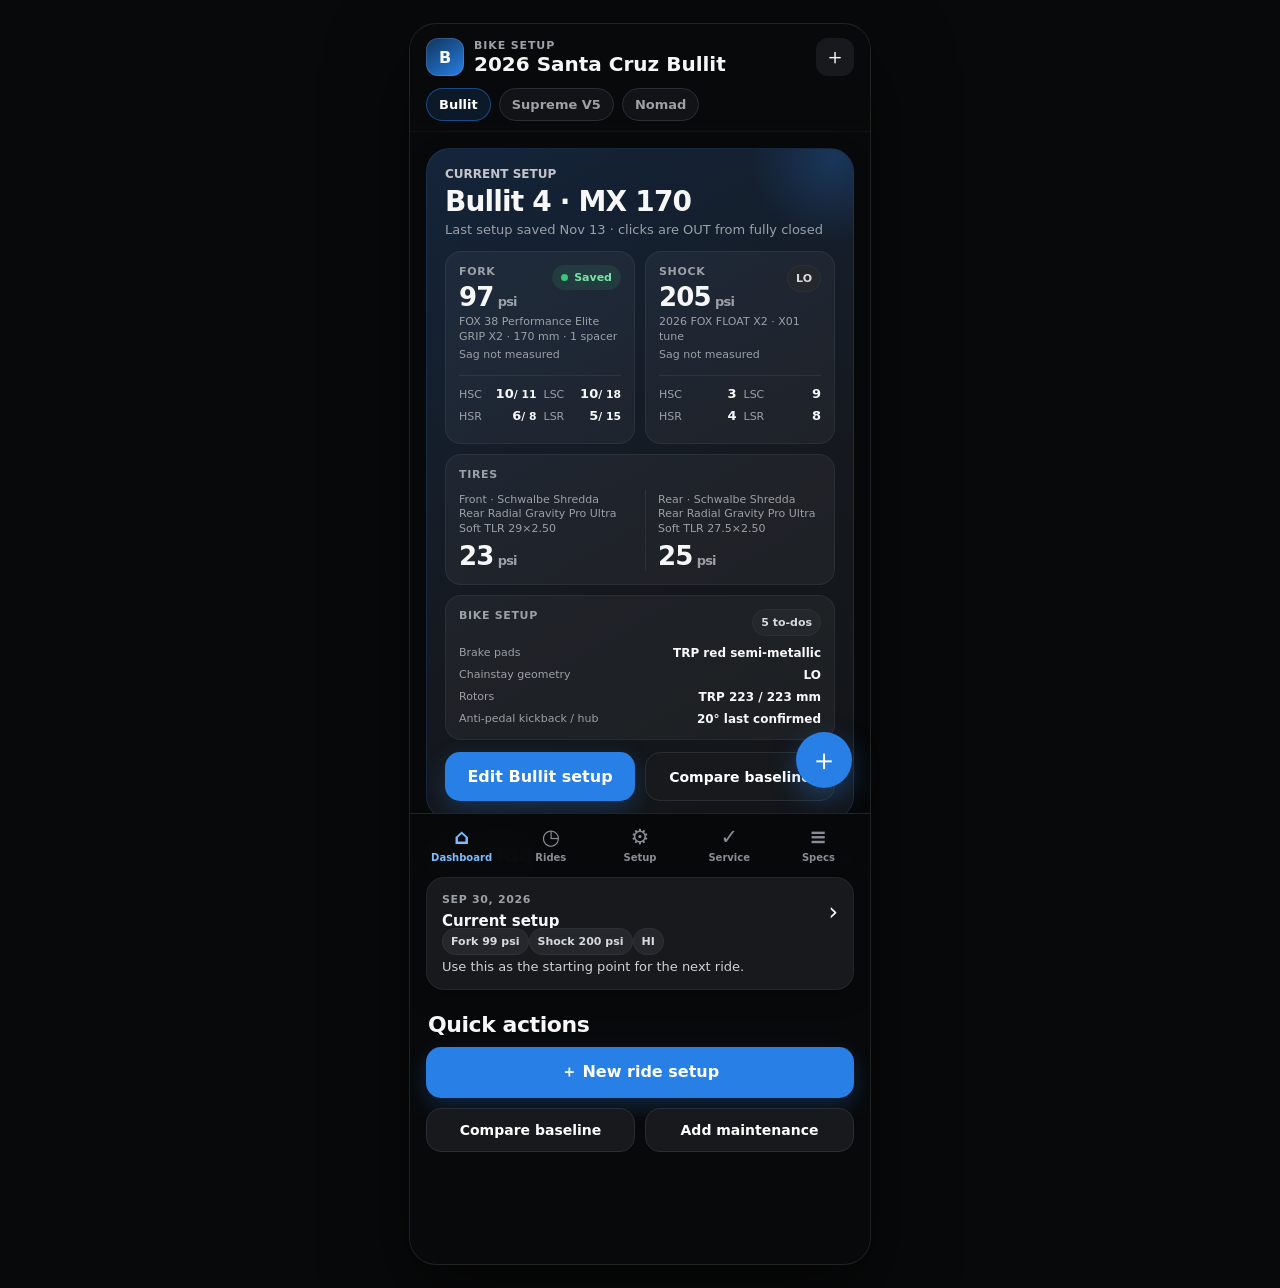
<file: index.html>
<!doctype html>
<html lang="en">
<head>
<meta charset="utf-8" />
<meta name="viewport" content="width=device-width,initial-scale=1,viewport-fit=cover,user-scalable=no" />
<title>Bike Workshop — Bullit</title>
<link rel="manifest" href="manifest.webmanifest" />
<meta name="theme-color" content="#08090a" />
<meta name="apple-mobile-web-app-capable" content="yes" />
<meta name="apple-mobile-web-app-status-bar-style" content="black-translucent" />
<meta name="apple-mobile-web-app-title" content="Bike Workshop" />
<link rel="apple-touch-icon" href="icon-180.png" />
<style>
  :root{
    --bg:#08090a;
    --panel:#17191c;
    --panel2:#202328;
    --panel3:#111316;
    --text:#f7f7f8;
    --muted:#9ca0a7;
    --faint:#656a72;
    --accent:#287fe6;
    --accent2:#7cbcff;
    --good:#39c776;
    --warn:#ffb340;
    --blue:#3aa4ff;
    --line:#2a2e34;
    --shadow:0 8px 24px rgba(0,0,0,.22);
    --radius:18px;
  }
  *{box-sizing:border-box;-webkit-tap-highlight-color:transparent}
  html,body{margin:0;background:var(--bg);color:var(--text);font-family:-apple-system,BlinkMacSystemFont,"SF Pro Display","SF Pro Text",Inter,system-ui,sans-serif}
  body{min-height:100vh;overflow-x:hidden}
  button,input,textarea,select{font:inherit}
  .app{max-width:460px;margin:0 auto;min-height:100vh;background:var(--bg);padding-bottom:96px}
  .safe-top{height:max(12px,env(safe-area-inset-top))}
  header{position:sticky;top:0;z-index:50;background:linear-gradient(180deg,#08090a 78%,rgba(8,9,10,.92));padding:8px 16px 10px;border-bottom:1px solid rgba(255,255,255,.035)}
  .topline{display:flex;align-items:center;justify-content:space-between;gap:12px}
  .brand{display:flex;align-items:center;gap:10px;min-width:0}
  .bike-dot{width:38px;height:38px;border-radius:12px;background:linear-gradient(145deg,#10345b,#287fe6);box-shadow:inset 0 0 0 1px rgba(255,255,255,.12);display:grid;place-items:center;font-weight:900}
  .titlewrap{min-width:0}
  .eyebrow{font-size:11px;color:var(--muted);font-weight:700;letter-spacing:.08em;text-transform:uppercase}
  .title{font-size:20px;font-weight:800;white-space:nowrap;overflow:hidden;text-overflow:ellipsis}
  .iconbtn{width:38px;height:38px;border:0;border-radius:12px;background:var(--panel);color:var(--text);font-size:22px;display:grid;place-items:center}
  .bike-tabs{display:flex;gap:8px;margin-top:12px;overflow:auto;scrollbar-width:none}
  .bike-tabs::-webkit-scrollbar{display:none}
  .bike-tab{flex:0 0 auto;border:1px solid var(--line);background:#111316;color:var(--muted);padding:8px 12px;border-radius:999px;font-size:13px;font-weight:750}
  .bike-tab.active{background:rgba(40,127,230,.14);border-color:rgba(40,127,230,.5);color:#fff}
  .bike-tab.disabled{opacity:.45}
  main{padding:16px}
  .screen{display:none;animation:fade .16s ease}
  .screen.active{display:block}
  @keyframes fade{from{opacity:.7;transform:translateY(3px)}to{opacity:1;transform:none}}
  .hero{background:linear-gradient(150deg,#14243a,#15191f 58%,#121417);border:1px solid rgba(40,127,230,.18);border-radius:24px;padding:18px;box-shadow:var(--shadow);position:relative;overflow:hidden}
  .hero:after{content:"";position:absolute;right:-70px;top:-80px;width:180px;height:180px;border-radius:50%;background:radial-gradient(circle,rgba(40,127,230,.24),rgba(40,127,230,0) 66%)}
  .hero .small{font-size:12px;color:#c4c5c8;font-weight:700}
  .hero h1{font-size:28px;margin:4px 0 4px;letter-spacing:-.03em}
  .hero p{font-size:13px;color:var(--muted);margin:0}
  .quick-row{display:grid;grid-template-columns:1fr 1fr;gap:10px;margin-top:14px}
  .current-grid{display:grid;grid-template-columns:1fr 1fr;gap:10px;margin-top:14px}
  .setup-summary{background:rgba(255,255,255,.045);border:1px solid rgba(255,255,255,.06);border-radius:16px;padding:13px;min-width:0}
  .setup-summary.wide{grid-column:1/-1}
  .setup-summary-head{display:flex;align-items:flex-start;justify-content:space-between;gap:8px}
  .setup-summary .label{font-size:11px;color:var(--muted);font-weight:800;text-transform:uppercase;letter-spacing:.06em}
  .setup-summary .value{font-size:26px;font-weight:900;letter-spacing:-.03em;margin-top:4px}
  .setup-summary .sub{font-size:11px;color:var(--muted);line-height:1.35;margin-top:3px}
  .damping-grid{display:grid;grid-template-columns:1fr 1fr;gap:7px;margin-top:12px;padding-top:10px;border-top:1px solid rgba(255,255,255,.07)}
  .damping-item{display:flex;align-items:baseline;justify-content:space-between;gap:6px;font-size:11px;color:var(--muted)}
  .damping-item strong{color:var(--text);font-size:13px;font-variant-numeric:tabular-nums}
  .split-metrics{display:grid;grid-template-columns:1fr 1fr;gap:10px;margin-top:9px}
  .split-metric{padding-right:8px}
  .split-metric+.split-metric{border-left:1px solid rgba(255,255,255,.07);padding-left:12px;padding-right:0}
  .setup-lines{display:grid;gap:8px;margin-top:10px}
  .setup-line{display:flex;justify-content:space-between;gap:12px;font-size:11px;color:var(--muted)}
  .setup-line strong{color:var(--text);font-size:12px;text-align:right}
  .metric{background:rgba(255,255,255,.045);border:1px solid rgba(255,255,255,.06);border-radius:15px;padding:12px;min-height:78px}
  .metric .label{font-size:11px;color:var(--muted);font-weight:700;text-transform:uppercase;letter-spacing:.06em}
  .metric .value{font-size:23px;font-weight:850;margin-top:5px}
  .metric .sub{font-size:11px;color:var(--muted);margin-top:2px}
  .section-title{display:flex;align-items:end;justify-content:space-between;margin:22px 2px 10px}
  .section-title h2{margin:0;font-size:22px;letter-spacing:-.02em}
  .section-title button{background:none;border:0;color:var(--blue);font-size:13px;font-weight:750;padding:0}
  .grid2{display:grid;grid-template-columns:1fr 1fr;gap:10px}
  .card{background:var(--panel);border:1px solid rgba(255,255,255,.05);border-radius:var(--radius);padding:15px;box-shadow:var(--shadow)}
  .card h3{margin:0;font-size:15px}
  .card .kicker{font-size:11px;color:var(--muted);font-weight:750;text-transform:uppercase;letter-spacing:.06em;margin-bottom:6px}
  .big-number{font-size:33px;font-weight:900;letter-spacing:-.04em;line-height:1}
  .unit{font-size:13px;color:var(--muted);font-weight:700;margin-left:4px}
  .row{display:flex;align-items:center;justify-content:space-between;gap:12px}
  .mini-list{display:grid;gap:9px;margin-top:12px}
  .mini-line{display:flex;justify-content:space-between;font-size:12px;color:var(--muted)}
  .mini-line strong{color:var(--text);font-size:12px}
  .status-pill{display:inline-flex;align-items:center;gap:6px;padding:6px 9px;border-radius:999px;background:rgba(57,199,118,.12);color:#79e5a5;font-weight:750;font-size:11px}
  .status-dot{width:7px;height:7px;background:var(--good);border-radius:50%}
  .primary{width:100%;border:0;border-radius:15px;background:var(--accent);color:white;font-weight:850;padding:15px 16px;font-size:16px;box-shadow:0 8px 22px rgba(40,127,230,.25)}
  .secondary{width:100%;border:1px solid var(--line);border-radius:15px;background:var(--panel);color:white;font-weight:800;padding:13px 16px;font-size:14px}
  .action-grid{display:grid;grid-template-columns:1fr 1fr;gap:10px;margin-top:10px}
  .ride-card{background:var(--panel);border:1px solid rgba(255,255,255,.05);border-radius:16px;padding:14px;margin-bottom:10px}
  .ride-card .date{font-weight:850;font-size:15px}
  .ride-card .meta{color:var(--muted);font-size:12px;margin-top:3px}
  .ride-card .chips{display:flex;gap:6px;flex-wrap:wrap;margin-top:10px}
  .chip{background:#24272c;border:1px solid #2d3137;color:#d7d9dd;font-size:11px;font-weight:700;border-radius:999px;padding:6px 8px}
  .ride-card .note{font-size:13px;color:#d6d7d9;line-height:1.35;margin-top:10px}
  .seg{display:grid;grid-template-columns:repeat(2,1fr);background:#101215;border:1px solid var(--line);padding:3px;border-radius:12px;gap:3px}
  .seg button{border:0;border-radius:9px;background:transparent;color:var(--muted);font-size:12px;font-weight:800;padding:8px}
  .seg button.active{background:#2b2f34;color:white}
  .setup-head{display:flex;justify-content:space-between;align-items:end;gap:10px;margin-bottom:12px}
  .setup-head h2{margin:0;font-size:24px}
  .setup-head p{margin:4px 0 0;color:var(--muted);font-size:12px}
  .component-card{background:var(--panel);border:1px solid rgba(255,255,255,.05);border-radius:20px;overflow:hidden;margin-bottom:14px}
  .component-header{padding:14px 15px;border-bottom:1px solid var(--line);display:flex;justify-content:space-between;align-items:center}
  .component-header .name{font-weight:900}
  .component-header .desc{font-size:11px;color:var(--muted);margin-top:2px}
  .compare-row{padding:13px 15px;border-bottom:1px solid rgba(255,255,255,.05)}
  .compare-row:last-child{border-bottom:0}
  .compare-top{display:grid;grid-template-columns:minmax(70px,1fr) 64px 64px 48px;gap:6px;align-items:center}
  .compare-top .setting{font-weight:800;font-size:13px}
  .compare-top .your,.compare-top .base,.compare-top .delta{font-size:12px;text-align:right;font-variant-numeric:tabular-nums}
  .compare-top .your{font-weight:850;color:#fff}
  .compare-top .base{color:#b9bcc2}
  .compare-top .delta{font-weight:800}
  .delta.good{color:#79e5a5}.delta.warn{color:#ffca72}.delta.neutral{color:#c7c9cd}
  .compare-labels{display:grid;grid-template-columns:minmax(70px,1fr) 64px 64px 48px;gap:6px;color:var(--faint);font-size:9px;text-transform:uppercase;letter-spacing:.06em;margin-bottom:6px}
  .compare-labels span:not(:first-child){text-align:right}
  .barwrap{margin-top:9px;position:relative;height:12px;background:#0e1012;border-radius:999px;border:1px solid #2b2f34;overflow:visible}
  .barfill{position:absolute;left:0;top:0;bottom:0;border-radius:999px;background:linear-gradient(90deg,#287fe6,#7cbcff)}
  .baseline{position:absolute;top:-4px;bottom:-4px;width:2px;background:#f3f3f3;border-radius:2px;opacity:.92}
  .mine-dot{position:absolute;top:50%;width:10px;height:10px;margin-left:-5px;margin-top:-5px;border-radius:50%;background:#fff;box-shadow:0 0 0 3px rgba(40,127,230,.3)}
  .row-note{font-size:11px;color:var(--muted);line-height:1.35;margin-top:8px}
  .assessment{background:linear-gradient(180deg,#17191c,#141619);border-left:3px solid var(--accent);border-radius:14px;padding:13px 14px;margin:12px 15px 15px}
  .assessment h4{margin:0 0 9px;font-size:13px;color:#96caff}
  .assessment p{margin:6px 0;color:#cfd1d5;font-size:11px;line-height:1.45}
  .assessment b{color:white}
  .todo{display:flex;align-items:flex-start;gap:10px;padding:11px 0;border-bottom:1px solid var(--line)}
  .todo:last-child{border-bottom:0}
  .check{width:22px;height:22px;border:2px solid #4b5058;border-radius:7px;flex:none;margin-top:1px}
  .todo .text{font-size:13px;font-weight:700}.todo .small{font-size:11px;color:var(--muted);margin-top:3px}
  .spec-list{display:grid;gap:0}
  .spec-row{display:flex;justify-content:space-between;gap:20px;padding:11px 0;border-bottom:1px solid var(--line);font-size:12px}
  .spec-row:last-child{border:0}.spec-row span{color:var(--muted)}.spec-row strong{text-align:right}
  nav{position:fixed;bottom:0;left:50%;transform:translateX(-50%);width:min(460px,100%);z-index:70;background:rgba(8,9,10,.96);backdrop-filter:blur(18px);border-top:1px solid #202328;padding:8px 7px max(8px,env(safe-area-inset-bottom));display:grid;grid-template-columns:repeat(5,1fr)}
  nav button{border:0;background:none;color:#888d95;display:flex;flex-direction:column;align-items:center;gap:4px;font-size:10px;font-weight:700;padding:5px 0}
  nav .ico{font-size:21px;line-height:1}
  nav button.active{color:var(--accent2)}
  .fab{position:fixed;right:max(18px,calc((100vw - 460px)/2 + 18px));bottom:92px;width:56px;height:56px;border-radius:50%;border:0;background:var(--accent);color:white;font-size:30px;box-shadow:0 10px 28px rgba(40,127,230,.36);z-index:60;display:grid;place-items:center}
  .modal-back{display:none;position:fixed;inset:0;z-index:100;background:rgba(0,0,0,.62);backdrop-filter:blur(6px);align-items:flex-end;justify-content:center}
  .modal-back.open{display:flex}
  .sheet{width:min(460px,100%);max-height:90vh;overflow:auto;background:#111317;border-radius:24px 24px 0 0;border-top:1px solid #343840;padding:12px 16px calc(20px + env(safe-area-inset-bottom));box-shadow:0 -18px 50px rgba(0,0,0,.5)}
  .grab{width:42px;height:5px;border-radius:999px;background:#454a52;margin:0 auto 14px}
  .sheet h2{margin:0 0 3px;font-size:23px}.sheet .subhead{color:var(--muted);font-size:12px;margin-bottom:16px}
  .field{margin-bottom:14px}.field label{display:block;font-size:11px;color:var(--muted);font-weight:800;text-transform:uppercase;letter-spacing:.05em;margin-bottom:7px}
  input[type=text], input[type=number], input[type=date], textarea, select{width:100%;border:1px solid #32363d;background:#1b1e22;color:white;border-radius:12px;padding:12px;outline:none}
  textarea{min-height:82px;resize:vertical}
  .stepper{display:grid;grid-template-columns:44px 1fr 44px;align-items:center;border:1px solid #32363d;border-radius:12px;overflow:hidden;background:#1b1e22}
  .stepper button{height:46px;border:0;background:#25292e;color:white;font-size:24px;font-weight:400}.stepper .stepvalue{text-align:center;font-size:18px;font-weight:850;font-variant-numeric:tabular-nums}.stepper .stepvalue small{font-size:11px;color:var(--muted);font-weight:700}
  .fieldgrid{display:grid;grid-template-columns:1fr 1fr;gap:10px}
  .sheet-actions{display:grid;grid-template-columns:1fr 1.5fr;gap:10px;position:sticky;bottom:0;background:linear-gradient(180deg,rgba(17,19,23,0),#111317 28%);padding-top:14px}
  .empty{color:var(--muted);font-size:12px;text-align:center;padding:24px}
  .tiny{font-size:10px;color:var(--faint);line-height:1.4}

  .subtabs{display:grid;grid-template-columns:repeat(4,1fr);gap:5px;background:#101215;border:1px solid var(--line);padding:4px;border-radius:14px;margin-bottom:14px;position:sticky;top:121px;z-index:30}
  .subtabs button{border:0;border-radius:10px;background:transparent;color:var(--muted);font-size:11px;font-weight:850;padding:9px 4px}
  .subtabs button.active{background:#2b2f34;color:#fff}
  .subview{display:none}.subview.active{display:block}
  .source-pill{display:inline-flex;align-items:center;padding:4px 7px;border-radius:999px;background:#25292e;color:#c9ccd1;font-size:9px;font-weight:800;letter-spacing:.04em;text-transform:uppercase}
  .data-note{font-size:11px;color:var(--muted);line-height:1.45;margin-top:9px}
  .geometry-head,.geometry-row{display:grid;grid-template-columns:minmax(0,1.35fr) .72fr .72fr;gap:8px;align-items:center}
  .geometry-head{padding:0 0 8px;color:var(--faint);font-size:9px;text-transform:uppercase;letter-spacing:.07em;font-weight:850}
  .geometry-head span:not(:first-child),.geometry-row strong{text-align:right}
  .geometry-row{padding:10px 0;border-bottom:1px solid var(--line);font-size:12px}
  .geometry-row:last-child{border:0}.geometry-row span{color:var(--muted)}.geometry-row strong{font-variant-numeric:tabular-nums}
  .warning-card{border:1px solid rgba(255,179,64,.36);background:rgba(255,179,64,.08);border-radius:14px;padding:12px;margin-top:12px;font-size:11px;line-height:1.45;color:#e7d4af}
  .torque-search{margin-bottom:12px}
  .torque-group{margin-bottom:14px}
  .torque-group-title{display:flex;justify-content:space-between;align-items:center;margin:0 2px 8px}
  .torque-group-title h3{margin:0;font-size:14px}
  .torque-item{display:grid;grid-template-columns:minmax(0,1fr) auto;gap:10px;padding:12px 0;border-bottom:1px solid var(--line)}
  .torque-item:last-child{border-bottom:0}.torque-name{font-size:12px;font-weight:800}.torque-meta{font-size:10px;color:var(--muted);line-height:1.4;margin-top:3px}.torque-value{text-align:right;font-size:15px;font-weight:900;white-space:nowrap}.torque-value small{display:block;font-size:9px;color:var(--muted);font-weight:700;margin-top:3px}
  .service-grid{display:grid;grid-template-columns:1fr 1fr;gap:9px;margin-top:11px}
  .service-tile{background:#111316;border:1px solid var(--line);border-radius:13px;padding:11px}.service-tile .k{font-size:9px;color:var(--muted);font-weight:800;text-transform:uppercase;letter-spacing:.05em}.service-tile .v{font-size:16px;font-weight:900;margin-top:4px}.service-tile .d{font-size:9px;color:var(--muted);line-height:1.35;margin-top:3px}
  .component-detail{margin-bottom:14px}.component-detail summary{list-style:none;cursor:pointer}.component-detail summary::-webkit-details-marker{display:none}.detail-head{display:flex;align-items:center;justify-content:space-between;gap:10px}.detail-arrow{font-size:20px;color:var(--muted);transition:transform .15s}.component-detail[open] .detail-arrow{transform:rotate(90deg)}
  .divider-title{font-size:11px;color:var(--accent2);font-weight:850;text-transform:uppercase;letter-spacing:.06em;margin:16px 0 7px}
  @media(max-width:380px){.subtabs button{font-size:10px}.geometry-row{font-size:11px}}
  @media (min-width:600px){body{padding:24px 0}.app{border-radius:26px;overflow:hidden;box-shadow:0 0 0 1px #222,0 30px 80px rgba(0,0,0,.55);min-height:900px}.safe-top{height:6px}nav{bottom:24px;border-radius:0 0 26px 26px}.fab{bottom:112px}}

  .mini-add{width:32px;height:32px;border-radius:10px;border:1px solid var(--line);background:#24272c;color:#fff;font-size:20px;display:grid;place-items:center}
  .todo-list{margin-top:10px}.todo{display:flex;gap:11px;align-items:flex-start;padding:11px 0;border-bottom:1px solid var(--line)}.todo:last-child{border-bottom:0}.todo .check{width:22px;height:22px;border:2px solid #51565f;border-radius:7px;flex:0 0 auto;display:grid;place-items:center;color:#fff;font-size:13px}.todo.done .check{background:var(--good);border-color:var(--good)}.todo.done .text{text-decoration:line-through;color:var(--faint)}.todo .text{font-size:13px;font-weight:800}.todo .small{font-size:10px;color:var(--muted);margin-top:3px}.todo-main{flex:1}.todo-delete{border:0;background:none;color:#777;font-size:18px;padding:0 2px}
  .after-block{border:1px solid #32363d;border-radius:14px;background:#15181c;margin-bottom:14px;overflow:hidden}.after-block summary{cursor:pointer;list-style:none;padding:13px 14px;font-size:13px;font-weight:850;display:flex;justify-content:space-between;gap:10px}.after-block summary::-webkit-details-marker{display:none}.after-block summary span{font-size:10px;color:var(--muted);font-weight:700}.after-content{padding:2px 12px 2px}.after-summary{margin-top:10px;border-top:1px solid var(--line);padding-top:10px}.after-summary .line{font-size:11px;color:var(--muted);margin-top:5px}.after-summary strong{color:#fff}.ride-actions{display:flex;gap:8px;margin-top:11px}.ride-actions button{border:1px solid var(--line);background:#23262b;color:#fff;border-radius:10px;padding:8px 10px;font-size:11px;font-weight:800}.compact-sheet{max-height:72vh}.install-badge{position:fixed;left:50%;transform:translateX(-50%);bottom:92px;background:#1d2024;border:1px solid #343840;border-radius:14px;padding:10px 13px;font-size:11px;color:#d7d9dd;z-index:90;box-shadow:var(--shadow);display:none;max-width:390px;width:calc(100% - 30px)}.install-badge.show{display:block}
</style>
</head>
<body>
<div class="app">
  <div class="safe-top"></div>
  <header>
    <div class="topline">
      <div class="brand">
        <div class="bike-dot">B</div>
        <div class="titlewrap">
          <div class="eyebrow">Bike Setup</div>
          <div class="title" id="appBikeTitle">2026 Santa Cruz Bullit</div>
        </div>
      </div>
      <button class="iconbtn" id="headerAdd" aria-label="New ride">＋</button>
    </div>
    <div class="bike-tabs">
      <button class="bike-tab active" data-bike="bullit">Bullit</button>
      <button class="bike-tab" data-bike="supreme">Supreme V5</button>
      <button class="bike-tab" data-bike="nomad">Nomad</button>
    </div>
  </header>

  <main>
    <section id="dashboard" class="screen active">
      <div class="hero">
        <div class="small">CURRENT SETUP</div>
        <h1 id="dashBikeTitle">Bullit 4 · MX 170</h1>
        <p>Last setup saved <span id="dashSavedDate">Sep 30</span> · clicks are OUT from fully closed</p>

        <div class="current-grid">
          <div class="setup-summary">
            <div class="setup-summary-head">
              <div><div class="label">Fork</div><div class="value"><span id="dashForkPsi">99</span><span class="unit">psi</span></div></div>
              <span class="status-pill"><span class="status-dot"></span>Saved</span>
            </div>
            <div class="sub" id="dashForkDesc">FOX 38 GRIP X2 · 170 mm · 1 spacer</div><div class="sub" id="dashForkSag">Sag not measured</div>
            <div class="damping-grid">
              <div class="damping-item"><span>HSC</span><strong><span id="dashHSC">10</span><small id="dashFMax">/ 11</small></strong></div>
              <div class="damping-item"><span>LSC</span><strong><span id="dashLSC">10</span><small id="dashFlMax">/ 18</small></strong></div>
              <div class="damping-item"><span>HSR</span><strong><span id="dashHSR">6</span><small id="dashFrMax">/ 8</small></strong></div>
              <div class="damping-item"><span>LSR</span><strong><span id="dashLSR">5</span><small id="dashFlrMax">/ 15</small></strong></div>
            </div>
          </div>

          <div class="setup-summary">
            <div class="setup-summary-head">
              <div><div class="label" id="dashShockLabel">Shock</div><div class="value"><span id="dashShockPsi">205</span><span class="unit" id="dashShockUnit">psi</span></div></div>
              <span class="chip" id="dashProgression">HI</span>
            </div>
            <div class="sub" id="dashShockDesc">2026 FOX FLOAT X2 · 205×65 · Bullit tune</div><div class="sub" id="dashShockSag">Recheck sag</div>
            <div class="damping-grid">
              <div class="damping-item"><span>HSC</span><strong id="dashShockHSC">4</strong></div>
              <div class="damping-item"><span>LSC</span><strong id="dashShockLSC">5</strong></div>
              <div class="damping-item"><span>HSR</span><strong id="dashShockHSR">3</strong></div>
              <div class="damping-item"><span>LSR</span><strong id="dashShockLSR">11</strong></div><div class="damping-item"><span id="dashHBO" style="display:none"></span></div>
            </div>
          </div>

          <div class="setup-summary wide">
            <div class="label">Tires</div>
            <div class="split-metrics">
              <div class="split-metric"><div class="sub">Front · <span id="dashFrontTire">Shredda Rear · 29×2.50</span></div><div class="value"><span id="dashFrontPsi">27</span><span class="unit">psi</span></div></div>
              <div class="split-metric"><div class="sub">Rear · <span id="dashRearTire">Shredda Rear · 27.5×2.50</span></div><div class="value"><span id="dashRearPsi">30</span><span class="unit">psi</span></div></div>
            </div>
          </div>

          <div class="setup-summary wide">
            <div class="setup-summary-head"><div class="label">Bike setup</div><span class="chip" id="todoCountChip">4 to-do</span></div>
            <div class="setup-lines">
              <div class="setup-line"><span>Brake pads</span><strong id="dashBrakePads">TRP red semi-metallic</strong></div><div class="setup-line"><span>Chainstay geometry</span><strong id="dashGeometry">LO</strong></div>
              <div class="setup-line"><span>Rotors</span><strong id="dashRotorSize">TRP 223 / 223 mm</strong></div>
              <div class="setup-line"><span>Anti-pedal kickback / hub</span><strong id="dashHub">20°</strong></div>
            </div>
          </div>
        </div>

        <div class="action-grid" style="margin-top:12px"><button class="primary" id="editCurrentSetup"><span id="dashSetupButton">Edit current setup</span></button><button class="secondary" data-go="setup">Compare baseline</button></div>
      </div>

      <div class="section-title"><h2>Last ride</h2><button data-go="rides">History</button></div>
      <div class="card" id="lastRideCard"></div>

      <div class="section-title"><h2>Quick actions</h2></div>
      <button class="primary" id="newRideMain">＋ New ride setup</button>
      <div class="action-grid"><button class="secondary" data-go="setup">Compare baseline</button><button class="secondary" data-go="service">Add maintenance</button></div>
    </section>

    <section id="rides" class="screen">
      <div class="setup-head"><div><h2>Ride log</h2><p>Newest first · full setup saved with every ride</p></div></div>
      <button class="primary" id="newRideRides">＋ New ride</button>
      <div style="height:14px"></div>
      <div id="rideList"></div>
    </section>

    <section id="setup" class="screen">
      <div class="setup-head">
        <div><h2>Suspension</h2><p>Current vs manufacturer starting point</p></div>
      </div>
      <div class="seg" id="baselineSelector" style="margin-bottom:10px"><button class="baseline-btn active" data-baseline="sc" id="baselineBrandLabel">Santa Cruz · 185 lb</button><button class="baseline-btn" data-baseline="fox" id="baselineManualLabel">FOX manual</button></div>
       <div class="data-note" id="suspensionReference" style="margin-bottom:14px"></div>
       <div class="tiny" id="supremeSourceLinks" style="display:none;margin-bottom:14px">
         References: <a href="https://www.commencal.com/en/frame-settings-supreme-dh-v5.html" target="_blank" rel="noopener noreferrer">Commencal Supreme DH V5 guide</a> ·
         <a href="https://tech.ridefox.com/bike/owners-manuals/3102/fork--2026-40mm" target="_blank" rel="noopener noreferrer">FOX 2026 40 GRIP X2</a> ·
         <a href="https://tech.ridefox.com/bike/owners-manuals/3167/fork--2027-40mm" target="_blank" rel="noopener noreferrer">FOX 2027 40 GRIP X2</a> ·
         <a href="https://www.sram.com/en/rockshox/models/rs-vivc-udh-c1" target="_blank" rel="noopener noreferrer">RockShox Vivid Coil Ultimate DH</a>.
         RockShox compression-adjuster reference may differ from Commencal's click counting; verify on hardware before translating numeric offsets.
       </div>

      <div class="component-card" id="forkCard">
        <div class="component-header"><div><div class="name">Fork</div><div class="desc" id="setupForkDesc">FOX 38 · GRIP X2 · 170 mm</div></div><div class="status-pill"><span class="status-dot"></span>Current</div></div>
        <div class="compare-labels" style="padding:10px 15px 0"><span>Setting</span><span>Your</span><span>Baseline</span><span>Δ</span></div>
        <div id="forkRows"></div>
        <div class="assessment">
          <h4>Setup assessment</h4>
          <p><b>Overall:</b> The Santa Cruz 185 lb reference is for the X01 Factory FOX 38. Your installed fork is Performance Elite GRIP X2, so use this as a setup reference, not an exact fork tune match.</p>
          <p><b>Trade-off:</b> Use the baseline as a starting reference, not a target. Your ride notes stay attached to the exact setup that produced them.</p>
          <p><b>Next test:</b> Change one damping parameter at a time and save a new ride so the history remains useful.</p>
        </div>
      </div>

      <div class="component-card" id="shockCard">
        <div class="component-header"><div><div class="name">Shock</div><div class="desc" id="setupShockDesc">2026 FOX FLOAT X2 · 205×65 · Bullit tune</div></div><div class="status-pill"><span class="status-dot"></span>Current</div></div>
        <div class="compare-labels" style="padding:10px 15px 0"><span>Setting</span><span>Your</span><span>Baseline</span><span>Δ</span></div>
        <div id="shockRows"></div>
        <div class="assessment">
          <h4>Baseline notes</h4>
          <p><b>Santa Cruz 185 lb X01 baseline:</b> 215 psi and 28–30% sag; rebound LSR 11 / HSR 3, compression LSC 6 / HSC 3, all clicks OUT. Your installed X2 came from the X01.</p>
          <p><b>Current:</b> 205 psi, LOW shock progression and LOW chainstay geometry. Remeasure sag after the pressure change.</p>
        </div>
      </div>

      <div class="tiny">Sources: <a href="https://www.santacruzbicycles.com/pages/product-support/bullit-4-my-26" target="_blank" rel="noopener noreferrer">Santa Cruz Bullit 4 support / suspension calculator</a> (185 lb X01 AXS snapshot) and <a href="https://tech.ridefox.com/bike/owners-manuals/3023/shock--2026-float-x2" target="_blank" rel="noopener noreferrer">FOX 2026 FLOAT X2 manual</a>. These references never overwrite your saved setup.</div>
    </section>

    <section id="service" class="screen">
      <div class="setup-head"><div><h2>Service</h2><p>To do + maintenance history</p></div></div>
      <div class="card">
        <div class="row"><h3>To do</h3><div class="row" style="gap:8px"><span class="chip" id="todoOpenCount">0 open</span><button class="mini-add" id="addTodoBtn">＋</button></div></div>
        <div id="todoList" class="todo-list"></div>
      </div>

      <div class="section-title"><h2>Maintenance</h2><button id="addMaintenanceBtn">Add</button></div>
      <div id="maintenanceList"></div>

      <div class="section-title"><h2>App & backup</h2></div>
      <div class="card">
        <div class="mini-list">
          <div class="mini-line"><span>Storage</span><strong>Local on this iPhone</strong></div>
          <div class="mini-line"><span>Offline</span><strong>Yes after first load</strong></div>
          <div class="mini-line"><span>Version</span><strong>0.4.5 PWA</strong></div>
        </div>
        <div class="action-grid" style="margin-top:14px">
          <button class="secondary" id="exportBtn">Export backup</button>
          <button class="secondary" id="importBtn">Import backup</button>
        </div>
        <input id="importFile" type="file" accept="application/json,.json" hidden />
        <div class="data-note"><b>All-bike backup:</b> Export includes Bullit, Nomad, Supreme setups, rides, service and to-dos in one JSON file. Save to iCloud Drive. Import of a v0.4 backup replaces all bikes; older Bullit-only backups replace Bullit records only.</div>
      </div>
    </section>

    <section id="bike" class="screen">
      <div class="setup-head"><div><h2>Specs</h2><p>Bike reference · geometry · torque · component service</p></div></div>
      <div class="subtabs" id="specTabs">
        <button class="spec-tab active" data-specview="build">Build</button>
        <button class="spec-tab" data-specview="geometry">Geometry</button>
        <button class="spec-tab" data-specview="torque">Torque</button>
        <button class="spec-tab" data-specview="components">Components</button>
      </div>

      <div class="subview active" id="spec-build">
        <div id="otherBikeBuild" style="display:none"></div>
        <div class="card" id="bullitBuildCard">
          <div class="row"><div><div class="kicker">My current build</div><h3>2026 Bullit GX · Large</h3></div><span class="source-pill">Current</span></div>
          <div class="spec-list" style="margin-top:8px">
            <div class="spec-row"><span>Wheel setup</span><strong>29" front / 27.5" rear</strong></div>
            <div class="spec-row"><span>Fork</span><strong>FOX 38 Performance Elite · GRIP X2 · 170 mm</strong></div>
            <div class="spec-row"><span>Shock</span><strong>2026 FOX FLOAT X2 · 205×65 · Bullit tune</strong></div>
            <div class="spec-row"><span>Rear hub</span><strong>DT Swiss DEG DF · Anti-pedal kickback — 20° last confirmed</strong></div><div class="spec-row"><span>Flip chips</span><strong>Chainstay LOW · Shock LOW</strong></div>
            <div class="spec-row"><span>Front tire</span><strong>Shredda Rear Radial · Gravity Pro Ultra Soft · 29×2.50</strong></div>
            <div class="spec-row"><span>Rear tire</span><strong>Shredda Rear Radial · Gravity Pro Ultra Soft · 27.5×2.50</strong></div>
            <div class="spec-row"><span>Handlebar</span><strong>OneUp Carbon</strong></div>
            <div class="spec-row"><span>Grips</span><strong>ODI half-waffle</strong></div>
            <div class="spec-row"><span>Brakes</span><strong>Shimano Saint BR-M820</strong></div>
            <div class="spec-row"><span>Rotors / pads</span><strong>TRP 223 / 223 · red semi-metallic</strong></div>
          </div>
        </div>

        <div class="section-title" id="bullitFactoryTitle"><h2>Factory reference</h2></div>
        <div class="card" id="bullitFactoryCard">
          <div class="row"><div><div class="kicker">Santa Cruz</div><h3>2026 Bullit GX AXS</h3></div><span class="source-pill">Factory</span></div>
          <div class="spec-list" style="margin-top:8px">
            <div class="spec-row"><span>Frame</span><strong>Carbon C · MX · 170 mm</strong></div>
            <div class="spec-row"><span>Fork</span><strong>FOX 38 Performance Elite · GRIP X2 · 170 mm</strong></div>
            <div class="spec-row"><span>Shock</span><strong>FOX Float X Performance Elite · 205×65</strong></div>
            <div class="spec-row"><span>Drivetrain</span><strong>SRAM GX Eagle AXS T-Type · 12 spd</strong></div>
            <div class="spec-row"><span>Cranks</span><strong>SRAM GX Eagle · 155 mm</strong></div>
            <div class="spec-row"><span>Stem</span><strong>OneUp Enduro · 42 mm</strong></div>
            <div class="spec-row"><span>Dropper · Large</span><strong>OneUp · 210 mm · 31.6</strong></div>
            <div class="spec-row"><span>Motor / battery</span><strong>Bosch Performance CX BDU38 · 600 Wh</strong></div>
            <div class="spec-row"><span>Factory weight</span><strong>49.4 lb / 22.41 kg</strong></div>
          </div>
          <div class="data-note">Factory values are kept separate from your modified current build so service information does not silently follow parts you have replaced.</div>
        </div>
      </div>

      <div class="subview" id="spec-geometry">
        <div id="otherBikeGeometry" style="display:none"></div>
        <div class="card" id="bullitGeometryCard">
          <div class="row"><div><div class="kicker">2026 Bullit 4</div><h3>Large geometry</h3></div><span class="source-pill">Santa Cruz</span></div>
          <div class="geometry-head" style="margin-top:14px"><span>Measurement</span><span>HI</span><span>LO</span></div>
          <div class="geometry-row"><span>Reach</span><strong>480 mm</strong><strong>477 mm</strong></div>
          <div class="geometry-row"><span>Stack</span><strong>640 mm</strong><strong>643 mm</strong></div>
          <div class="geometry-row"><span>Head tube angle</span><strong>63.6°</strong><strong>63.3°</strong></div>
          <div class="geometry-row"><span>BB height</span><strong>346 mm</strong><strong>342 mm</strong></div>
          <div class="geometry-row"><span>BB drop · front</span><strong>27 mm</strong><strong>31 mm</strong></div>
          <div class="geometry-row"><span>BB drop · rear</span><strong>9 mm</strong><strong>13 mm</strong></div>
          <div class="geometry-row"><span>Seat tube angle</span><strong>78.7°</strong><strong>78.4°</strong></div>
          <div class="geometry-row"><span>Standover</span><strong>738 mm</strong><strong>733 mm</strong></div>
          <div class="geometry-row"><span>Head tube length</span><strong>120 mm</strong><strong>120 mm</strong></div>
          <div class="geometry-row"><span>Rear center</span><strong>446 mm</strong><strong>446 mm</strong></div>
          <div class="geometry-row"><span>Front center</span><strong>834 mm</strong><strong>834 mm</strong></div>
          <div class="geometry-row"><span>Wheelbase</span><strong>1280 mm</strong><strong>1280 mm</strong></div>
          <div class="geometry-row"><span>Top tube</span><strong>617 mm</strong><strong>617 mm</strong></div>
          <div class="geometry-row"><span>Seat tube</span><strong>420 mm</strong><strong>420 mm</strong></div>
        </div>

        <div class="section-title" id="bullitFrameTitle"><h2>Frame facts</h2></div>
        <div class="card" id="bullitFrameFacts">
          <div class="spec-list">
            <div class="spec-row"><span>Travel</span><strong>170 mm front / rear</strong></div>
            <div class="spec-row"><span>Fork offset</span><strong>44 mm</strong></div>
            <div class="spec-row"><span>Shock</span><strong>205×65 · upper trunnion · lower 8×30</strong></div>
            <div class="spec-row"><span>Rear spacing</span><strong>148 mm</strong></div>
            <div class="spec-row"><span>Rear brake mount</span><strong>200 PM</strong></div>
            <div class="spec-row"><span>Max rotor size</span><strong>220 mm</strong></div>
            <div class="spec-row"><span>Max tire clearance</span><strong>2.5"</strong></div>
            <div class="spec-row"><span>Max chainring</span><strong>36T</strong></div>
            <div class="spec-row"><span>UDH</span><strong>Yes</strong></div>
          </div>
          <div class="warning-card"><b>Current brake note:</b> Santa Cruz lists a 220 mm maximum rotor for the Bullit 4 frame. Your current TRP rotors are labeled 223 mm, so the app flags that 3 mm nominal difference for reference rather than treating the factory max as your installed size.</div>
        </div>
      </div>

      <div class="subview" id="spec-torque">
        <div id="otherBikeTorque" style="display:none"></div>
        <div class="torque-search" id="bullitTorqueSearch"><input id="torqueSearch" type="text" placeholder="Search torque — shock, axle, stem, crank…" /></div>
        <div id="torqueList">
          <div class="torque-group" data-torque-group>
            <div class="torque-group-title"><h3>Frame & suspension</h3><span class="source-pill">Santa Cruz</span></div>
            <div class="card">
              <div class="torque-item" data-search="shock lower flip chip m8x45"><div><div class="torque-name">Shock lower / rate flip-chip bolt</div><div class="torque-meta">M8×45 low-head SHCS · Loctite 242 on threads</div></div><div class="torque-value">15.6 Nm</div></div>
              <div class="torque-item" data-search="shock upper trunnion m10x10"><div><div class="torque-name">Shock upper trunnion screws</div><div class="torque-meta">M10×10 · 2 bolts · Loctite 242 threads, grease shaft</div></div><div class="torque-value">16 Nm</div></div>
              <div class="torque-item" data-search="pivot linkage axle m15x91"><div><div class="torque-name">Linkage pivot axle · M15×91</div><div class="torque-meta">Loctite 242 threads only · grease shaft</div></div><div class="torque-value">20 Nm</div></div>
              <div class="torque-item" data-search="pivot linkage axle m15x80.5"><div><div class="torque-name">Linkage pivot axle · M15×80.5</div><div class="torque-meta">Loctite 242 threads only · grease shaft</div></div><div class="torque-value">20 Nm</div></div>
              <div class="torque-item" data-search="linkage m6x20"><div><div class="torque-name">Linkage M6×20 SHCS</div><div class="torque-meta">2 bolts · Loctite 242</div></div><div class="torque-value">9 Nm</div></div>
              <div class="torque-item" data-search="linkage m10x20"><div><div class="torque-name">Linkage M10×20 bolts</div><div class="torque-meta">2 bolts · Loctite 242</div></div><div class="torque-value">16 Nm</div></div>
              <div class="torque-item" data-search="chainstay rear triangle m10x26"><div><div class="torque-name">Chainstay / rear-triangle M10×26</div><div class="torque-meta">2 bolts · Loctite 242 threads · grease shaft</div></div><div class="torque-value">16 Nm</div></div>
              <div class="torque-item" data-search="udh hanger"><div><div class="torque-name">UDH screw</div><div class="torque-meta">Reverse thread</div></div><div class="torque-value">20 Nm</div></div>
              <div class="torque-item" data-search="rear axle wheel"><div><div class="torque-name">Rear axle · 12×173.7</div><div class="torque-meta">Santa Cruz specifies grease on shaft + threads but does not publish a torque in the Bullit exploded table</div></div><div class="torque-value">See axle<small>marking / manual</small></div></div>
            </div>
          </div>

          <div class="torque-group" data-torque-group>
            <div class="torque-group-title"><h3>Cockpit, wheels & drivetrain</h3><span class="source-pill">Component</span></div>
            <div class="card">
              <div class="torque-item" data-search="fox front axle pinch fork"><div><div class="torque-name">FOX 38 floating-axle pinch bolt</div><div class="torque-meta">Drive-side dropout · after settling fork</div></div><div class="torque-value">5.1 Nm<small>FOX</small></div></div>
              <div class="torque-item" data-search="fox kaboltx axle"><div><div class="torque-name">FOX KaboltX front axle</div><div class="torque-meta">Torque value is etched on the axle head</div></div><div class="torque-value">Axle marking<small>FOX</small></div></div>
              <div class="torque-item" data-search="stem faceplate handlebar oneup"><div><div class="torque-name">OneUp stem faceplate</div><div class="torque-meta">Current OneUp carbon bar compatible limit</div></div><div class="torque-value">6 Nm<small>OneUp</small></div></div>
              <div class="torque-item" data-search="stem steerer oneup"><div><div class="torque-name">OneUp stem steerer bolts</div><div class="torque-meta">Align stem after headset preload</div></div><div class="torque-value">9 Nm<small>OneUp</small></div></div>
              <div class="torque-item" data-search="headset top cap oneup"><div><div class="torque-name">Headset top cap preload</div><div class="torque-meta">OneUp install guide · preload only, not a structural clamp</div></div><div class="torque-value">2–4 Nm<small>OneUp</small></div></div>
              <div class="torque-item" data-search="crank crankarm sram gx isis bosch"><div><div class="torque-name">SRAM GX ISIS crankarm bolt</div><div class="torque-meta">Both sides · 8 mm hex · grease ISIS spindle</div></div><div class="torque-value">54 Nm<small>SRAM</small></div></div>
              <div class="torque-item" data-search="brake caliper shimano saint"><div><div class="torque-name">Shimano Saint caliper / adapter bolts</div><div class="torque-meta">BR-M820 family mounting hardware</div></div><div class="torque-value">6–8 Nm<small>Shimano</small></div></div>
            </div>
          </div>
        </div>
        <div class="tiny">Torque reference is deliberately source-specific. If a component changes, its manufacturer torque should replace the old value instead of assuming the frame spec still applies.</div>
      </div>

      <div class="subview" id="spec-components">
        <div id="otherBikeComponents" style="display:none"></div>
        <details class="card component-detail" open>
          <summary><div class="detail-head"><div><div class="kicker">Fork</div><h3>FOX 38 Performance Elite · GRIP X2</h3></div><span class="detail-arrow">›</span></div></summary>
          <div class="data-note">2026 · 170 mm · FLOAT NA2 · lower-leg quick reference</div>
          <div class="divider-title">Lower service fluids</div>
          <div class="service-grid">
            <div class="service-tile"><div class="k">Air-side bath</div><div class="v">20 cc</div><div class="d">FOX 20 WT Gold</div></div>
            <div class="service-tile"><div class="k">Damper-side bath</div><div class="v">40 cc</div><div class="d">FOX 4 WT · GRIP X2</div></div>
            <div class="service-tile"><div class="k">Foam rings</div><div class="v">20 WT</div><div class="d">Soak in FOX 20 WT Gold</div></div>
            <div class="service-tile"><div class="k">Air chamber</div><div class="v">3 cc</div><div class="d">FOX 20 WT Gold · only if air spring is opened</div></div>
          </div>
          <div class="divider-title">Reassembly torque</div>
          <div class="spec-list">
            <div class="spec-row"><span>Air-side bottom nut</span><strong>5.7 Nm / 50 in-lb</strong></div>
            <div class="spec-row"><span>GRIP X2 damper bottom nut</span><strong>12.4 Nm / 110 in-lb</strong></div>
            <div class="spec-row"><span>Air-spring topcap</span><strong>24.8 Nm / 220 in-lb</strong></div>
          </div>
          <div class="divider-title">Parts / interval</div>
          <div class="spec-list">
            <div class="spec-row"><span>Dust-wiper kit</span><strong>803-01-493</strong></div>
            <div class="spec-row"><span>GRIP X2 seal kit</span><strong>803-04-086</strong></div>
            <div class="spec-row"><span>FOX listed full-service interval</span><strong>125 hr</strong></div>
          </div>
          <div class="warning-card"><b>Service distinction:</b> 20 cc / 40 cc are bath-oil quantities for a lower-leg service. The damper itself uses FOX 4 WT internally, but a full GRIP X2 damper rebuild is a separate procedure from a lowers service.</div>
        </details>

        <details class="card component-detail">
          <summary><div class="detail-head"><div><div class="kicker">Rear shock</div><h3>2026 FOX FLOAT X2 · 205×65</h3></div><span class="detail-arrow">›</span></div></summary>
          <div class="spec-list" style="margin-top:10px">
            <div class="spec-row"><span>Bike tune</span><strong>Bullit-specific</strong></div>
            <div class="spec-row"><span>Upper mount</span><strong>Trunnion · 16 Nm screws</strong></div>
            <div class="spec-row"><span>Lower mount</span><strong>8×30 · rate flip-chip bolt 15.6 Nm</strong></div>
          </div>
          <div class="data-note">Next component-service pass can add the exact FLOAT X2 air-can service fluids, seals and internal torques after the shock ID/tune is captured.</div>
        </details>

        <details class="card component-detail">
          <summary><div class="detail-head"><div><div class="kicker">Brakes</div><h3>Shimano Saint · TRP 223 rotors</h3></div><span class="detail-arrow">›</span></div></summary>
          <div class="spec-list" style="margin-top:10px">
            <div class="spec-row"><span>Caliper / adapter bolts</span><strong>6–8 Nm</strong></div>
            <div class="spec-row"><span>Pads</span><strong>TRP blue resin</strong></div>
            <div class="spec-row"><span>Rotors</span><strong>TRP 223 mm · front / rear</strong></div>
          </div>
        </details>

        <details class="card component-detail">
          <summary><div class="detail-head"><div><div class="kicker">Cockpit & drivetrain</div><h3>OneUp / SRAM GX</h3></div><span class="detail-arrow">›</span></div></summary>
          <div class="spec-list" style="margin-top:10px">
            <div class="spec-row"><span>Stem faceplate</span><strong>6 Nm</strong></div>
            <div class="spec-row"><span>Stem steerer bolts</span><strong>9 Nm</strong></div>
            <div class="spec-row"><span>SRAM GX ISIS crankarms</span><strong>54 Nm</strong></div>
          </div>
        </details>
      </div>
    </section>
  </main>

  <button class="fab" id="fab" aria-label="New ride">＋</button>
  <nav>
    <button class="navbtn active" data-screen="dashboard"><span class="ico">⌂</span><span>Dashboard</span></button>
    <button class="navbtn" data-screen="rides"><span class="ico">◷</span><span>Rides</span></button>
    <button class="navbtn" data-screen="setup"><span class="ico">⚙︎</span><span>Setup</span></button>
    <button class="navbtn" data-screen="service"><span class="ico">✓</span><span>Service</span></button>
    <button class="navbtn" data-screen="bike"><span class="ico">≡</span><span>Specs</span></button>
  </nav>
</div>

<div class="modal-back" id="rideModal">
  <div class="sheet">
    <div class="grab"></div>
    <h2>New ride</h2>
    <div class="subhead">Prefilled from your current setup — change only what you touched.</div>

    <div class="fieldgrid">
      <div class="field"><label>Date</label><input id="rideDate" type="date" /></div>
      <div class="field"><label>Conditions</label><select id="conditions"><option>Dry</option><option>Hero dirt</option><option>Damp</option><option>Wet</option><option>Dusty</option><option>Mud</option></select></div>
    </div>
    <div class="field"><label>Location / trail</label><input id="location" type="text" placeholder="Raging River · Mayday / BLT" /></div>

    <div class="fieldgrid">
      <div class="field"><label>Front tire PSI</label><div class="stepper" data-target="frontPsi" data-step="0.5"><button>-</button><div class="stepvalue"><span id="frontPsi">27</span> <small>psi</small></div><button>+</button></div></div>
      <div class="field"><label>Rear tire PSI</label><div class="stepper" data-target="rearPsi" data-step="0.5"><button>-</button><div class="stepvalue"><span id="rearPsi">30</span> <small>psi</small></div><button>+</button></div></div>
    </div>

    <div class="fieldgrid">
      <div class="field"><label>Front tire model</label><input type="text" id="frontTireModel" /></div>
       <div class="field"><label>Rear tire model</label><input type="text" id="rearTireModel" /></div>
       <div class="field"><label>Fork PSI</label><div class="stepper" data-target="forkPsi" data-step="1"><button>-</button><div class="stepvalue"><span id="forkPsi">99</span> <small>psi</small></div><button>+</button></div></div>
      <div class="field" id="shockPsiField"><label>Shock PSI</label><div class="stepper" data-target="shockPsi" data-step="1"><button>-</button><div class="stepvalue"><span id="shockPsi">200</span> <small>psi</small></div><button>+</button></div></div>
    </div>

    <div class="fieldgrid">
      <div class="field"><label>Fork model</label><input type="text" id="forkModel" /></div>
      <div class="field"><label>Rear shock model</label><input type="text" id="shockModel" /></div>
    </div>
    <div class="fieldgrid">
      <div class="field"><label>Fork travel (mm)</label><input type="number" min="0" step="1" id="forkTravelMm" /></div>
      <div class="field"><label>Shock stroke (mm)</label><input type="number" min="0" step="0.5" id="shockStrokeMm" /></div>
    </div>
    <div class="field"><label>Fork volume spacers / tokens</label><input type="number" min="0" step="1" id="spacersInput" /></div>
    <div class="fieldgrid">
      <div class="field"><label>Rear shock type</label><select id="shockType"><option value="air">Air</option><option value="coil">Coil</option></select></div>
      <div class="field" id="shockSpringField" style="display:none"><label>Spring (lb/in)</label><input type="number" min="0" step="25" id="shockSpringRate" /></div>
    </div>
    <div class="field" id="shockHboField" style="display:none"><label>Hydraulic bottom-out (clicks OUT)</label><input type="number" min="0" step="1" id="shockHbo" /></div>
    <div class="fieldgrid">
      <div class="field"><label>Brake pads</label><input type="text" id="brakePads" /></div>
      <div class="field"><label>Rotors</label><input type="text" id="rotorSpecs" /></div>
    </div>
    <div class="fieldgrid">
      <div class="field"><label>Fork sag (mm)</label><input type="number" min="0" max="170" step="0.5" inputmode="decimal" id="forkSagMm" placeholder="Not measured" /><div class="data-note"><span id="forkTravelNote">170</span> mm travel · <strong id="forkSagPct">—</strong> sag</div></div>
      <div class="field"><label>Shock sag (mm)</label><input type="number" min="0" max="65" step="0.5" inputmode="decimal" id="shockSagMm" placeholder="Recheck (was 19 mm)" /><div class="data-note"><span id="shockStrokeNote">65</span> mm stroke · <strong id="shockSagPct">—</strong> sag</div></div>
    </div>
    <div class="field"><label>Fork damping · clicks OUT from closed</label>
      <div class="fieldgrid">
        <div class="stepper" data-target="hsc" data-step="1"><button>-</button><div class="stepvalue">HSC <span id="hsc">8</span><small>/11</small></div><button>+</button></div>
        <div class="stepper" data-target="lsc" data-step="1"><button>-</button><div class="stepvalue">LSC <span id="lsc">10</span><small>/18</small></div><button>+</button></div>
        <div class="stepper" data-target="hsr" data-step="1"><button>-</button><div class="stepvalue">HSR <span id="hsr">6</span><small>/8</small></div><button>+</button></div>
        <div class="stepper" data-target="lsr" data-step="1"><button>-</button><div class="stepvalue">LSR <span id="lsr">6</span><small>/15</small></div><button>+</button></div>
      </div>
    </div>

    <div class="field"><label>Shock damping · clicks OUT from closed</label>
      <div class="data-note" id="shockAdjusterNote" style="display:none">RockShox Vivid Ultimate DH has ONE rebound knob (LSR). On C1 models, HSC/LSC use a CENTER 0 reference, unlike FOX clicks-out. The saved numbers reproduce your notes; confirm your exact shock revision before adjusting.</div>
      <div class="fieldgrid">
        <div class="stepper" data-target="shockHsc" data-step="1"><button>-</button><div class="stepvalue">HSC <span id="shockHsc">4</span></div><button>+</button></div>
        <div class="stepper" data-target="shockLsc" data-step="1"><button>-</button><div class="stepvalue">LSC <span id="shockLsc">5</span></div><button>+</button></div>
        <div class="stepper" id="shockHsrEditor" data-target="shockHsr" data-step="1"><button>-</button><div class="stepvalue">HSR <span id="shockHsr">3</span></div><button>+</button></div>
        <div class="stepper" data-target="shockLsr" data-step="1"><button>-</button><div class="stepvalue">LSR <span id="shockLsr">11</span></div><button>+</button></div>
      </div>
    </div>

    <div class="fieldgrid" id="bullitFlipFields">
      <div class="field"><label>Chainstay geometry</label><div class="seg"><button class="geometry" data-mode="HI">HI</button><button class="geometry active" data-mode="LO">LO</button></div></div>
      <div class="field"><label>Shock progression</label><div class="seg"><button class="progression" data-mode="HI">HI</button><button class="progression active" data-mode="LO">LO</button></div></div>
    </div>
    <div class="fieldgrid" id="nonBullitFlipFields" style="display:none">
      <div class="field"><label>Geometry</label><input type="text" id="geometryText" placeholder="HIGH" /></div>
      <div class="field"><label>Progression</label><input type="text" id="progressionText" placeholder="LINEAR" /></div>
    </div>
    <div class="field"><label>Before-ride note</label><textarea id="rideNotes" placeholder="What are you testing or changing on this ride?"></textarea></div>

    <details class="after-block" id="afterRideBlock">
      <summary>After ride notes <span>optional now — editable later</span></summary>
      <div class="after-content">
        <div class="fieldgrid">
          <div class="field"><label>Overall feel</label><select id="afterOverall"><option value="">—</option><option>Excellent</option><option>Good</option><option>Mixed</option><option>Harsh</option><option>Soft</option><option>Unsettled</option></select></div>
          <div class="field"><label>Bottom-out?</label><select id="afterBottom"><option value="">—</option><option>No</option><option>Light</option><option>Hard</option></select></div>
        </div>
        <div class="fieldgrid">
          <div class="field"><label>Fork travel used</label><input id="afterForkTravel" type="text" placeholder="e.g. 160 mm / full" /></div>
          <div class="field"><label>Shock travel used</label><input id="afterShockTravel" type="text" placeholder="e.g. 90% / full" /></div>
        </div>
        <div class="field"><label>Grip / support / chatter</label><textarea id="afterFeel" placeholder="Front grip, support in berms, hand chatter, rear traction…"></textarea></div>
        <div class="field"><label>What worked</label><textarea id="afterWorked" placeholder="What should stay the same?"></textarea></div>
        <div class="field"><label>What didn't</label><textarea id="afterDidnt" placeholder="What felt wrong or limited pace?"></textarea></div>
        <div class="field"><label>Next change / test</label><textarea id="afterNext" placeholder="One change to try next ride"></textarea></div>
        <div class="field"><label>Other notes</label><textarea id="afterNotes" placeholder="Anything else worth remembering"></textarea></div>
      </div>
    </details>

    <div class="sheet-actions"><button class="secondary" id="cancelRide">Cancel</button><button class="primary" id="saveRide">Save ride</button></div>
  </div>
</div>


<div class="modal-back" id="simpleModal">
  <div class="sheet compact-sheet">
    <div class="grab"></div>
    <h2 id="simpleTitle">Add item</h2>
    <div class="subhead" id="simpleSub"></div>
    <div id="simpleFields"></div>
    <div class="sheet-actions"><button class="secondary" id="simpleCancel">Cancel</button><button class="primary" id="simpleSave">Save</button></div>
  </div>
</div>

<script src="app.js?v=0.4.5"></script>

</body>
</html>
</file>
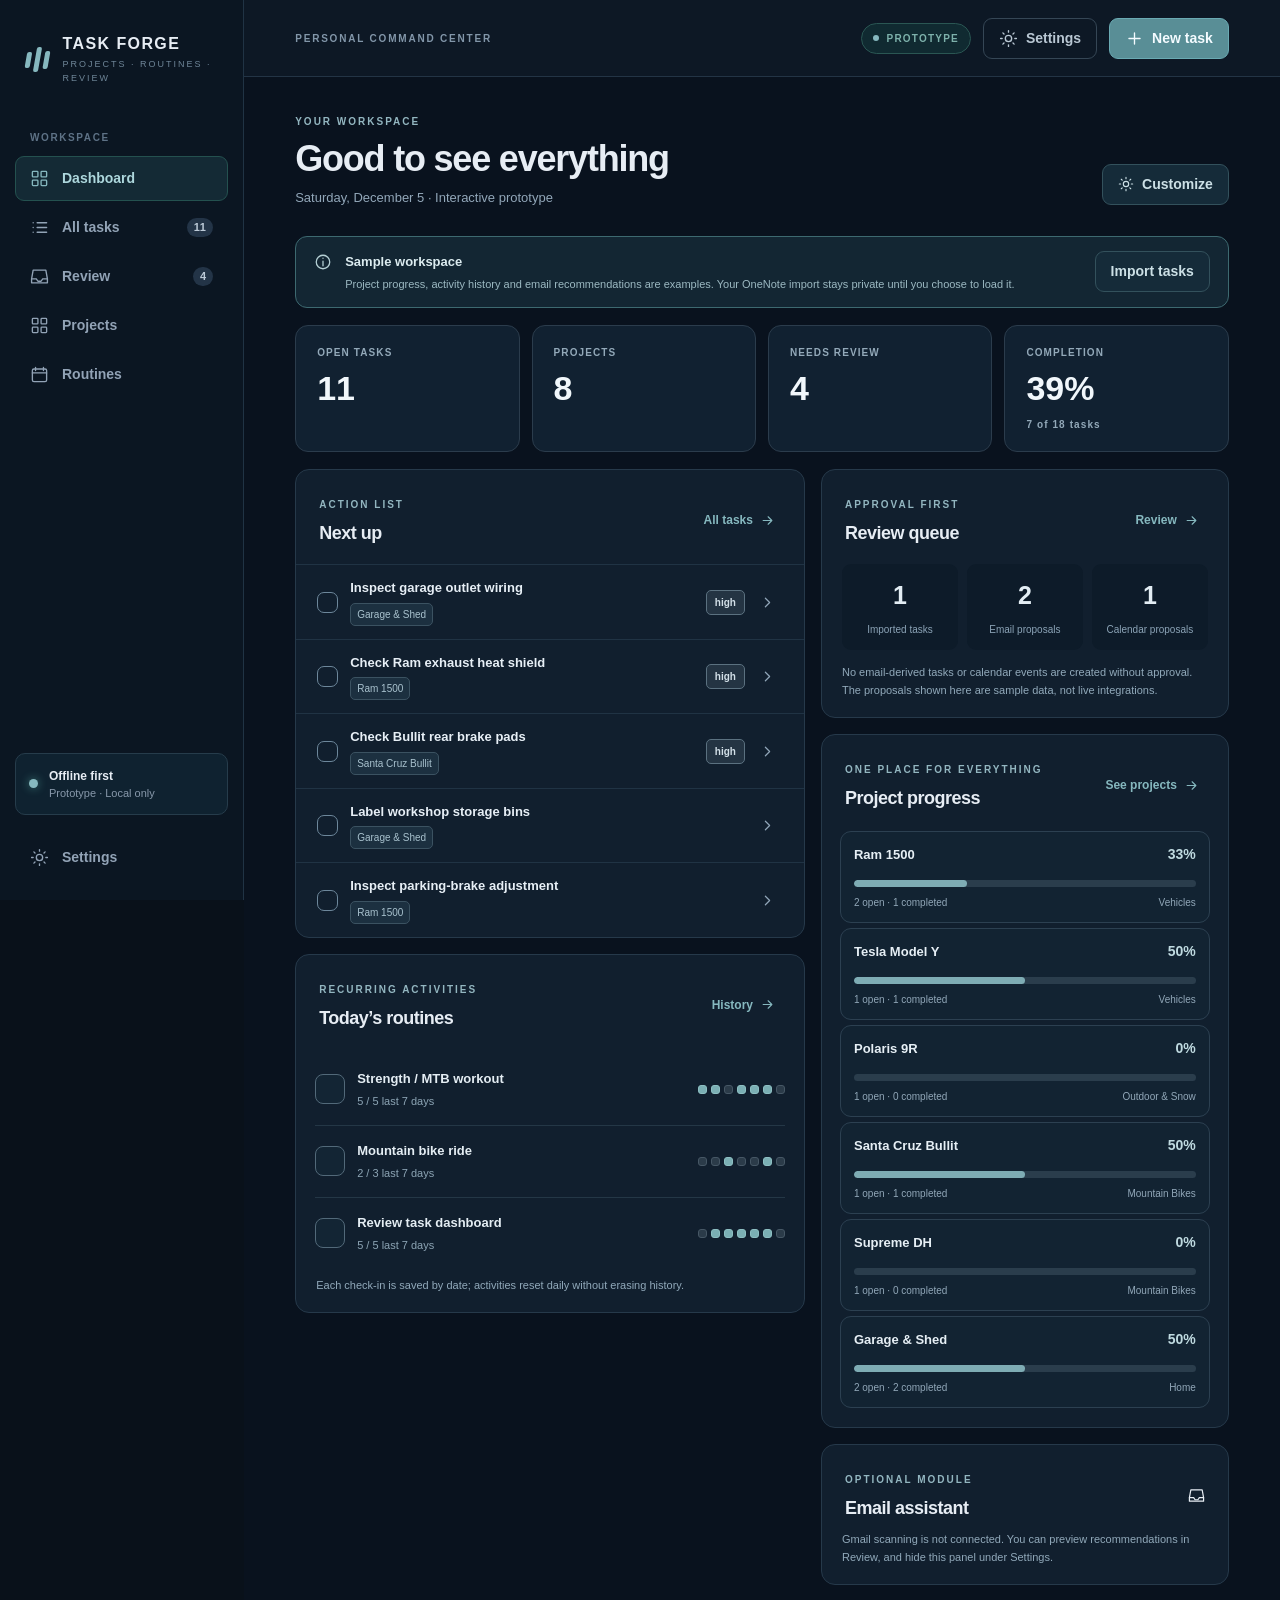
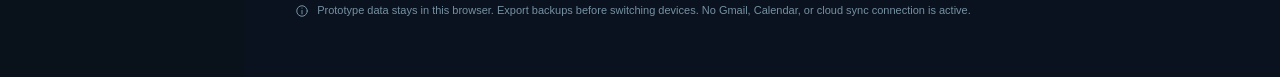
<file: task-forge-v3/index.html>
<!doctype html>
<html lang="en">
<head>
  <meta charset="utf-8" />
  <meta name="viewport" content="width=device-width, initial-scale=1, viewport-fit=cover" />
  <meta name="theme-color" content="#0a1420" />
  <meta name="apple-mobile-web-app-capable" content="yes" />
  <meta name="apple-mobile-web-app-status-bar-style" content="black-translucent" />
  <meta name="apple-mobile-web-app-title" content="Task Forge" />
  <meta name="description" content="An offline-first personal task dashboard." />
  
  
  
  <style>
:root{color-scheme:dark;--bg:#09121e;--bg2:#0b1827;--panel:#101f2e;--panel2:#142538;--panel3:#192c3d;--line:#243648;--muted:#8899ab;--text:#e7edf4;--subtext:#adbbca;--accent:#73e0ce;--accentDark:#123d42;--amber:#e7b97a;--red:#f08b8a;--radius:15px;--shadow:0 15px 45px rgba(0,0,0,.14)}
*{box-sizing:border-box}html,body{margin:0;min-height:100%;background:var(--bg);color:var(--text);font:14px/1.5 -apple-system,BlinkMacSystemFont,"Segoe UI",Inter,Roboto,Helvetica,Arial,sans-serif}button,input,textarea,select{font:inherit}button{cursor:pointer}button:disabled{opacity:.4;cursor:not-allowed}button:focus-visible,input:focus-visible,select:focus-visible,textarea:focus-visible,[role=button]:focus-visible{outline:2px solid var(--accent);outline-offset:3px}svg{display:block;flex-shrink:0}h1,h2,h3,p{margin:0}h1{font-size:clamp(27px,3.1vw,36px);letter-spacing:-1.2px;line-height:1.15;font-weight:720}h2{font-size:18px;letter-spacing:-.5px;font-weight:680}h3{font-size:16px;font-weight:660}b,strong{font-weight:700}
.app-shell{display:flex;min-height:100vh}.sidebar{position:fixed;left:0;top:0;bottom:0;z-index:4;display:flex;flex-direction:column;width:244px;background:#0a1624;border-right:1px solid #203344;padding:30px 15px 20px}.main-column{width:calc(100% - 244px);margin-left:244px;min-width:0;background:radial-gradient(ellipse 800px 450px at 66% -15%,#1533436e,transparent 72%),var(--bg)}
.brand{display:flex;gap:12px;align-items:center;padding:4px 11px 45px}.brand strong{display:block;font-weight:800;letter-spacing:1.4px;font-size:16px;line-height:1.25}.brand small{display:block;color:#6e8597;font-size:9px;letter-spacing:2px;margin-top:4px}.brand-logo{display:grid;grid-template-columns:repeat(3,5px);gap:4px;align-items:center;width:32px;height:31px;transform:skew(-10deg)}.brand-logo span{background:var(--accent);width:5px;border-radius:2px}.brand-logo span:nth-child(1){height:16px}.brand-logo span:nth-child(2){height:25px}.brand-logo span:nth-child(3){height:18px}.nav-heading{font-size:10px;font-weight:750;letter-spacing:1.6px;color:#5e7286;margin:0 15px 11px}.side-nav{display:flex;flex-direction:column;gap:4px}.nav-link{background:none;border:1px solid transparent;color:#92a3b6;display:flex;align-items:center;gap:13px;width:100%;text-align:left;padding:11px 14px;border-radius:9px;font-weight:600;transition:.14s ease}.nav-link .nav-icon{display:inline-flex}.nav-link:hover,.nav-link.selected{color:#e9f6f7;background:#142a35}.nav-link.selected{border-color:#24514f}.nav-link.selected .nav-icon{color:var(--accent)}.nav-count{margin-left:auto;border-radius:50px;background:#233447;color:#bdcbd8;font-size:11px;padding:1px 7px;font-weight:700}.sidebar-bottom{margin-top:auto;display:flex;flex-direction:column;gap:20px}.storage-note{background:#0f2230;border:1px solid #263c4b;border-radius:10px;display:flex;gap:11px;align-items:center;padding:13px}.storage-note b,.storage-note small{display:block}.storage-note b{font-size:12px}.storage-note small{font-size:11px;color:var(--muted)}.storage-dot{width:9px;height:9px;border-radius:50%;background:var(--accent);box-shadow:0 0 10px #73e0ce7a}
.topbar{height:77px;display:flex;align-items:center;justify-content:space-between;border-bottom:1px solid #233445;padding:0 clamp(20px,4vw,54px);background:#0b1724c0}.topbar-left,.topbar-actions{display:flex;align-items:center;gap:12px}.topbar-label{color:#8296a9;font-size:10px;font-weight:700;letter-spacing:1.8px}.sync-indicator{font-size:10px;letter-spacing:1.2px;color:#7db1ab;border:1px solid #2a5653;background:#102a31;border-radius:20px;padding:7px 11px;font-weight:760;display:inline-flex;gap:8px;align-items:center}.sync-indicator span{height:6px;width:6px;background:var(--accent);border-radius:50%}.mobile-brand{display:none}
.btn{display:inline-flex;justify-content:center;align-items:center;gap:8px;min-height:38px;padding:9px 15px;border-radius:9px;border:1px solid transparent;font-weight:680;white-space:nowrap;transition:.16s ease}.btn-primary{background:var(--accent);color:#092a2d;border-color:var(--accent)}.btn-primary:hover{background:#a0f4e5}.btn-outline{background:#152b39;border-color:#33515c;color:#cce0e6}.btn-outline:hover{background:#1c3848}.btn-subtle{color:#b9c7d3;background:transparent;border-color:#354655}.btn-subtle:hover{background:#17293b}.btn-danger-outline{background:transparent;border-color:#805356;color:#f1aaa9}.btn-danger-outline:hover{background:#39262b}
.main-content{max-width:1410px;padding:37px clamp(20px,4vw,54px) 58px;margin:0 auto}.page-heading{display:flex;align-items:end;justify-content:space-between;gap:18px;margin-bottom:28px}.page-heading .eyebrow{margin-bottom:9px}.eyebrow{font-size:10px;font-weight:750;color:var(--accent);letter-spacing:2px}.heading-subtitle{margin-top:9px;color:#92a7b9;font-size:13px}.heading-button{margin-bottom:3px}.demo-banner{padding:14px 17px;background:#192e3b;border:1px solid #35545c;border-radius:11px;display:flex;align-items:center;gap:13px;margin-bottom:21px}.demo-banner>span{color:var(--accent)}.demo-banner>div{flex:1}.demo-banner b{font-size:13px}.demo-banner p{font-size:12px;color:#a8bbc9;margin-top:2px}.demo-banner .btn{font-size:12px}
.stat-grid{display:grid;grid-template-columns:repeat(4,minmax(0,1fr));gap:13px;margin-bottom:19px}.stat-card{border:1px solid #26394a;background:linear-gradient(125deg,#142535,#102030);padding:19px 20px 17px;border-radius:14px;min-height:145px}.stat-top{display:flex;align-items:center;justify-content:space-between;color:#8fa7b7;font-size:10px;font-weight:780;letter-spacing:1.4px}.stat-top svg{color:#6b94a5}.stat-value{font-size:39px;font-weight:770;letter-spacing:-1.8px;line-height:1.25;margin-top:14px}.stat-foot{font-size:11px;color:#90a5b5;margin-top:4px}.stat-card:nth-child(2) .stat-value{color:var(--amber)}.stat-card:nth-child(3) .stat-value{color:#d5bbf0}.stat-card:nth-child(4) .stat-value{color:var(--accent)}
.content-grid{display:grid;grid-template-columns:minmax(0,1.56fr) minmax(285px,1fr);gap:18px}.right-stack{display:flex;flex-direction:column;gap:18px;min-width:0}.panel{background:#101e2d;border:1px solid #26394a;border-radius:14px;min-width:0}.panel-heading{display:flex;align-items:center;justify-content:space-between;gap:9px;padding:23px 23px 17px}.panel-heading h2{margin-top:6px}.inline-link,.panel-footer-link{border:0;background:transparent;color:var(--accent);display:inline-flex;align-items:center;gap:7px;font-size:12px;font-weight:680;white-space:nowrap}.inline-link:hover,.panel-footer-link:hover{text-decoration:underline}.task-rows{width:100%}.task-row{display:flex;align-items:center;gap:12px;padding:13px 21px;border-top:1px solid #203344;min-height:70px}.task-row:hover{background:#172c3a}.task-check{width:21px;height:21px;flex:0 0 21px;border-radius:7px;background:transparent;border:1.8px solid #6d879b;display:flex;align-items:center;justify-content:center;padding:0;color:#082b31}.task-check:hover{border-color:var(--accent)}.task-check.is-done{background:var(--accent);border-color:var(--accent)}.task-body{flex:1;min-width:0;cursor:pointer}.task-title{font-size:13px;font-weight:615;white-space:normal;overflow-wrap:anywhere;color:#e7eff6}.task-row.completed .task-title{color:#8195a6;text-decoration:line-through}.task-meta{display:flex;align-items:center;gap:8px;flex-wrap:wrap;margin-top:5px}.cat-badge{color:var(--cat-color);font-size:10px;display:inline-flex;align-items:center;gap:5px;opacity:.86}.cat-badge i{height:5px;width:5px;border-radius:50%;background:var(--cat-color)}.review-chip,.duplicate-chip{background:#2a343d;border-radius:4px;padding:1px 6px;color:#e2b985;font-size:10px}.duplicate-chip{color:#e29f9f}.date-text{display:inline-flex;gap:4px;align-items:center;color:#a4b4c5;font-size:10px}.date-text.overdue{color:#ff9294}.date-text.today{color:#ead086}.task-tail{display:flex;align-items:center;gap:8px}.prio{font-size:10px;border-radius:5px;padding:4px 8px;font-weight:670}.prio.high{background:#453b2b;color:#ebc087}.prio.urgent{background:#4e3035;color:#f7a2a2}.prio.normal{background:#26394c;color:#9eb4c9}.prio.low{background:#1c383b;color:#85b9b1}.icon-button{border:0;background:none;display:inline-flex;align-items:center;justify-content:center;color:#91a6b9;min-height:30px;min-width:30px;border-radius:8px}.icon-button:hover{background:#254050;color:#e5f2f6}.panel-footer-link{border-top:1px solid #203344;width:100%;display:flex;justify-content:center;padding:17px}
.projects-panel{padding-bottom:10px}.project-line{width:calc(100% - 28px);margin:0 14px;display:grid;grid-template-columns:31px 1fr auto;align-items:center;column-gap:11px;row-gap:5px;background:transparent;border:0;color:var(--text);padding:11px 8px;text-align:left;border-radius:8px}.project-line:hover{background:#1a3040}.project-ico{display:flex;align-items:center;justify-content:center;background:color-mix(in srgb,var(--cat-color) 15%,transparent);border-radius:7px;width:30px;height:30px;color:var(--cat-color);grid-row:span 2}.project-name{font-size:12px;font-weight:615}.project-count{font-weight:770;font-size:12px;color:#bdcdd7}.project-bar{height:3px;background:#2a3d4b;border-radius:9px;grid-column:2/4;overflow:hidden}.project-bar span{height:100%;border-radius:9px;display:block}.review-panel{padding:20px 22px}.review-panel h2{margin-top:5px}.review-progress-line{display:flex;align-items:baseline;justify-content:space-between;margin-top:17px}.review-progress-line strong{font-size:25px;letter-spacing:-1px}.review-progress-line span{font-size:11px;color:#99acba}.progress-track{height:8px;background:#273b48;border-radius:10px;overflow:hidden;margin-top:7px}.progress-track>div{height:100%;background:linear-gradient(90deg,#309f9e,var(--accent));border-radius:10px}.review-panel p{font-size:12px;color:#a9bac6;margin:17px 0}.review-panel .btn{font-size:12px}.privacy-foot{color:#7791a2;margin-top:17px;font-size:11px;display:flex;align-items:center;gap:8px}
.task-list-panel{overflow:hidden}.list-toolbar{display:flex;gap:12px;align-items:center;padding:20px}.search-wrap{height:42px;border:1px solid #354b5b;border-radius:9px;background:#0c1927;display:flex;align-items:center;gap:11px;color:#7894aa;flex:1;padding:0 12px;min-width:130px}.search-wrap:focus-within{border-color:var(--accent)}.search-wrap input{border:0;background:transparent;color:var(--text);outline:0!important;flex:1;min-width:0}.search-wrap input::placeholder{color:#6e8395}select{background:#0c1927;color:#baccd8;border:1px solid #354b5b;border-radius:9px;padding:11px 28px 11px 10px;max-width:190px;min-width:120px}.filter-tabs{display:flex;gap:7px;padding:0 20px 16px;flex-wrap:wrap}.filter-tab{background:transparent;border:1px solid #324758;color:#9bafc0;border-radius:100px;padding:7px 13px;font-size:11px;font-weight:650}.filter-tab:hover{background:#1b3041}.filter-tab.active{background:#1c464a;border-color:#438d85;color:var(--accent)}.list-label-row{padding:12px 20px;background:#132437;border-top:1px solid #24374a;color:#a7b8c7;font-size:11px;display:flex;justify-content:space-between}.load-more{text-align:center;padding:20px;border-top:1px solid #253646}.empty-state{text-align:center;padding:43px 20px;color:#a5b7c7}.empty-icon{display:inline-flex;background:#1a3341;padding:15px;border-radius:15px;color:var(--accent)}.empty-state h3{color:#edf5fa;margin-top:14px}.empty-state p{margin:6px auto 16px;max-width:380px;font-size:12px}.task-list-panel .task-row{min-height:74px}.task-list-panel .task-row .task-title{font-size:13px}
.project-grid{display:grid;grid-template-columns:repeat(3,minmax(0,1fr));gap:16px}.project-card{background:#122334;border:1px solid #2a4052;text-align:left;color:var(--text);border-radius:14px;padding:22px;min-height:180px;transition:.2s ease}.project-card:hover{transform:translateY(-2px);border-color:#5c8b90;background:#182e40}.project-card-top{display:flex;justify-content:space-between;align-items:center;margin-bottom:22px;color:#7c98a8}.project-card-icon{background:color-mix(in srgb,var(--cat-color) 15%,transparent);color:var(--cat-color);width:44px;height:44px;border-radius:11px;display:flex;align-items:center;justify-content:center}.project-card h3{font-size:17px}.project-stats{margin:6px 0 16px;font-size:12px;color:#8fa4b5}.project-stats strong{color:var(--text);font-size:14px}.project-stats span{padding:0 4px}.project-bottom-bar{background:#273b4a;height:5px;border-radius:5px;overflow:hidden}.project-bottom-bar span{display:block;height:100%;border-radius:5px}
.settings-grid{display:grid;grid-template-columns:repeat(2,minmax(0,1fr));gap:16px}.settings-panel{padding:24px}.setting-header{display:flex;gap:14px;align-items:start}.setting-header>svg{color:var(--accent)}.setting-header p{color:#99aabc;font-size:12px;margin-top:7px}.settings-actions{display:flex;flex-wrap:wrap;gap:9px;margin-top:23px}.settings-muted{color:#889daf;font-size:11px;margin-top:19px;line-height:1.7}.settings-stats{display:flex;justify-content:space-around;margin-top:20px;padding:15px 5px;background:#0c1a28;border-radius:10px}.settings-stats>div{text-align:center}.settings-stats b{display:block;font-size:24px}.settings-stats small{display:block;color:#8199a9;font-size:10px}.settings-panel>.btn{margin-top:22px}
.modal-shade{position:fixed;inset:0;background:#000b;z-index:30;display:flex;justify-content:flex-end;align-items:stretch}.editor{width:min(100%,492px);height:100%;background:#112133;border-left:1px solid #3b5366;display:flex;flex-direction:column;box-shadow:-13px 0 60px #0007}.editor-head{display:flex;align-items:center;justify-content:space-between;border-bottom:1px solid #304759;padding:29px}.editor-head h2{font-size:25px;margin-top:5px}#task-form{display:flex;flex-direction:column;flex:1;min-height:0}.form-body{padding:29px;overflow-y:auto;flex:1}.form-body label{display:block;color:#adc0cd;font-size:12px;font-weight:650;margin-bottom:23px}.form-body input,.form-body textarea,.form-body select{display:block;width:100%;min-width:0;background:#091827;border:1px solid #355062;border-radius:9px;color:#eaf2f7;padding:12px 11px;margin-top:8px;max-width:none}.form-body textarea{resize:vertical}.form-pair{display:grid;grid-template-columns:repeat(2,minmax(0,1fr));gap:14px}.form-body .form-checkbox{display:flex;gap:9px;align-items:flex-start;cursor:pointer}.form-checkbox input{width:17px;height:17px;margin:1px 0 0;accent-color:#73e0ce}.source-detail{border-top:1px solid #294052;padding-top:12px;color:#7e96a5;font-size:11px}.editor-actions{border-top:1px solid #31495b;padding:18px 24px;display:flex;align-items:center;justify-content:space-between;gap:10px}.editor-actions-right{margin-left:auto;display:flex;gap:8px}
#toast{position:fixed;bottom:20px;right:25px;background:#1d4240;color:#e5fff9;border:1px solid #63bda9;border-radius:9px;padding:12px 18px;max-width:330px;z-index:50;opacity:0;transform:translateY(10px);pointer-events:none;transition:.2s ease;font-size:13px;box-shadow:var(--shadow)}#toast.show{opacity:1;transform:translateY(0)}#toast.error{background:#4c3035;border-color:#bb646d}.bottom-nav{display:none}
@media(max-width:1100px){.sidebar{width:216px}.main-column{margin-left:216px;width:calc(100% - 216px)}.main-content{padding-left:27px;padding-right:27px}.content-grid{grid-template-columns:minmax(0,1.25fr) minmax(280px,1fr)}.stat-card{padding:18px 15px}.stat-top{font-size:9px}.project-grid{grid-template-columns:repeat(2,minmax(0,1fr))}}
@media(max-width:840px){.sidebar{width:72px;padding:21px 9px}.sidebar .brand{justify-content:center;padding:0 0 36px}.sidebar .brand>div,.sidebar .nav-heading,.sidebar .nav-link>span:not(.nav-icon),.storage-note,.sidebar-bottom .nav-link>span:not(.nav-icon){display:none}.sidebar .nav-link{justify-content:center;padding:13px}.sidebar .nav-link .nav-icon{display:flex}.main-column{margin-left:72px;width:calc(100% - 72px)}.content-grid{grid-template-columns:1fr}.right-stack{display:grid;grid-template-columns:1fr 1fr;align-items:start}.stat-grid{grid-template-columns:repeat(2,minmax(0,1fr))}}
@media(max-width:650px){body{font-size:13px}.sidebar{display:none}.main-column{margin-left:0;width:100%}.topbar{height:65px;padding:0 17px}.topbar-label{display:none}.mobile-brand{display:block;font-size:22px;font-weight:900;color:#d9f1f3;letter-spacing:-1.3px}.mobile-brand span{color:var(--accent)}.topbar-actions{gap:9px}.topbar-actions .sync-indicator{display:none}.topbar-import{padding:8px}.topbar-import svg{margin:0}.topbar-import{font-size:0;gap:0}.topbar-actions .btn{min-height:36px}.main-content{padding:24px 15px 100px}.page-heading{align-items:start;margin-bottom:19px}.page-heading h1{font-size:29px}.heading-subtitle{font-size:12px}.heading-button{display:none}.stat-grid{gap:9px;margin-bottom:12px}.stat-card{min-height:116px;padding:14px}.stat-value{font-size:32px;margin-top:10px}.stat-foot{font-size:10px}.stat-top{letter-spacing:.9px}.stat-top svg{width:16px;height:16px}.content-grid{gap:12px}.right-stack{grid-template-columns:1fr;gap:12px}.panel-heading{padding:19px 15px 15px}.panel-heading h2{font-size:17px}.panel-heading .inline-link{font-size:11px}.task-row{padding:12px 13px}.task-title{font-size:12px}.task-tail .prio{display:none}.task-meta{gap:6px}.demo-banner{align-items:start;flex-wrap:wrap;padding:13px}.demo-banner button{width:100%}.list-toolbar{padding:14px;display:grid;grid-template-columns:1fr 1fr;gap:9px}.search-wrap{grid-column:1/3}.list-toolbar select{width:100%;max-width:none;min-width:0;font-size:11px}.filter-tabs{padding:0 13px 13px;gap:5px}.filter-tab{font-size:10px;padding:7px 9px}.list-label-row{padding:12px;font-size:10px}.project-grid{grid-template-columns:repeat(2,minmax(0,1fr));gap:9px}.project-card{padding:15px;min-height:157px}.project-card h3{font-size:14px;line-height:1.2}.project-card-top{margin-bottom:14px}.project-stats{font-size:11px}.settings-grid{grid-template-columns:1fr}.bottom-nav{position:fixed;z-index:6;bottom:0;left:0;right:0;display:grid;grid-template-columns:repeat(5,1fr);height:calc(66px + env(safe-area-inset-bottom));padding:4px 5px calc(5px + env(safe-area-inset-bottom));background:#0d1d2b;border-top:1px solid #2c4051}.bottom-link{background:transparent;border:0;color:#829aae;display:flex;flex-direction:column;justify-content:center;align-items:center;gap:3px;border-radius:8px}.bottom-link small{font-size:10px}.bottom-link.selected{color:var(--accent)}.editor{width:100%;border-left:0}.editor-head{padding:20px}.form-body{padding:20px}.editor-actions{padding:15px}.editor-actions .btn{padding:8px 10px;font-size:12px}#toast{bottom:calc(82px + env(safe-area-inset-bottom));left:15px;right:15px;max-width:none}}
@media(max-width:380px){.topbar-actions .btn-primary{padding:8px}.page-heading h1{font-size:26px}.stat-top{font-size:8px}.project-grid{grid-template-columns:1fr 1fr}.editor-actions .btn-danger-outline{font-size:0}.editor-actions .btn-danger-outline svg{width:17px}}
@media(prefers-reduced-motion:reduce){*,*:before,*:after{scroll-behavior:auto!important;transition:none!important}}
/* v2 — settings and dashboard visibility */
.settings-panel-wide{grid-column:1/-1}
.setting-toggle-list{display:flex;flex-direction:column;margin-top:20px;border:1px solid #2a3b4d;border-radius:11px;overflow:hidden}
.setting-toggle{display:flex;align-items:center;justify-content:space-between;gap:14px;min-height:62px;padding:12px 15px;background:#112435;cursor:pointer;position:relative}
.setting-toggle+.setting-toggle{border-top:1px solid #2a3b4d}
.setting-toggle:hover{background:#162b3d}
.setting-toggle-copy{display:flex;flex-direction:column;gap:3px;min-width:0}
.setting-toggle-copy b{font-size:13px;font-weight:640;color:#e3eff6}
.setting-toggle-copy small{font-size:11px;color:#92a9bb;line-height:1.4}
.setting-toggle input{opacity:0;position:absolute;right:19px;top:50%;transform:translateY(-50%);width:35px;height:35px;z-index:1;cursor:pointer}
.setting-toggle input:focus-visible+.setting-switch{outline:2px solid var(--accent);outline-offset:4px}
.setting-switch{display:block;width:42px;height:24px;border-radius:30px;border:1px solid #5a7386;background:#36495a;position:relative;flex:0 0 42px;transition:background .16s ease}
.setting-switch:after{content:"";position:absolute;left:3px;top:3px;width:16px;height:16px;border-radius:50%;background:#a8b7c3;transition:transform .16s ease,background .16s ease}
.setting-toggle input:checked+.setting-switch{background:#297b76;border-color:#69ccbe}
.setting-toggle input:checked+.setting-switch:after{transform:translateX(18px);background:#e4fff7}
.setting-controls{display:grid;grid-template-columns:repeat(2,minmax(0,1fr));gap:12px;margin-top:18px}
.setting-controls label{color:#a9becd;font-size:11px;font-weight:650}
.setting-controls select{display:block;width:100%;margin-top:7px;padding:11px;background:#0c1b2b;color:#e7f3f6;border:1px solid #39546a;border-radius:8px;min-width:0}
.settings-panel .settings-reset{margin-top:17px;font-size:12px}
.content-grid.solo{display:block}.content-grid.solo>.panel,.content-grid.solo>.right-stack{max-width:none}
.stat-grid.three-stats{grid-template-columns:repeat(3,minmax(0,1fr))}
.task-row.compact-row{min-height:49px;padding-top:7px;padding-bottom:7px}
.task-row.compact-row .task-title{font-size:12px}
.task-row.compact-row .task-meta{margin-top:2px}
.import-editor{width:min(100%,515px)}
.import-body{padding:24px;overflow-y:auto}
.import-filename{display:flex;align-items:center;gap:8px;font-size:13px;font-weight:700;overflow-wrap:anywhere}
.import-filename svg{color:var(--accent)}
.import-option{padding:16px;margin-top:18px;border-radius:11px;background:#172b3b;border:1px solid #365064}
.import-option h3{font-size:15px;margin-bottom:5px}
.import-option p{font-size:12px;line-height:1.6;color:#a8beca;margin-bottom:14px}
.import-option .btn{width:100%}
.import-warning{font-size:11px;color:#e2b985;margin-top:18px}
@media(max-width:650px){
 .settings-panel{padding:18px}.setting-toggle{padding:11px 12px}.setting-toggle-copy small{font-size:10px}.setting-toggle-copy{padding-right:3px}
 .settings-actions .btn{width:100%}.settings-panel-wide{grid-column:1}
 .setting-controls{grid-template-columns:1fr}
 .stat-grid.three-stats{grid-template-columns:repeat(2,minmax(0,1fr))}
 .stat-grid.three-stats .stat-card:last-child{grid-column:span 2;min-height:106px}
 .topbar-settings{font-size:0;gap:0;padding:8px}.topbar-settings svg{width:19px;height:19px}
 .import-body{padding:18px}
}
/* Task Forge v3 — restrained dark dashboard */
:root{--accent:#86b8bf;--accent-strong:#a4ced2;--soft:#91a9b9}
body{background:#09111a}
.main-content{max-width:1500px;margin:0 auto}
.topbar{background:#0d1825}
.sidebar,.bottom-nav{background:#0b1622}
.stat-card,.panel,.project-card{background:#111f2e}
.nav-link.selected,.bottom-link.selected{color:#add7dc}
.btn-primary{background:#598e96!important;border-color:#6aaab3!important;color:#f4fbff!important}
.btn-primary:hover{background:#6ea2aa!important}
.eyebrow{color:#93b6c0}
.v3-summary{display:grid;grid-template-columns:repeat(4,minmax(0,1fr));gap:12px;margin-bottom:17px}
.v3-summary>div{padding:19px 21px;border:1px solid #2b3c4c;border-radius:13px;background:#112131;display:flex;flex-direction:column;gap:10px}
.v3-summary small{font-size:10px;color:#93a9b9;letter-spacing:1.1px;font-weight:750}
.v3-summary strong{font-size:34px;color:#f1f7fb;line-height:1.1;font-weight:740;font-variant-numeric:tabular-nums}
.v3-dashboard-grid{display:grid;grid-template-columns:minmax(0,1.25fr) minmax(285px,1fr);gap:16px}
.v3-dashboard-grid>div{display:flex;flex-direction:column;gap:16px;min-width:0}
.v3-dashboard-grid>.panel{min-width:0}
.prototype-banner{background:#132633;border:1px solid #3d6970;border-radius:12px;padding:14px 18px;display:flex;align-items:flex-start;gap:13px;margin:0 0 17px;color:#b5d0d5}
.prototype-banner svg{flex:0 0 auto;margin-top:2px}
.prototype-banner div{flex:1;min-width:0}
.prototype-banner b{font-size:13px;color:#dcecf0}
.prototype-banner p{font-size:11px;line-height:1.55;margin-top:4px;color:#9cb9c2}
.prototype-banner button{flex:0 0 auto}
.routine-list{padding:5px 19px 7px}
.routine-line{display:flex;align-items:center;gap:12px;padding:15px 0;border-bottom:1px solid #243746}
.routine-line:last-child{border:0}
.routine-checkbox{width:30px;height:30px;border-radius:8px;display:grid;place-items:center;color:#b8e8df;flex:0 0 30px;background:#132534;border:1px solid #526979;cursor:pointer}
.routine-checkbox.checked{background:#22534f;border-color:#7eaaa1}
.routine-copy{flex:1;min-width:0;display:flex;flex-direction:column;gap:5px}
.routine-copy strong{font-size:13px;font-weight:650;color:#e4edf3}
.routine-copy small{font-size:11px;color:#8da5b5}
.routine-mini{display:flex;gap:4px;align-items:center}
.mini-day{width:9px;height:9px;background:#2b3b49;border-radius:3px;border:1px solid #465765}
.mini-day.done{background:#7bafb4;border-color:#8dbfc2}
.light-note{font-size:11px;line-height:1.65;color:#91a9ba;margin:0 20px 18px}
.v3-email-panel .panel-heading{padding-bottom:8px}
.review-metrics{display:grid;grid-template-columns:repeat(3,1fr);margin:0 20px 13px;gap:9px}
.review-metrics>div{padding:13px 7px;background:#0d1b29;border-radius:9px;text-align:center;display:flex;flex-direction:column;gap:7px}
.review-metrics strong{font-size:25px;font-weight:700;color:#e2edf3}
.review-metrics small{font-size:10px;color:#8ca4b7}
.project-progress-list{padding:2px 18px 19px;display:flex;flex-direction:column;gap:5px}
.progress-project{display:flex;flex-direction:column;align-items:stretch;text-align:left;border:1px solid #2c4051;border-radius:11px;background:#122332;color:#e6eff5;cursor:pointer;padding:15px 16px;min-width:0;width:100%;gap:11px}
.progress-project:hover{border-color:#56858d;background:#162b39}
.progress-project.small{padding:12px 13px;gap:8px}
.progress-project-top{display:flex;align-items:baseline;justify-content:space-between;gap:8px;font-size:13px;font-weight:630}
.progress-project-top b{font-size:14px;font-variant-numeric:tabular-nums;color:#bfdae0}
.progress-track{height:7px;border-radius:5px;background:#2a3d4c;overflow:hidden}
.progress-track>div{height:100%;background:#7eacb4;border-radius:5px;transition:width .2s ease}
.progress-project-foot{display:flex;justify-content:space-between;gap:7px;font-size:10px;color:#91a7b8}
.progress-project-foot span{text-align:right}
.plain-chip{display:inline-block;border:1px solid #3b5261;border-radius:5px;background:#1c3040;color:#a9c2ce;font-size:10px;padding:3px 6px;font-weight:500}
.quiet-empty{padding:25px;color:#8fa7b7;font-size:12px;line-height:1.5}
.task-row .task-tail .prio{border:1px solid #5b7180!important;background:#243443!important;color:#d3e0e8!important}
.project-page-actions,.habit-page-actions{display:flex;align-items:center;gap:10px;margin-bottom:16px;flex-wrap:wrap}
.v3-category-section{margin-bottom:14px}
.v3-project-grid{display:grid;grid-template-columns:repeat(2,minmax(0,1fr));padding:0 19px 18px;gap:11px}
.tiny-muted{color:#7e97a8;font-size:11px;font-weight:400;margin-left:4px}
.v3-detail{padding:25px 20px}
.detail-percentage{display:flex;align-items:baseline;gap:15px;margin:5px 0 13px}
.detail-percentage strong{font-size:38px;font-weight:750}
.detail-percentage span{font-size:12px;color:#91aabd}
.progress-track.big{height:11px;margin-bottom:19px}
.detail-actions{display:flex;gap:9px;align-items:center;margin-bottom:15px}
.detail-actions .btn{font-size:12px}
.habit-cards{display:grid;grid-template-columns:repeat(2,minmax(0,1fr));gap:14px}
.habit-detail{padding:22px 21px}
.habit-head{display:flex;align-items:flex-start;justify-content:space-between;gap:8px}
.habit-head h2{font-size:17px;margin-top:6px}
.habit-statline{margin:21px 0 18px;display:flex;align-items:baseline;gap:10px;justify-content:space-between}
.habit-statline strong{font-size:32px;font-variant-numeric:tabular-nums}
.habit-statline strong span{font-size:15px;color:#7995a5}
.habit-statline>span{font-size:11px;color:#9ab1bf}
.habit-calendar{display:grid;grid-template-columns:repeat(7,minmax(0,1fr));gap:6px}
.history-day{height:37px;border-radius:7px;border:1px solid #33495b;background:#1a2a38;color:#7994a5;font-size:11px;cursor:pointer}
.history-day.marked{background:#286068;border-color:#619da7;color:#e8fbff}
.history-day.today{outline:2px solid #b9dae0;outline-offset:1px}
.history-day:active{transform:scale(.95)}
.habit-bottom{display:flex;align-items:center;justify-content:space-between;gap:10px;margin-top:18px}
.habit-bottom span{font-size:10px;color:#849bac}
.habit-bottom .btn{font-size:11px}
.review-page-grid{display:grid;grid-template-columns:1.1fr .9fr;gap:15px;align-items:start}
.inner-intro{margin:0 19px 16px;color:#97aebc;font-size:12px;line-height:1.55}
.review-task{display:flex;align-items:center;justify-content:space-between;gap:12px;padding:12px 19px;border-top:1px solid #233847}
.review-task>div{display:flex;flex-direction:column;gap:5px}
.review-task b{font-size:12px;font-weight:550;color:#dce8ef}
.review-task small{font-size:10px;color:#8ba0af}
.review-task .btn{font-size:11px;flex:0 0 auto}
.v3-review-items{padding:0 18px 18px}
.review-item{display:flex;align-items:flex-start;gap:12px;padding:15px 0;border-bottom:1px solid #29404f}
.review-item:last-child{border:0}
.review-icon{display:grid;place-items:center;width:34px;height:34px;border-radius:8px;background:#203745;color:#9cc5cc;flex:0 0 auto}
.review-item-copy{min-width:0;flex:1}
.review-item-top{display:flex;align-items:center;gap:9px;flex-wrap:wrap;margin-bottom:5px}
.review-item-top b{font-size:12px;font-weight:630;color:#e2ecf3}
.review-item-copy small{font-size:10px;color:#9cafbb;line-height:1.5}
.review-item-actions{display:flex;flex-wrap:wrap;gap:7px;margin-top:12px}
.review-item-actions .btn{font-size:11px;padding:7px 10px}
.category-settings-list{margin-top:20px;max-height:450px;overflow:auto;border:1px solid #2e4455;border-radius:10px}
.category-setting{min-height:45px;display:flex;align-items:center;gap:10px;border-bottom:1px solid #29404f;padding:8px 11px}
.category-setting:last-child{border-bottom:0}
.category-dot{width:9px;height:9px;border-radius:50%;flex:0 0 auto}
.category-setting strong{font-size:12px;color:#d5e6ed;flex:1;font-weight:550}
.small-text-button{border:1px solid #3d5968;border-radius:6px;background:#182b39;color:#b4ccd7;padding:5px 10px;font-size:10px;cursor:pointer}
.category-setting .icon-button{width:24px;height:24px}
.integration-status{display:flex;align-items:center;justify-content:space-between;font-size:12px;border-bottom:1px solid #2b4050;padding:14px 0}
.integration-status span{font-size:11px;color:#99aebc}
.v3-editor .editor-actions{justify-content:flex-end}
.v3-editor .editor-actions .btn{font-size:12px}
@media(max-width:1130px){.v3-dashboard-grid{grid-template-columns:minmax(0,1fr) minmax(260px,.92fr)}.habit-cards,.review-page-grid{grid-template-columns:1fr}}
@media(max-width:840px){.v3-dashboard-grid{grid-template-columns:1fr}.v3-dashboard-grid>div{gap:12px}.v3-summary{gap:9px}.v3-summary>div{padding:14px}.v3-summary strong{font-size:29px}.habit-cards{grid-template-columns:1fr}.review-page-grid{grid-template-columns:1fr}}
@media(max-width:650px){
 .v3-summary{grid-template-columns:repeat(2,minmax(0,1fr));gap:9px;margin-bottom:12px}
 .v3-summary>div{padding:13px 15px;gap:5px}
 .v3-summary strong{font-size:29px}
 .v3-summary small{font-size:9px;letter-spacing:.7px}
 .prototype-banner{flex-wrap:wrap;padding:12px}.prototype-banner button{margin-left:auto}
 .v3-dashboard-grid{grid-template-columns:1fr;gap:12px}.v3-dashboard-grid>div{gap:12px}
 .review-metrics{margin:0 13px 13px}
 .review-metrics strong{font-size:23px}
 .review-metrics small{font-size:9px}
 .progress-project-foot{font-size:9px}
 .v3-project-grid{grid-template-columns:1fr;padding:0 13px 14px}
 .routine-list{padding:0 14px}
 .routine-mini{gap:3px}.mini-day{width:7px;height:7px}
 .routine-copy strong{font-size:12px}
 .habit-detail{padding:17px}.habit-calendar{gap:5px}.history-day{height:38px}
 .habit-statline{gap:6px}.habit-statline>span{font-size:10px}
 .bottom-nav{grid-template-columns:repeat(6,1fr);gap:0}
 .bottom-link small{font-size:9px}
 .bottom-link svg{width:18px;height:18px}
 .topbar-actions .btn-primary{padding:9px}
 .topbar-actions .btn-primary span:last-child{font-size:11px}
 .list-toolbar{grid-template-columns:repeat(2,minmax(0,1fr))}
 .v3-detail{padding:17px}
 .review-item{padding:13px 0}
 .project-page-actions .btn,.habit-page-actions .btn{font-size:11px}
}

</style>
  <title>Task Forge v3 — Prototype</title>
  <link rel="manifest" href="./manifest.webmanifest" />
  <link rel="apple-touch-icon" href="../task-forge/assets/icon-192.png" />
</head>
<body>
  <div class="app-shell">
    <aside class="sidebar" aria-label="Primary navigation">
      <div class="brand">
        <span class="brand-logo" aria-hidden="true"><span></span><span></span><span></span></span>
        <div><strong>TASK FORGE</strong><small>PROJECTS · ROUTINES · REVIEW</small></div>
      </div>
      <div class="nav-heading">WORKSPACE</div>
      <nav class="side-nav">
        <button class="nav-link selected" data-nav="dashboard"><span class="nav-icon" data-icon="layout"></span><span>Dashboard</span></button>
        <button class="nav-link" data-nav="tasks"><span class="nav-icon" data-icon="list"></span><span>All tasks</span><span class="nav-count" id="nav-open-count">0</span></button>
        <button class="nav-link" data-nav="review"><span class="nav-icon" data-icon="inbox"></span><span>Review</span><span class="nav-count" id="nav-inbox-count">0</span></button>
        <button class="nav-link" data-nav="projects"><span class="nav-icon" data-icon="grid"></span><span>Projects</span></button>
        <button class="nav-link" data-nav="habits"><span class="nav-icon" data-icon="calendar"></span><span>Routines</span></button>
      </nav>
      <div class="sidebar-bottom">
        <div class="storage-note"><span class="storage-dot"></span><div><b>Offline first</b><small>Prototype · Local only</small></div></div>
        <button class="nav-link" data-nav="settings"><span class="nav-icon" data-icon="settings"></span><span>Settings</span></button>
      </div>
    </aside>
    <div class="main-column">
      <header class="topbar">
        <div class="topbar-left"><span class="mobile-brand">TF<span>.</span></span><span class="topbar-label">PERSONAL COMMAND CENTER</span></div>
        <div class="topbar-actions">
          <span class="sync-indicator"><span></span> PROTOTYPE</span>
          <button class="btn btn-subtle topbar-settings" data-nav="settings" aria-label="Open settings"><span data-icon="settings"></span> Settings</button>
          <button class="btn btn-primary" data-action="new-task"><span data-icon="plus"></span><span>New task</span></button>
        </div>
      </header>
      <main class="main-content" id="main" tabindex="-1"></main>
    </div>
  </div>
  <nav class="bottom-nav" aria-label="Mobile navigation">
    <button class="bottom-link selected" data-nav="dashboard"><span data-icon="layout"></span><small>Home</small></button>
    <button class="bottom-link" data-nav="tasks"><span data-icon="list"></span><small>Tasks</small></button>
    <button class="bottom-link" data-nav="review"><span data-icon="inbox"></span><small>Review</small></button>
    <button class="bottom-link" data-nav="projects"><span data-icon="grid"></span><small>Projects</small></button>
    <button class="bottom-link" data-nav="habits"><span data-icon="calendar"></span><small>Routines</small></button>
    <button class="bottom-link" data-nav="settings"><span data-icon="settings"></span><small>Settings</small></button>
  </nav>
  <input id="import-file" type="file" accept=".json,application/json" hidden />
  <div id="modal-root"></div>
  <div id="toast" role="status" aria-live="polite"></div>
  <script>
const STORAGE_KEY = 'task-forge-v3-prototype';
const SCHEMA_VERSION = 3;
const CATEGORIES = [
 {name:'Home',icon:'house',color:'#93b7bf',visible:true},
 {name:'Vehicles',icon:'car',color:'#a2b3d0',visible:true},
 {name:'Mountain Bikes',icon:'bike',color:'#81b5a8',visible:true},
 {name:'Outdoor & Snow',icon:'mountain',color:'#b8b59b',visible:true},
 {name:'Fitness',icon:'heart',color:'#90b6d2',visible:true},
 {name:'Finances',icon:'wallet',color:'#a8a6be',visible:true},
 {name:'Work',icon:'cpu',color:'#94a8ba',visible:true},
 {name:'Email',icon:'inbox',color:'#adbaad',visible:true},
 {name:'Inbox',icon:'inbox',color:'#8794a1',visible:true}
];
const PROJECTS = [
 {id:'ram',name:'Ram 1500',category:'Vehicles'},
 {id:'tesla',name:'Tesla Model Y',category:'Vehicles'},
 {id:'polaris',name:'Polaris 9R',category:'Outdoor & Snow'},
 {id:'bullit',name:'Santa Cruz Bullit',category:'Mountain Bikes'},
 {id:'supreme',name:'Supreme DH',category:'Mountain Bikes'},
 {id:'garage',name:'Garage & Shed',category:'Home'},
 {id:'house',name:'Home Maintenance',category:'Home'},
 {id:'money',name:'Financial Admin',category:'Finances'}
];
const DEMO_TASKS = [
 {id:'demo-01',title:'Inspect garage outlet wiring',category:'Home',projectId:'garage',priority:'high',status:'open',reviewed:true},
 {id:'demo-02',title:'Organize compressor fittings',category:'Home',projectId:'garage',priority:'normal',status:'completed',reviewed:true},
 {id:'demo-03',title:'Label workshop storage bins',category:'Home',projectId:'garage',priority:'normal',status:'open',reviewed:true},
 {id:'demo-04',title:'Check Ram exhaust heat shield',category:'Vehicles',projectId:'ram',priority:'high',status:'open',reviewed:true},
 {id:'demo-05',title:'Service truck brakes',category:'Vehicles',projectId:'ram',priority:'normal',status:'completed',reviewed:true},
 {id:'demo-06',title:'Inspect parking-brake adjustment',category:'Vehicles',projectId:'ram',priority:'normal',status:'open',reviewed:true},
 {id:'demo-07',title:'Update Tesla dash display',category:'Vehicles',projectId:'tesla',priority:'normal',status:'open',reviewed:true},
 {id:'demo-08',title:'Organize Tesla charging accessories',category:'Vehicles',projectId:'tesla',priority:'low',status:'completed',reviewed:true},
 {id:'demo-09',title:'Check Bullit rear brake pads',category:'Mountain Bikes',projectId:'bullit',priority:'high',status:'open',reviewed:true},
 {id:'demo-10',title:'Record suspension baseline',category:'Mountain Bikes',projectId:'bullit',priority:'normal',status:'completed',reviewed:true},
 {id:'demo-11',title:'Inspect DH fork lowers',category:'Mountain Bikes',projectId:'supreme',priority:'normal',status:'open',reviewed:true},
 {id:'demo-12',title:'Check snowmobile battery',category:'Outdoor & Snow',projectId:'polaris',priority:'normal',status:'open',reviewed:true},
 {id:'demo-13',title:'Inspect splitboard bindings',category:'Outdoor & Snow',projectId:null,priority:'low',status:'open',reviewed:true},
 {id:'demo-14',title:'Clean pellet stove',category:'Home',projectId:'house',priority:'normal',status:'completed',reviewed:true},
 {id:'demo-15',title:'Schedule finance review',category:'Finances',projectId:'money',priority:'normal',status:'open',reviewed:true},
 {id:'demo-16',title:'Check shed moisture seal',category:'Home',projectId:'garage',priority:'normal',status:'completed',reviewed:true},
 {id:'demo-17',title:'Classify imported OneNote item',category:'Inbox',projectId:null,priority:'normal',status:'open',reviewed:false},
 {id:'demo-18',title:'Replace shower fixture gasket',category:'Home',projectId:'house',priority:'low',status:'completed',reviewed:true},
];
const DEMO_SUGGESTIONS = [
 {id:'suggest-01',type:'email',title:'Review home insurance renewal',detail:'Example email suggestion · no Gmail connection',category:'Email',projectId:'money',priority:'high',status:'pending'},
 {id:'suggest-02',type:'calendar',title:'Set aside 45 min for Ram maintenance',detail:'Example calendar suggestion · no Calendar connection',category:'Vehicles',projectId:'ram',priority:'normal',status:'pending'},
 {id:'suggest-03',type:'email',title:'Follow up on project parts order',detail:'Example email suggestion · no Gmail connection',category:'Email',projectId:null,priority:'normal',status:'pending'}
];
const DEMO_HABITS = [
 {id:'habit-workout',name:'Strength / MTB workout',target:5},
 {id:'habit-ride',name:'Mountain bike ride',target:3},
 {id:'habit-review',name:'Review task dashboard',target:5}
];

const paths = {
 layout:'<rect x="3" y="3" width="7" height="7" rx="1"/><rect x="14" y="3" width="7" height="7" rx="1"/><rect x="3" y="14" width="7" height="7" rx="1"/><rect x="14" y="14" width="7" height="7" rx="1"/>',
 list:'<path d="M9 6h12M9 12h12M9 18h12M4 6h.01M4 12h.01M4 18h.01"/>',
 inbox:'<path d="M4 4h16l2 11v5H2v-5L4 4Z"/><path d="M2 15h6l2 3h4l2-3h6"/>',
 grid:'<rect x="3" y="3" width="7" height="7" rx="1"/><rect x="14" y="3" width="7" height="7" rx="1"/><rect x="3" y="14" width="7" height="7" rx="1"/><rect x="14" y="14" width="7" height="7" rx="1"/>',
 archive:'<rect x="3" y="4" width="18" height="4" rx="1"/><path d="M5 8v12h14V8M10 12h4"/>',
 settings:'<path d="M12 2v2M12 20v2M4.9 4.9l1.4 1.4m11.4 11.4 1.4 1.4M2 12h2m16 0h2M4.9 19.1l1.4-1.4M17.7 6.3l1.4-1.4"/><circle cx="12" cy="12" r="4"/>',
 upload:'<path d="M12 16V3m0 0-4 4m4-4 4 4M4 16v4h16v-4"/>',
 download:'<path d="M12 3v13m0 0-4-4m4 4 4-4M4 17v4h16v-4"/>',
 plus:'<path d="M12 5v14M5 12h14"/>',
 search:'<circle cx="11" cy="11" r="7"/><path d="m20 20-4-4"/>',
 arrow:'<path d="M5 12h14m0 0-6-6m6 6-6 6"/>',
 chevron:'<path d="m9 18 6-6-6-6"/>',
 check:'<path d="m5 12 4 4L19 6"/>',
 checkcircle:'<circle cx="12" cy="12" r="9"/><path d="m8 12 3 3 5-6"/>',
 clock:'<circle cx="12" cy="12" r="9"/><path d="M12 7v5l3 2"/>',
 flag:'<path d="M5 21V4m0 0c6-4 8 4 15 0v12c-7 4-9-4-15 0"/>',
 house:'<path d="m3 10 9-7 9 7v11H3V10Z"/><path d="M9 21v-8h6v8"/>',
 bike:'<circle cx="5.5" cy="17.5" r="3.5"/><circle cx="18.5" cy="17.5" r="3.5"/><path d="m5.5 17.5 5-10 3 10h5l-5-8h-7"/>',
 car:'<path d="m5 16-2 1v3h4v-2h10v2h4v-3l-2-1-2-8H7l-2 8Z"/><path d="M5 16h14M7 8l-2 8m12-8 2 8"/>',
 mountain:'<path d="m2 20 7-15 4 8 2-4 7 11H2Z"/>',
 wallet:'<rect x="3" y="6" width="18" height="15" rx="2"/><path d="M3 8V5a2 2 0 0 1 2-2h13M15 13h6v5h-6a2 2 0 0 1 0-5Z"/>',
 heart:'<path d="M20.5 7.5a5 5 0 0 0-8.5-3.5 5 5 0 0 0-8.5 3.5c0 7 8.5 12.5 8.5 12.5s8.5-5.5 8.5-12.5Z"/>',
 cpu:'<rect x="6" y="6" width="12" height="12" rx="2"/><path d="M9 9h6v6H9zM9 2v4m6-4v4M9 18v4m6-4v4M2 9h4M2 15h4m12-6h4m-4 6h4"/>',
 shopping:'<path d="M4 8h16l-1 13H5L4 8ZM9 8V6a3 3 0 0 1 6 0v2"/>',
 pencil:'<path d="M14 5l5 5M4 20l5-1 11-11-4-4L5 15l-1 5Z"/>',
 close:'<path d="M5 5l14 14M19 5 5 19"/>',
 trash:'<path d="M3 6h18M8 6V4h8v2M6 6l1 15h10l1-15M10 10v7m4-7v7"/>',
 filter:'<path d="M3 5h18l-7 8v6l-4 2v-8L3 5Z"/>',
 spark:'<path d="m12 2 2.5 7.5L22 12l-7.5 2.5L12 22l-2.5-7.5L2 12l7.5-2.5L12 2Z"/>',
 calendar:'<rect x="3" y="5" width="18" height="16" rx="2"/><path d="M7 3v4m10-4v4M3 10h18"/>',
 rotate:'<path d="M3 11a9 9 0 1 1 3 7M3 3v8h8"/>',
 info:'<circle cx="12" cy="12" r="9"/><path d="M12 11v6M12 7h.01"/>',
 dots:'<circle cx="5" cy="12" r="1"/><circle cx="12" cy="12" r="1"/><circle cx="19" cy="12" r="1"/>'
};
function icon(name, size=19) {
 return `<svg width="${size}" height="${size}" viewBox="0 0 24 24" fill="none" stroke="currentColor" stroke-width="1.7" stroke-linecap="round" stroke-linejoin="round" aria-hidden="true">${paths[name]||paths.dots}</svg>`;
}
function hydrateIcons(root=document){root.querySelectorAll('[data-icon]').forEach(el=>el.innerHTML=icon(el.dataset.icon,el.dataset.size||19));}

const $=(s,root=document)=>root.querySelector(s), $$=(s,root=document)=>[...root.querySelectorAll(s)];
const esc=v=>String(v??'').replace(/[&<>"']/g,c=>({'&':'&amp;','<':'&lt;','>':'&gt;','"':'&quot;',"'":'&#39;'}[c]));
const uid=()=>crypto?.randomUUID?.()||`id-${Date.now()}-${Math.random().toString(36).slice(2)}`;
const localDay=(d=new Date())=>{const x=new Date(d.getTime()-d.getTimezoneOffset()*60000);return x.toISOString().slice(0,10)};
const today=()=>localDay();
const fromDay=(s)=>new Date(`${s}T12:00:00`);
const backDays=(i)=>{const d=new Date();d.setHours(12,0,0,0);d.setDate(d.getDate()-i);return localDay(d)};
const fmtDay=(s)=>s?fromDay(s).toLocaleDateString(undefined,{month:'short',day:'numeric'}):'';
const percent=(n,total)=>total?Math.round(100*n/total):0;
const defaultPrefs={showSummary:true,showFocus:true,showProjects:true,showHabits:true,showReview:true,showEmail:true,showPrivacy:true,showProjectProgress:true,compactRows:false,focusCount:5,defaultView:'dashboard'};
const baseCategory=c=>{const legacy={'Home & Garage':'Home','Bikes':'Mountain Bikes','Vehicles':'Vehicles','Outdoor & Snow':'Outdoor & Snow','Finance & Admin':'Finances','Personal & Health':'Fitness','Work & Projects':'Work','Errands & Shopping':'Inbox'};return legacy[c]||c||'Inbox'};
const normalizePrefs=p=>{const r={...defaultPrefs};for(const [key,value] of Object.entries(p||{}))if(key in r){if(typeof r[key]==='boolean'&&typeof value==='boolean')r[key]=value;else if(key==='focusCount'&&[3,5,8,10].includes(Number(value)))r[key]=Number(value);else if(key==='defaultView'&&['dashboard','tasks','projects','habits','review'].includes(value))r[key]=value;}return r;};
const normalizeCategory=c=>({name:String(c?.name||'Inbox').slice(0,70),icon:String(c?.icon||'grid').slice(0,30),color:/^#[\da-fA-F]{6}$/.test(c?.color||'')?c.color:'#8eafb4',visible:c?.visible!==false});
const normalizeProject=p=>({id:String(p?.id||uid()).slice(0,90),name:String(p?.name||'Untitled project').slice(0,90),category:baseCategory(p?.category||'Inbox')});
const normalizeTask=t=>({id:String(t?.id||uid()).slice(0,90),title:String(t?.title||'Untitled task').slice(0,260),category:baseCategory(t?.category||'Inbox'),projectId:t?.projectId?String(t.projectId).slice(0,90):null,priority:['urgent','high','normal','low'].includes(t?.priority)?t.priority:'normal',status:t?.status==='completed'?'completed':'open',reviewed:!!t?.reviewed,dueDate:/^\d{4}-\d{2}-\d{2}$/.test(t?.dueDate||'')?t.dueDate:null,notes:String(t?.notes||'').slice(0,5000),source:String(t?.source||'Manual').slice(0,100),parentId:t?.parentId||null,indent:Number(t?.indent)||0,sourceIndex:Number(t?.sourceIndex)||0,possibleDuplicate:!!t?.possibleDuplicate,completedAt:t?.completedAt||null,updatedAt:t?.updatedAt||null});
const normalizeHabit=h=>({id:String(h?.id||uid()).slice(0,90),name:String(h?.name||'Activity').slice(0,90),target:Math.min(7,Math.max(1,Number(h?.target)||3))});
const normalizeSuggestion=s=>({id:String(s?.id||uid()).slice(0,90),type:['email','calendar','import'].includes(s?.type)?s.type:'email',title:String(s?.title||'Untitled suggestion').slice(0,260),detail:String(s?.detail||'').slice(0,300),category:baseCategory(s?.category||'Inbox'),projectId:s?.projectId||null,priority:['urgent','high','normal','low'].includes(s?.priority)?s.priority:'normal',status:['pending','approved','dismissed'].includes(s?.status)?s.status:'pending'});
function demoState(){
 const history={};
 // Sample-only history, deterministic with respect to the current day.
 [1,2,3,5,6,8,9,10,12,13,16,17,18,20,22,24,25,27].forEach(i=>{(history['habit-workout'] ||= {})[backDays(i)]=true;});
 [1,4,7,9,12,15,18,21,24].forEach(i=>{(history['habit-ride'] ||= {})[backDays(i)]=true;});
 [1,2,3,4,5,8,9,10,11,12,15,16,17,18,19,22,23,24,25,26].forEach(i=>{(history['habit-review'] ||= {})[backDays(i)]=true;});
 return {schemaVersion:SCHEMA_VERSION,source:'demo',preferences:{...defaultPrefs},categories:CATEGORIES.map(normalizeCategory),projects:PROJECTS.map(normalizeProject),tasks:DEMO_TASKS.map(normalizeTask),habits:DEMO_HABITS.map(normalizeHabit),history,suggestions:DEMO_SUGGESTIONS.map(normalizeSuggestion),importedAt:null};
}
function restore(){try{const raw=localStorage.getItem(STORAGE_KEY);if(!raw)return demoState();const s=JSON.parse(raw);return {...demoState(),...s,schemaVersion:3,preferences:normalizePrefs(s.preferences),categories:(s.categories||CATEGORIES).map(normalizeCategory),projects:(s.projects||PROJECTS).map(normalizeProject),tasks:(s.tasks||[]).map(normalizeTask),habits:(s.habits||DEMO_HABITS).map(normalizeHabit),history:s.history||{},suggestions:(s.suggestions||[]).map(normalizeSuggestion)};}catch(e){console.warn(e);return demoState();}}
let store=restore(),view=store.preferences.defaultView,filter='open',categoryFilter='all',projectFilter='all',search='',showLimit=120,toastTimer,pendingImport=null;
const persist=()=>{try{localStorage.setItem(STORAGE_KEY,JSON.stringify(store));}catch(e){toast('Storage full. Export a backup before editing more.',true);console.error(e);}};
function toast(msg,error=false){const el=$('#toast');if(!el)return;el.textContent=msg;el.className=error?'show error':'show';clearTimeout(toastTimer);toastTimer=setTimeout(()=>el.className='',3600);}
const openTasks=()=>store.tasks.filter(t=>t.status==='open');
const doneTasks=()=>store.tasks.filter(t=>t.status==='completed');
const unreviewed=()=>store.tasks.filter(t=>t.status==='open'&&!t.reviewed);
const pendingSuggestions=()=>store.suggestions.filter(s=>s.status==='pending');
const catByName=name=>store.categories.find(c=>c.name===name)||{name,icon:'grid',color:'#97a9ba',visible:true};
const projectById=id=>store.projects.find(p=>p.id===id);
const projectStats=id=>{const tasks=store.tasks.filter(t=>t.projectId===id);return {total:tasks.length,done:tasks.filter(t=>t.status==='completed').length,open:tasks.filter(t=>t.status==='open').length,pct:percent(tasks.filter(t=>t.status==='completed').length,tasks.length)};};
const habitDone=(id,day=today())=>!!store.history?.[id]?.[day];
const habitCount=(id,days=7)=>Array.from({length:days},(_,i)=>habitDone(id,backDays(i))?1:0).reduce((a,b)=>a+b,0);
const habitStreak=id=>{let n=0,offset=habitDone(id)?0:1;for(let i=offset;i<365;i++){if(!habitDone(id,backDays(i)))break;n++;}return n;};
const iconLabel=(name)=>icon(name,17);
const sortTasks=arr=>[...arr].sort((a,b)=>((b.priority==='urgent'?4:b.priority==='high'?3:b.priority==='normal'?2:1)-(a.priority==='urgent'?4:a.priority==='high'?3:a.priority==='normal'?2:1))||(a.dueDate||'9999').localeCompare(b.dueDate||'9999')||(a.sourceIndex||0)-(b.sourceIndex||0));
function heading(eyebrow,title,desc,action=''){return `<div class="page-heading"><div><div class="eyebrow">${esc(eyebrow)}</div><h1>${esc(title)}</h1><p class="heading-subtitle">${esc(desc)}</p></div>${action}</div>`;}
function demoLabel(){return store.source==='demo'?`<div class="prototype-banner">${icon('info',18)} <div><b>Sample workspace</b><p>Project progress, activity history and email recommendations are examples. Your OneNote import stays private until you choose to load it.</p></div><button class="btn btn-outline" data-action="import">Import tasks</button></div>`:'';}
function taskRow(t){const done=t.status==='completed',p=projectById(t.projectId);return `<div class="task-row ${done?'completed':''} ${store.preferences.compactRows?'compact-row':''}">
 <button class="task-check ${done?'is-done':''}" data-action="task-toggle" data-id="${esc(t.id)}" aria-label="${done?'Reopen':'Complete'} ${esc(t.title)}">${done?icon('check',15):''}</button>
 <div class="task-body" data-action="task-edit" data-id="${esc(t.id)}" role="button" tabindex="0"><div class="task-title">${esc(t.title)}</div><div class="task-meta"><span class="plain-chip">${esc(p?.name||t.category)}</span>${!t.reviewed&&!done?'<span class="review-chip">Review</span>':''}${t.dueDate?`<span class="date-text">${fmtDay(t.dueDate)}</span>`:''}</div></div>
 <div class="task-tail">${['high','urgent'].includes(t.priority)?`<span class="pill prio high">${esc(t.priority)}</span>`:''}<button class="icon-button" data-action="task-edit" data-id="${esc(t.id)}" aria-label="Edit">${icon('chevron',17)}</button></div></div>`;}
function focusPanel(){const tasks=sortTasks(openTasks()).slice(0,store.preferences.focusCount);return `<section class="panel focus-panel"><div class="panel-heading"><div><span class="eyebrow">ACTION LIST</span><h2>Next up</h2></div><button class="inline-link" data-nav="tasks">All tasks ${icon('arrow',15)}</button></div>${tasks.length?`<div class="task-rows">${tasks.map(taskRow).join('')}</div>`:`<div class="quiet-empty">No open tasks.</div>`}</section>`;}
function projectCard(p,small=false){const st=projectStats(p.id);return `<button class="progress-project ${small?'small':''}" data-action="project-open" data-id="${esc(p.id)}"><div class="progress-project-top"><span>${esc(p.name)}</span><b>${st.total?`${st.pct}%`:'—'}</b></div><div class="progress-track"><div style="width:${st.pct}%"></div></div><div class="progress-project-foot">${st.open} open · ${st.done} completed <span>${esc(p.category)}</span></div></button>`;}
function projectsPanel(){const eligible=store.projects.filter(p=>catByName(p.category).visible).slice(0,6);return `<section class="panel"><div class="panel-heading"><div><span class="eyebrow">ONE PLACE FOR EVERYTHING</span><h2>Project progress</h2></div><button class="inline-link" data-nav="projects">See projects ${icon('arrow',15)}</button></div><div class="project-progress-list">${eligible.map(p=>projectCard(p,true)).join('')}</div></section>`;}
function habitTodayCard(h){const d=habitDone(h.id),n=habitCount(h.id);return `<div class="routine-line"><button class="routine-checkbox ${d?'checked':''}" data-action="habit-toggle" data-id="${esc(h.id)}" aria-label="${d?'Uncheck':'Check'} ${esc(h.name)} today">${d?icon('check',16):''}</button><div class="routine-copy"><strong>${esc(h.name)}</strong><small>${n} / ${h.target} last 7 days</small></div><span class="routine-mini">${Array.from({length:7},(_,i)=>`<span class="mini-day ${habitDone(h.id,backDays(6-i))?'done':''}"></span>`).join('')}</span></div>`;}
function habitsPanel(){return `<section class="panel"><div class="panel-heading"><div><span class="eyebrow">RECURRING ACTIVITIES</span><h2>Today’s routines</h2></div><button class="inline-link" data-nav="habits">History ${icon('arrow',15)}</button></div><div class="routine-list">${store.habits.map(habitTodayCard).join('')}</div><div class="light-note">Each check-in is saved by date; activities reset daily without erasing history.</div></section>`;}
function reviewPanel(){const un=unreviewed().length,emails=pendingSuggestions().filter(s=>s.type==='email').length,cal=pendingSuggestions().filter(s=>s.type==='calendar').length;return `<section class="panel"><div class="panel-heading"><div><span class="eyebrow">APPROVAL FIRST</span><h2>Review queue</h2></div><button class="inline-link" data-nav="review">Review ${icon('arrow',15)}</button></div><div class="review-metrics"><div><strong>${un}</strong><small>Imported tasks</small></div><div><strong>${emails}</strong><small>Email proposals</small></div><div><strong>${cal}</strong><small>Calendar proposals</small></div></div><p class="light-note">No email-derived tasks or calendar events are created without approval. The proposals shown here are sample data, not live integrations.</p></section>`;}
function summaryPanel(){const n=openTasks().length;return `<div class="v3-summary"><div><small>OPEN TASKS</small><strong>${n}</strong></div><div><small>PROJECTS</small><strong>${store.projects.length}</strong></div><div><small>NEEDS REVIEW</small><strong>${unreviewed().length+pendingSuggestions().length}</strong></div><div><small>COMPLETION</small><strong>${percent(doneTasks().length,store.tasks.length)}%</strong><small>${doneTasks().length} of ${store.tasks.length} tasks</small></div></div>`;}
function dashboard(){const p=store.preferences;return `${heading('YOUR WORKSPACE','Good to see everything',`${new Date().toLocaleDateString(undefined,{weekday:'long',month:'long',day:'numeric'})} · ${store.source==='demo'?'Interactive prototype':'Your private workspace'}`,`<button class="btn btn-outline heading-button" data-nav="settings">${icon('settings',16)} Customize</button>`)}${demoLabel()}${p.showSummary?summaryPanel():''}<div class="v3-dashboard-grid"><div>${p.showFocus?focusPanel():''}${p.showHabits?habitsPanel():''}</div><div>${p.showReview?reviewPanel():''}${p.showProjects&&p.showProjectProgress?projectsPanel():''}${p.showEmail?`<section class="panel v3-email-panel"><div class="panel-heading"><div><span class="eyebrow">OPTIONAL MODULE</span><h2>Email assistant</h2></div>${icon('inbox',17)}</div><p class="light-note">Gmail scanning is not connected. You can preview recommendations in Review, and hide this panel under Settings.</p></section>`:''}</div></div>${p.showPrivacy?`<p class="privacy-foot">${icon('info',14)} Prototype data stays in this browser. Export backups before switching devices. No Gmail, Calendar, or cloud sync connection is active.</p>`:''}`;}
function listPage(){let items=store.tasks;if(filter==='open')items=items.filter(t=>t.status==='open');if(filter==='completed')items=items.filter(t=>t.status==='completed');if(filter==='unreviewed')items=items.filter(t=>!t.reviewed&&t.status==='open');if(categoryFilter!=='all')items=items.filter(t=>t.category===categoryFilter);if(projectFilter!=='all')items=items.filter(t=>t.projectId===projectFilter);if(search.trim())items=items.filter(t=>`${t.title} ${t.notes} ${t.category} ${projectById(t.projectId)?.name||''}`.toLowerCase().includes(search.trim().toLowerCase()));items=sortTasks(items);return `${heading('TASKS','All your to-dos',`${items.length} tasks · searchable across every project`,`<button class="btn btn-outline heading-button" data-action="new-task">${icon('plus',16)} New task</button>`)}${demoLabel()}<section class="panel task-list-panel"><div class="list-toolbar"><div class="search-wrap">${icon('search',19)}<input id="task-search" type="search" placeholder="Search tasks and projects" value="${esc(search)}" /></div><select id="category-select" aria-label="Category"><option value="all">All categories</option>${store.categories.map(c=>`<option value="${esc(c.name)}" ${categoryFilter===c.name?'selected':''}>${esc(c.name)}</option>`).join('')}</select><select id="project-select" aria-label="Project"><option value="all">All projects</option>${store.projects.map(p=>`<option value="${esc(p.id)}" ${projectFilter===p.id?'selected':''}>${esc(p.name)}</option>`).join('')}</select></div><div class="filter-tabs">${[['open','Open'],['unreviewed','Needs review'],['completed','Completed'],['all','All']].map(([key,label])=>`<button class="filter-tab ${filter===key?'active':''}" data-action="task-filter" data-id="${key}">${label}</button>`).join('')}</div><div class="task-rows">${items.length?items.slice(0,showLimit).map(taskRow).join(''):`<div class="quiet-empty">No tasks match this filter.</div>`}</div>${items.length>showLimit?`<div class="load-more"><button class="btn btn-outline" data-action="more-tasks">Show more</button></div>`:''}</section>`;}
function projectsPage(){let projectGroups=store.categories.filter(c=>c.visible).map(c=>({...c,projects:store.projects.filter(p=>p.category===c.name)})).filter(c=>c.projects.length);return `${heading('ORGANIZE','Your projects','One dashboard, as many categories and projects as you want.',`<button class="btn btn-outline heading-button" data-action="new-project">${icon('plus',17)} New project</button>`)}${demoLabel()}<div class="project-page-actions"><button class="btn btn-primary" data-action="new-project">${icon('plus',17)} New project</button><button class="btn btn-outline" data-action="new-category">${icon('plus',17)} New category</button></div>${projectGroups.map(c=>`<section class="panel v3-category-section"><div class="panel-heading"><div><span class="eyebrow">CATEGORY</span><h2>${esc(c.name)} <span class="tiny-muted">${c.projects.length} projects</span></h2></div></div><div class="v3-project-grid">${c.projects.map(p=>projectCard(p)).join('')}</div></section>`).join('')}`;}
function projectDetail(id){const p=projectById(id);if(!p)return projectsPage();const st=projectStats(id);const tasks=store.tasks.filter(t=>t.projectId===id);return `${heading('PROJECT',p.name,`${p.category} · ${st.open} open · ${st.done} complete`,`<button class="btn btn-outline heading-button" data-nav="projects">${icon('arrow',15)} All projects</button>`)}<section class="panel v3-detail"><div class="detail-percentage"><strong>${st.total?`${st.pct}%`:'—'}</strong><span>${st.total?'Completed across project tasks':'No tasks assigned yet'}</span></div><div class="progress-track big"><div style="width:${st.pct}%"></div></div><div class="detail-actions"><button class="btn btn-outline" data-action="new-task" data-project="${esc(id)}">${icon('plus',15)} Add task</button><button class="btn btn-outline" data-action="edit-project" data-id="${esc(id)}">Edit project</button></div><div class="task-rows">${tasks.length?sortTasks(tasks).map(taskRow).join(''):`<div class="quiet-empty">No tasks assigned to this project. You can categorize OneNote items during review.</div>`}</div></section>`;}
function habitsPage(){return `${heading('ACTIVITY LOG','Routines & history','A daily check-in creates a dated record, not a permanently completed task.',`<button class="btn btn-outline heading-button" data-action="new-habit">${icon('plus',16)} New routine</button>`)}${demoLabel()}<div class="habit-page-actions"><button class="btn btn-primary" data-action="new-habit">${icon('plus',17)} Add routine</button><span class="tiny-muted">Check days to edit past activity</span></div><div class="habit-cards">${store.habits.map(h=>{const count=habitCount(h.id),streak=habitStreak(h.id);return `<section class="panel habit-detail"><div class="habit-head"><div><span class="eyebrow">WEEKLY TARGET ${h.target} DAYS</span><h2>${esc(h.name)}</h2></div><button class="icon-button" data-action="edit-habit" data-id="${esc(h.id)}" aria-label="Edit activity">${icon('pencil',18)}</button></div><div class="habit-statline"><strong>${count}<span> / ${h.target}</span></strong><span>${streak} day streak</span><span>Last 7 days</span></div><div class="habit-calendar" role="group" aria-label="Last 28 days of ${esc(h.name)}">${Array.from({length:28},(_,i)=>{const day=backDays(27-i);return `<button title="${day}" class="history-day ${habitDone(h.id,day)?'marked':''} ${day===today()?'today':''}" data-action="habit-day" data-id="${esc(h.id)}" data-day="${day}" aria-label="${esc(h.name)} ${day}: ${habitDone(h.id,day)?'done':'not done'}">${fromDay(day).getDate()}</button>`;}).join('')}</div><div class="habit-bottom"><span>4 weeks of check-ins</span><button class="btn btn-outline" data-action="habit-toggle" data-id="${esc(h.id)}">${habitDone(h.id)?'Undo today':'Mark today done'}</button></div></section>`;}).join('')}</div>`;}
function reviewItem(s){const isCalendar=s.type==='calendar';return `<article class="review-item"><div class="review-icon">${icon(isCalendar?'calendar':'inbox',19)}</div><div class="review-item-copy"><div class="review-item-top"><b>${esc(s.title)}</b><span class="plain-chip">${isCalendar?'Calendar proposal':'Email proposal'}</span></div><small>${esc(s.detail||'Sample proposal')}</small><div class="review-item-actions"><button class="btn btn-outline" data-action="suggest-review" data-id="${esc(s.id)}">Review / edit</button><button class="btn btn-subtle" data-action="suggest-dismiss" data-id="${esc(s.id)}">Dismiss</button></div></div></article>`;}
function reviewPage(){const tasks=unreviewed(),suggestions=pendingSuggestions();return `${heading('APPROVAL INBOX','Review before anything changes',`${tasks.length} unverified imported tasks · ${suggestions.length} proposed actions`)}${demoLabel()}<div class="review-page-grid"><section class="panel"><div class="panel-heading"><div><span class="eyebrow">IMPORT TRIAGE</span><h2>Classify your OneNote tasks <span class="tiny-muted">${tasks.length}</span></h2></div></div><p class="inner-intro">Review each open item, assign its project, or mark it as outdated. Completion is never assumed.</p><div class="task-rows">${tasks.length?tasks.slice(0,50).map(t=>`<div class="review-task"><div><b>${esc(t.title)}</b><small>${esc(t.category)}</small></div><button class="btn btn-outline" data-action="task-edit" data-id="${esc(t.id)}">Review</button></div>`).join(''):`<div class="quiet-empty">Your imported tasks are all reviewed.</div>`}</div>${tasks.length>50?`<p class="light-note">Showing first 50 tasks. More are available from All tasks.</p>`:''}</section><section class="panel"><div class="panel-heading"><div><span class="eyebrow">OPTIONAL AI ASSISTANT</span><h2>Suggested actions</h2></div></div><p class="inner-intro">Demonstration proposals only. Live Gmail and Google Calendar integration is not connected, and no external actions are taken.</p><div class="v3-review-items">${suggestions.length?suggestions.map(reviewItem).join(''):`<div class="quiet-empty">No suggestions pending.</div>`}</div><p class="light-note">Approving a calendar proposal records your preference here, but does not create a real calendar event in this prototype.</p></section></div>`;}
const prefToggle=(key,name,desc)=>`<label class="setting-toggle"><span class="setting-toggle-copy"><b>${esc(name)}</b><small>${esc(desc)}</small></span><input type="checkbox" role="switch" data-pref="${key}" ${store.preferences[key]?'checked':''} /><span class="setting-switch"></span></label>`;
function settingsPage(){return `${heading('YOUR RULES','Settings','Choose what appears on your dashboard and protect your data.')}<div class="settings-grid"><section class="panel settings-panel settings-panel-wide"><div class="setting-header">${icon('layout',23)}<div><h2>Dashboard panels</h2><p>Hide cards without changing your tasks or history.</p></div></div><div class="setting-toggle-list">${prefToggle('showSummary','Overview counts','Open, completed, projects and review')}${prefToggle('showFocus','Focus tasks','Top priorities from across all projects')}${prefToggle('showProjects','Project charts','Project completion percentages')}${prefToggle('showHabits','Daily activities','Today’s workouts and rides')}${prefToggle('showReview','Review queue','Imported tasks and agent suggestions')}${prefToggle('showEmail','Email module','Show / hide email agent panel')}${prefToggle('showPrivacy','Storage reminder','Display local-only data notice')}</div></section><section class="panel settings-panel"><div class="setting-header">${icon('grid',23)}<div><h2>Categories</h2><p>Add and hide your own groups.</p></div></div><div class="category-settings-list">${store.categories.map(c=>`<div class="category-setting"><span class="category-dot" style="background:${c.color}"></span><strong>${esc(c.name)}</strong><button class="small-text-button" data-action="category-visibility" data-name="${esc(c.name)}">${c.visible?'Visible':'Hidden'}</button><button class="icon-button" data-action="edit-category" data-name="${esc(c.name)}" aria-label="Edit ${esc(c.name)}">${icon('pencil',16)}</button></div>`).join('')}</div><div class="settings-actions"><button class="btn btn-outline" data-action="new-category">${icon('plus',16)} New category</button><button class="btn btn-outline" data-action="new-project">${icon('plus',16)} New project</button></div></section><section class="panel settings-panel"><div class="setting-header">${icon('settings',23)}<div><h2>Layout defaults</h2><p>Adjust the task list and starting page.</p></div></div><div class="setting-toggle-list">${prefToggle('compactRows','Compact task rows','Show more tasks on each screen')}</div><div class="setting-controls"><label>Focus tasks<select data-pref-select="focusCount">${[3,5,8,10].map(n=>`<option ${store.preferences.focusCount===n?'selected':''} value="${n}">${n} tasks</option>`).join('')}</select></label><label>Start page<select data-pref-select="defaultView">${['dashboard','tasks','projects','habits','review'].map(k=>`<option value="${k}" ${store.preferences.defaultView===k?'selected':''}>${k}</option>`).join('')}</select></label></div></section><section class="panel settings-panel settings-panel-wide"><div class="setting-header">${icon('download',23)}<div><h2>Backup & import</h2><p>Export tasks, category hierarchy, daily activity history and approvals.</p></div></div><div class="settings-actions"><button class="btn btn-primary" data-action="export">${icon('download',17)} Export JSON backup</button><button class="btn btn-outline" data-action="import">${icon('upload',17)} Import OneNote or Task Forge JSON</button></div><p class="settings-muted">Private files are read on your device. Supports v1, v2 and v3 JSON. Review before replacing or merging. This v3 prototype uses separate browser storage from v2.</p></section><section class="panel settings-panel"><div class="setting-header">${icon('info',23)}<div><h2>Integrations</h2><p>Preview only · Approval required by design</p></div></div><div class="integration-status"><b>Gmail</b><span>Not connected</span></div><div class="integration-status"><b>Google Calendar</b><span>Not connected</span></div><div class="integration-status"><b>Cloud sync</b><span>Not connected</span></div><p class="settings-muted">No background scanning or external actions. Future connections will require separate account authorization.</p></section><section class="panel settings-panel"><div class="setting-header">${icon('rotate',23)}<div><h2>Prototype controls</h2><p>Restore preview data without affecting v2.</p></div></div><button class="btn btn-outline" data-action="reset-prototype">Reset v3 sample data</button></section></div>`;}
function chrome(){const open=openTasks().length;$('#nav-open-count').textContent=open;$('#nav-inbox-count').textContent=unreviewed().length+pendingSuggestions().length;$$('[data-nav]').forEach(el=>{let selected=el.dataset.nav===view||(view==='project-detail'&&el.dataset.nav==='projects');el.classList.toggle('selected',selected);if(selected)el.setAttribute('aria-current','page');else el.removeAttribute('aria-current');});}
let detailId='';
function render(){chrome();const output= view==='dashboard'?dashboard():view==='tasks'?listPage():view==='projects'?projectsPage():view==='project-detail'?projectDetail(detailId):view==='habits'?habitsPage():view==='review'?reviewPage():view==='settings'?settingsPage():dashboard();$('#main').innerHTML=output;hydrateIcons(document);}
function nav(name){view=name;filter='open';categoryFilter='all';projectFilter='all';search='';render();window.scrollTo(0,0);}
function updateTask(id,patch){const i=store.tasks.findIndex(t=>t.id===id);if(i<0)return;store.tasks[i]=normalizeTask({...store.tasks[i],...patch,updatedAt:new Date().toISOString()});persist();render();}
function taskToggle(id){const t=store.tasks.find(x=>x.id===id);if(!t)return;const completed=t.status!=='completed';updateTask(id,{status:completed?'completed':'open',completedAt:completed?new Date().toISOString():null,reviewed:true});}
function habitToggle(id,day=today()){if(!store.history[id])store.history[id]={};store.history[id][day]=!store.history[id][day];persist();render();}
function editor(markup,postRender){$('#modal-root').innerHTML=`<div class="modal-shade" data-action="modal-close"><div class="editor v3-editor" role="dialog" aria-modal="true">${markup}</div></div>`;hydrateIcons($('#modal-root'));postRender?.();}
const modalHeader=(title,subtitle)=>`<div class="editor-head"><div><span class="eyebrow">${esc(subtitle)}</span><h2>${esc(title)}</h2></div><button class="icon-button" data-action="modal-close" aria-label="Close">${icon('close',20)}</button></div>`;
const modalFooter=(label)=>`<div class="editor-actions"><button type="button" class="btn btn-subtle" data-action="modal-close">Cancel</button><button class="btn btn-primary" type="submit">${esc(label)}</button></div>`;
const catOptions=(selected)=>store.categories.map(c=>`<option ${c.name===selected?'selected':''} value="${esc(c.name)}">${esc(c.name)}</option>`).join('');
const projectOptions=(category,id)=>`<option value="">No specific project</option>${store.projects.map(p=>`<option ${p.id===id?'selected':''} value="${esc(p.id)}">${esc(p.name)} · ${esc(p.category)}</option>`).join('')}`;
function taskEditor(id=null,projectId=null){const existing=id?store.tasks.find(t=>t.id===id):null,project=projectById(projectId),t=existing||{title:'',category:project?.category||'Inbox',projectId:projectId||null,priority:'normal',reviewed:true,status:'open',notes:'',dueDate:''};editor(`${modalHeader(existing?'Review / edit task':'New task','PROJECT TASK')}<form id="task-form"><div class="form-body"><label>Task name<input name="title" required maxlength="260" value="${esc(t.title)}" placeholder="What needs doing?" /></label><div class="form-pair"><label>Category<select name="category">${catOptions(t.category)}</select></label><label>Priority<select name="priority">${['low','normal','high','urgent'].map(k=>`<option ${k===t.priority?'selected':''} value="${k}">${k}</option>`).join('')}</select></label></div><label>Project<select name="projectId">${projectOptions(t.category,t.projectId)}</select></label><div class="form-pair"><label>Due date<input type="date" name="dueDate" value="${esc(t.dueDate||'')}" /></label><label>Status<select name="status"><option value="open" ${t.status==='open'?'selected':''}>Open</option><option value="completed" ${t.status==='completed'?'selected':''}>Completed</option></select></label></div><label>Notes<textarea name="notes" rows="4">${esc(t.notes||'')}</textarea></label><label class="form-checkbox"><input type="checkbox" name="reviewed" ${t.reviewed?'checked':''} /> Reviewed and still relevant</label>${t.source==='OneNote PDF'?`<p class="source-detail">Imported from OneNote · source item ${t.sourceIndex||'unknown'}</p>`:''}</div>${modalFooter(existing?'Save task':'Add task')}</form>`,()=>{const f=$('#task-form');f.addEventListener('submit',e=>{e.preventDefault();const fd=new FormData(f),title=String(fd.get('title')||'').trim();if(!title)return;const p=projectById(fd.get('projectId')),nowDone=fd.get('status')==='completed';const task=normalizeTask({...t,id:existing?.id||uid(),title,category:p?.category||fd.get('category'),projectId:fd.get('projectId')||null,priority:fd.get('priority'),status:fd.get('status'),reviewed:fd.has('reviewed'),dueDate:fd.get('dueDate')||null,notes:fd.get('notes'),source:existing?.source||'Manual',completedAt:nowDone?(existing?.completedAt||new Date().toISOString()):null});if(existing)store.tasks=store.tasks.map(x=>x.id===existing.id?task:x);else store.tasks.unshift(task);persist();closeEditor();render();toast('Task saved');});});}
function categoryEditor(name=null){const c=store.categories.find(x=>x.name===name)||{name:'',color:'#8eaeb5'};editor(`${modalHeader(name?'Edit category':'Add category','CUSTOM GROUP')}<form id="category-form"><div class="form-body"><label>Name<input name="name" maxlength="70" required value="${esc(c.name)}" placeholder="e.g. Email, Side Projects"/></label><label>Marker color<input name="color" type="color" value="${esc(c.color)}" /></label><p class="light-note">Categories organize projects. Hiding one only hides its dashboard cards; it never deletes tasks.</p></div>${modalFooter(name?'Save category':'Create category')}</form>`,()=>{$('#category-form').addEventListener('submit',e=>{e.preventDefault();const fd=new FormData(e.target),next=String(fd.get('name')||'').trim(),color=fd.get('color');if(!next)return;if(store.categories.some(x=>x.name.toLowerCase()===next.toLowerCase()&&x.name!==name)){toast('Category already exists',true);return;}if(name){const old=store.categories.find(x=>x.name===name);old.name=next;old.color=color;store.projects.filter(p=>p.category===name).forEach(p=>p.category=next);store.tasks.filter(t=>t.category===name).forEach(t=>t.category=next);}else store.categories.push(normalizeCategory({name:next,color,icon:'grid'}));persist();closeEditor();render();toast('Category saved');});});}
function projectEditor(id=null){const original=projectById(id),p=original||{name:'',category:store.categories[0]?.name||'Inbox'};editor(`${modalHeader(original?'Edit project':'Create project','PROJECT')}<form id="project-form"><div class="form-body"><label>Project name<input name="name" maxlength="90" required value="${esc(p.name)}" placeholder="e.g. Polaris Snowmobile" /></label><label>Category<select name="category">${catOptions(p.category)}</select></label><p class="light-note">Every project can have its own progress chart and an unlimited list of tasks.</p></div>${modalFooter(original?'Save project':'Create project')}</form>`,()=>{$('#project-form').addEventListener('submit',e=>{e.preventDefault();const fd=new FormData(e.target);const name=String(fd.get('name')||'').trim(),category=fd.get('category');if(!name)return;if(original){original.name=name;original.category=category;store.tasks.filter(t=>t.projectId===original.id).forEach(t=>t.category=category);}else store.projects.push(normalizeProject({name,category}));persist();closeEditor();render();toast('Project saved');});});}
function habitEditor(id=null){const h=store.habits.find(x=>x.id===id)||{name:'',target:5};editor(`${modalHeader(id?'Edit activity':'New activity','DAILY HISTORY')}<form id="habit-form"><div class="form-body"><label>Activity name<input name="name" maxlength="90" required value="${esc(h.name)}" placeholder="e.g. Workout" /></label><label>Target days per week<select name="target">${[1,2,3,4,5,6,7].map(n=>`<option ${n===h.target?'selected':''} value="${n}">${n} / week</option>`).join('')}</select></label><p class="light-note">Check-ins are stored by date and are included in your backups.</p></div>${modalFooter('Save routine')}</form>`,()=>{$('#habit-form').addEventListener('submit',e=>{e.preventDefault();const fd=new FormData(e.target),name=String(fd.get('name')||'').trim();if(!name)return;const o=normalizeHabit({...h,id:id||uid(),name,target:Number(fd.get('target'))});if(id)store.habits=store.habits.map(x=>x.id===id?o:x);else store.habits.push(o);persist();closeEditor();render();toast('Routine saved');});});}
function suggestEditor(id){const s=store.suggestions.find(x=>x.id===id);if(!s)return;editor(`${modalHeader('Review suggestion','SAMPLE ONLY · APPROVAL REQUIRED')}<form id="suggest-form"><div class="form-body"><p class="light-note">${esc(s.detail)}. This is not a live Gmail or Calendar suggestion.</p><label>Suggested action<input required maxlength="260" name="title" value="${esc(s.title)}" /></label><label>Category<select name="category">${catOptions(s.category)}</select></label><label>Project<select name="projectId">${projectOptions(s.category,s.projectId)}</select></label><p class="light-note">${s.type==='calendar'?'Approving will record a local decision only; it will NOT create an event on Google Calendar.':'Approving will create a new local task in the selected category.'}</p></div><div class="editor-actions"><button type="button" class="btn btn-subtle" data-action="modal-close">Cancel</button><button class="btn btn-primary" type="submit">${s.type==='calendar'?'Approve locally':'Approve & add task'}</button></div></form>`,()=>{$('#suggest-form').addEventListener('submit',e=>{e.preventDefault();const fd=new FormData(e.target),title=String(fd.get('title')||'').trim(),p=projectById(fd.get('projectId'));if(!title)return;s.status='approved';if(s.type!=='calendar')store.tasks.unshift(normalizeTask({id:`suggested-${s.id}`,title,category:p?.category||fd.get('category'),projectId:p?.id||null,status:'open',reviewed:true,priority:s.priority,source:'Sample suggestion'}));persist();closeEditor();render();toast(s.type==='calendar'?'Approved locally; no calendar event created':'Approved. Task added locally.');});});}
function closeEditor(){$('#modal-root').innerHTML='';pendingImport=null;}
function importJSON(file){if(!file)return;if(file.size>10*1024*1024){toast('10 MB import limit',true);return;}file.text().then(raw=>{const parsed=JSON.parse(raw);if(![1,2,3].includes(parsed.schemaVersion)||!Array.isArray(parsed.tasks))throw Error('Unsupported JSON task format');if(parsed.tasks.length>20000)throw Error('Too many tasks');const seen=new Set();const tasks=parsed.tasks.map(normalizeTask).filter(t=>{if(seen.has(t.id))return false;seen.add(t.id);return true;});pendingImport={parsed,tasks};editor(`${modalHeader('Import preview','REVIEW BEFORE APPLYING')}<div class="form-body"><p><b>${esc(file.name)}</b></p><div class="settings-stats"><div><b>${tasks.length}</b><small>Tasks</small></div><div><b>${tasks.filter(t=>t.status==='open').length}</b><small>Open</small></div><div><b>${tasks.filter(t=>t.status==='completed').length}</b><small>Done</small></div></div><p class="light-note">Merge adds missing task IDs and retains v3 categories, routines, activity history and review queue. Replace restores all v3 backup fields if present; v1/v2 imports retain the current category/routine framework.</p><div class="settings-actions"><button type="button" class="btn btn-primary" data-action="import-confirm" data-mode="merge">Merge tasks</button><button type="button" class="btn btn-outline" data-action="import-confirm" data-mode="replace">Replace tasks</button></div><p class="light-note">Export a backup before replacing anything important.</p></div>`);}).catch(e=>toast(`Import failed: ${e.message}`,true));}
function commitImport(mode){if(!pendingImport)return;const {parsed,tasks}=pendingImport;if(mode==='replace'){const next={...store,source:String(parsed.source||'Imported file'),tasks,importedAt:new Date().toISOString()};if(parsed.schemaVersion===3){next.categories=(parsed.categories||CATEGORIES).map(normalizeCategory);next.projects=(parsed.projects||PROJECTS).map(normalizeProject);next.habits=(parsed.habits||DEMO_HABITS).map(normalizeHabit);next.history=parsed.history||{};next.suggestions=(parsed.suggestions||[]).map(normalizeSuggestion);next.preferences=normalizePrefs(parsed.preferences);}else if(store.source==='demo'){next.suggestions=[];next.history={};}store=next;}else{const ids=new Set(store.tasks.map(t=>t.id));const next=tasks.filter(t=>!ids.has(t.id));store.tasks=store.source==='demo'?tasks:[...store.tasks,...next];if(store.source==='demo'){store.source=String(parsed.source||'Imported file');store.suggestions=[];store.history={};}if(parsed.schemaVersion===3){const currentCats=new Set(store.categories.map(c=>c.name));(parsed.categories||[]).forEach(c=>{if(!currentCats.has(c.name))store.categories.push(normalizeCategory(c));});const currentProj=new Set(store.projects.map(p=>p.id));(parsed.projects||[]).forEach(p=>{if(!currentProj.has(p.id))store.projects.push(normalizeProject(p));});}}pendingImport=null;closeEditor();persist();nav('review');toast('Import complete. Review new tasks to categorize them.');}
function exportJSON(){const blob=new Blob([JSON.stringify({...store,schemaVersion:SCHEMA_VERSION,exportedAt:new Date().toISOString()},null,2)],{type:'application/json'});const name=`task-forge-v3-backup-${today()}.json`;if(typeof File==='function'&&typeof navigator.share==='function'&&typeof navigator.canShare==='function'){const file=new File([blob],name,{type:'application/json'});if(navigator.canShare({files:[file]})){navigator.share({files:[file],title:'Task Forge backup'}).catch(e=>{if(e?.name!=='AbortError')fallbackDownload(blob,name);});return;}}fallbackDownload(blob,name);}
function fallbackDownload(blob,name){const u=URL.createObjectURL(blob),a=document.createElement('a');a.href=u;a.download=name;document.body.append(a);a.click();a.remove();setTimeout(()=>URL.revokeObjectURL(u),5000);toast('Backup exported to your device');}
function action(el){const cmd=el.dataset.action,id=el.dataset.id;
 if(cmd==='new-task')return taskEditor(null,el.dataset.project||null);
 if(cmd==='task-edit')return taskEditor(id);
 if(cmd==='task-toggle')return taskToggle(id);
 if(cmd==='new-project')return projectEditor();
 if(cmd==='edit-project')return projectEditor(id);
 if(cmd==='project-open'){detailId=id;view='project-detail';render();window.scrollTo(0,0);return;}
 if(cmd==='new-category')return categoryEditor();
 if(cmd==='edit-category')return categoryEditor(el.dataset.name);
 if(cmd==='category-visibility'){const c=store.categories.find(x=>x.name===el.dataset.name);if(c){c.visible=!c.visible;persist();render();}return;}
 if(cmd==='new-habit')return habitEditor();
 if(cmd==='edit-habit')return habitEditor(id);
 if(cmd==='habit-day')return habitToggle(id,el.dataset.day);
 if(cmd==='habit-toggle')return habitToggle(id);
 if(cmd==='task-filter'){filter=id;render();return;}
 if(cmd==='suggest-review')return suggestEditor(id);
 if(cmd==='suggest-dismiss'){const s=store.suggestions.find(x=>x.id===id);if(s){s.status='dismissed';persist();render();toast('Suggestion dismissed');}return;}
 if(cmd==='import'){ $('#import-file').click();return;}
 if(cmd==='import-confirm')return commitImport(el.dataset.mode);
 if(cmd==='export')return exportJSON();
 if(cmd==='more-tasks'){showLimit+=100;render();return;}
 if(cmd==='reset-prototype'){if(confirm('Reset the v3 prototype? This deletes ONLY v3 local data. Export a backup first.')){store=demoState();persist();nav('dashboard');}return;}
 if(cmd==='modal-close')return closeEditor();
}
document.addEventListener('click',evt=>{const b=evt.target.closest('[data-nav]');if(b){nav(b.dataset.nav);return;}const a=evt.target.closest('[data-action]');if(a){if(a.classList.contains('modal-shade')&&evt.target!==a)return;action(a);}});
document.addEventListener('change',e=>{const el=e.target;if(el.id==='import-file'){importJSON(el.files[0]);el.value='';}if(el.dataset.pref){store.preferences[el.dataset.pref]=el.checked;persist();render();}if(el.dataset.prefSelect){store.preferences[el.dataset.prefSelect]=el.dataset.prefSelect==='focusCount'?Number(el.value):el.value;persist();render();}if(el.id==='category-select'){categoryFilter=el.value;render();}if(el.id==='project-select'){projectFilter=el.value;render();}});
document.addEventListener('input',e=>{if(e.target.id==='task-search'){search=e.target.value;const cur=e.target.selectionStart;render();const el=$('#task-search');el.focus();try{el.setSelectionRange(cur,cur);}catch{}}});
document.addEventListener('keydown',e=>{if(e.key==='Escape')closeEditor();if(e.key==='Enter'&&e.target.matches('.task-body[role="button"]'))taskEditor(e.target.closest('[data-id]').dataset.id);});
render();


</script>
  <script>if('serviceWorker' in navigator){window.addEventListener('load',()=>navigator.serviceWorker.register('./sw.js').catch(()=>{}))}</script>
</body>
</html>
</file>
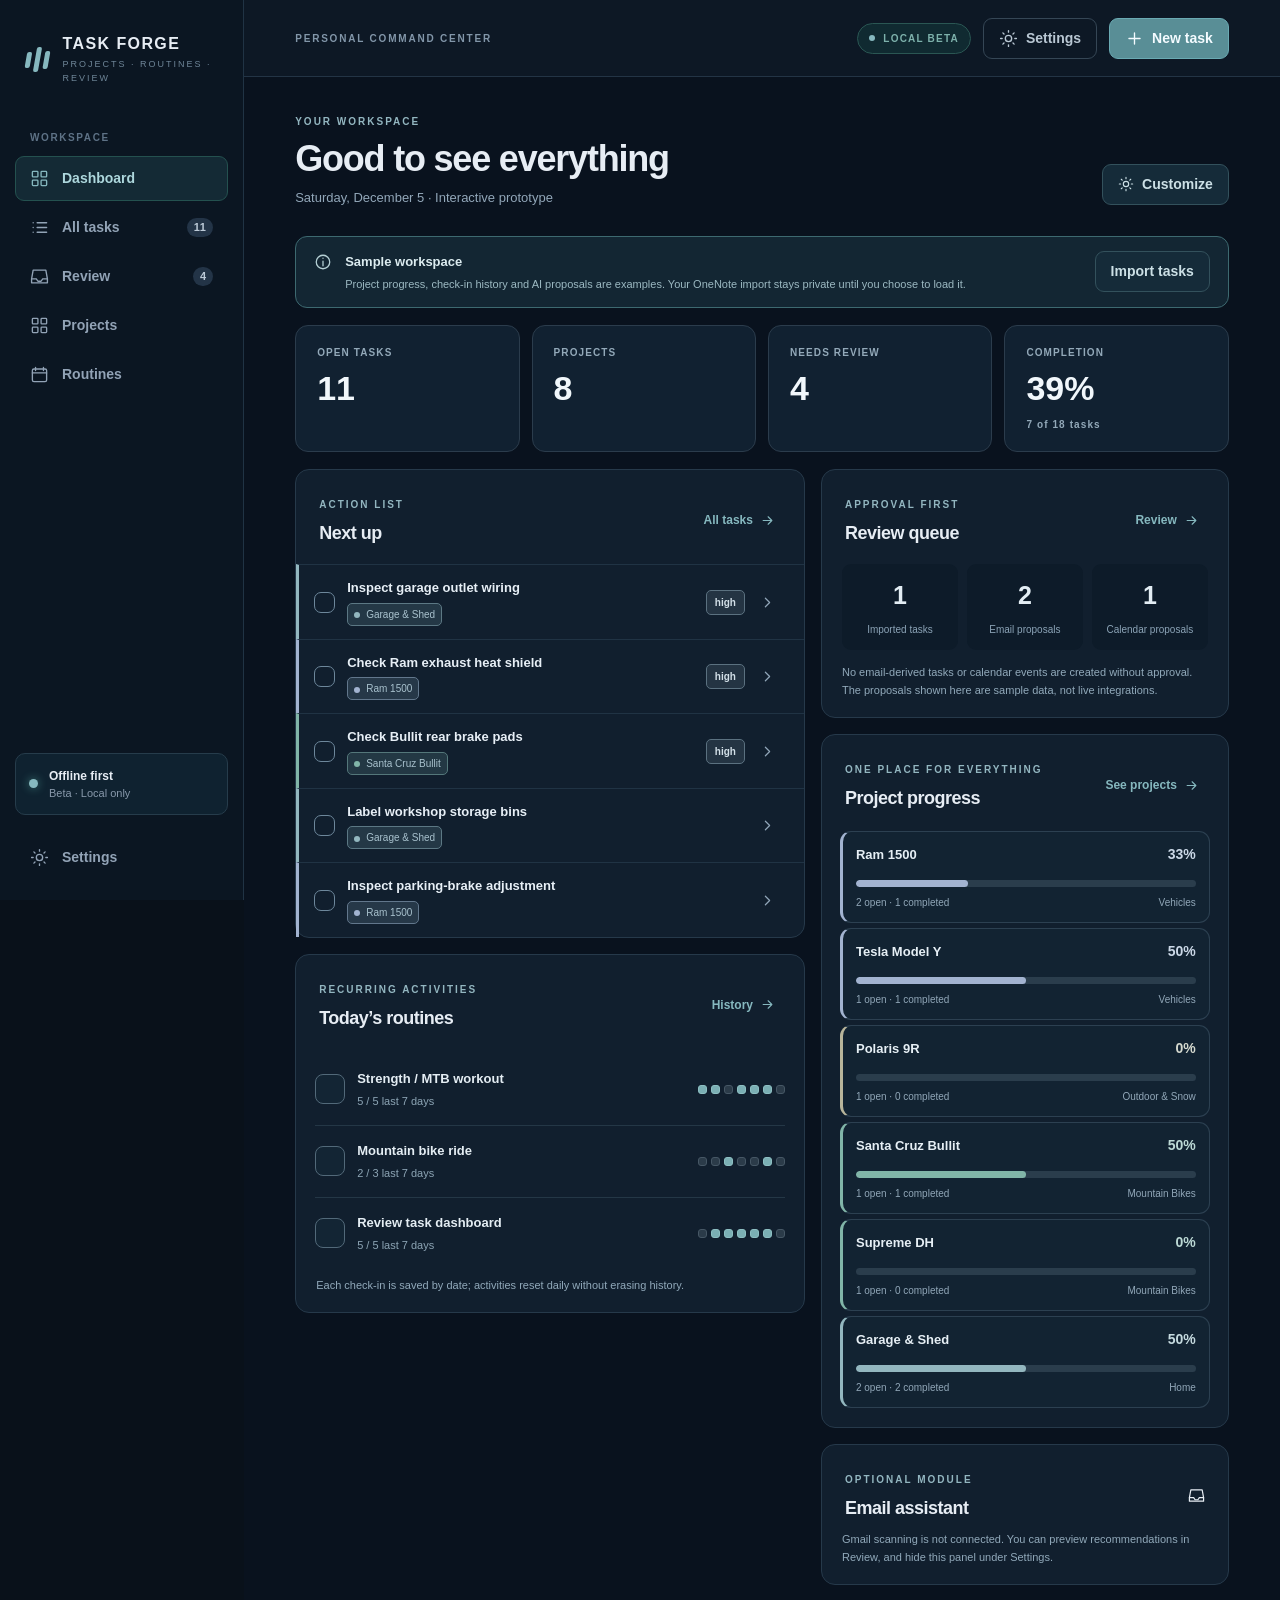
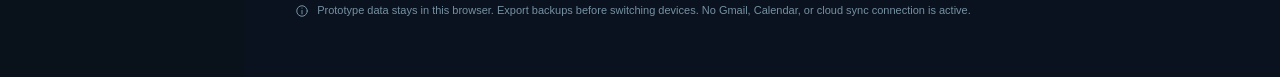
<file: task-forge-v4/index.html>
<!doctype html>
<html lang="en">
<head>
  <meta charset="utf-8" />
  <meta name="viewport" content="width=device-width, initial-scale=1, viewport-fit=cover" />
  <meta name="theme-color" content="#0a1420" />
  <meta name="apple-mobile-web-app-capable" content="yes" />
  <meta name="apple-mobile-web-app-status-bar-style" content="black-translucent" />
  <meta name="apple-mobile-web-app-title" content="Task Forge" />
  <meta name="description" content="An offline-first personal task dashboard." />
  <link rel="manifest" href="./manifest.webmanifest" />
  <link rel="icon" type="image/png" sizes="192x192" href="./assets/icon-192.png" />
  <link rel="apple-touch-icon" href="./assets/icon-192.png" />
  <link rel="stylesheet" href="./src/styles.css" />
  <title>Task Forge v4 — Beta</title>
</head>
<body>
  <div class="app-shell">
    <aside class="sidebar" aria-label="Primary navigation">
      <div class="brand">
        <span class="brand-logo" aria-hidden="true"><span></span><span></span><span></span></span>
        <div><strong>TASK FORGE</strong><small>PROJECTS · ROUTINES · REVIEW</small></div>
      </div>
      <div class="nav-heading">WORKSPACE</div>
      <nav class="side-nav">
        <button class="nav-link selected" data-nav="dashboard"><span class="nav-icon" data-icon="layout"></span><span>Dashboard</span></button>
        <button class="nav-link" data-nav="tasks"><span class="nav-icon" data-icon="list"></span><span>All tasks</span><span class="nav-count" id="nav-open-count">0</span></button>
        <button class="nav-link" data-nav="review"><span class="nav-icon" data-icon="inbox"></span><span>Review</span><span class="nav-count" id="nav-inbox-count">0</span></button>
        <button class="nav-link" data-nav="projects"><span class="nav-icon" data-icon="grid"></span><span>Projects</span></button>
        <button class="nav-link" data-nav="habits"><span class="nav-icon" data-icon="calendar"></span><span>Routines</span></button>
      </nav>
      <div class="sidebar-bottom">
        <div class="storage-note"><span class="storage-dot"></span><div><b>Offline first</b><small>Beta · Local only</small></div></div>
        <button class="nav-link" data-nav="settings"><span class="nav-icon" data-icon="settings"></span><span>Settings</span></button>
      </div>
    </aside>
    <div class="main-column">
      <header class="topbar">
        <div class="topbar-left"><span class="mobile-brand">TF<span>.</span></span><span class="topbar-label">PERSONAL COMMAND CENTER</span></div>
        <div class="topbar-actions">
          <span class="sync-indicator"><span></span> LOCAL BETA</span>
          <button class="btn btn-subtle topbar-settings" data-nav="settings" aria-label="Open settings"><span data-icon="settings"></span> Settings</button>
          <button class="btn btn-primary" data-action="new-task"><span data-icon="plus"></span><span>New task</span></button>
        </div>
      </header>
      <main class="main-content" id="main" tabindex="-1"></main>
    </div>
  </div>
  <nav class="bottom-nav" aria-label="Mobile navigation">
    <button class="bottom-link selected" data-nav="dashboard"><span data-icon="layout"></span><small>Home</small></button>
    <button class="bottom-link" data-nav="tasks"><span data-icon="list"></span><small>Tasks</small></button>
    <button class="bottom-link" data-nav="review"><span data-icon="inbox"></span><small>Review</small></button>
    <button class="bottom-link" data-nav="projects"><span data-icon="grid"></span><small>Projects</small></button>
    <button class="bottom-link" data-nav="habits"><span data-icon="calendar"></span><small>Routines</small></button>
    <button class="bottom-link" data-nav="settings"><span data-icon="settings"></span><small>Settings</small></button>
  </nav>
  <input id="import-file" type="file" accept=".json,application/json" hidden />
  <div id="modal-root"></div>
  <div id="toast" role="status" aria-live="polite"></div>
  <script type="module" src="./src/app.js"></script>
</body>
</html>
</file>
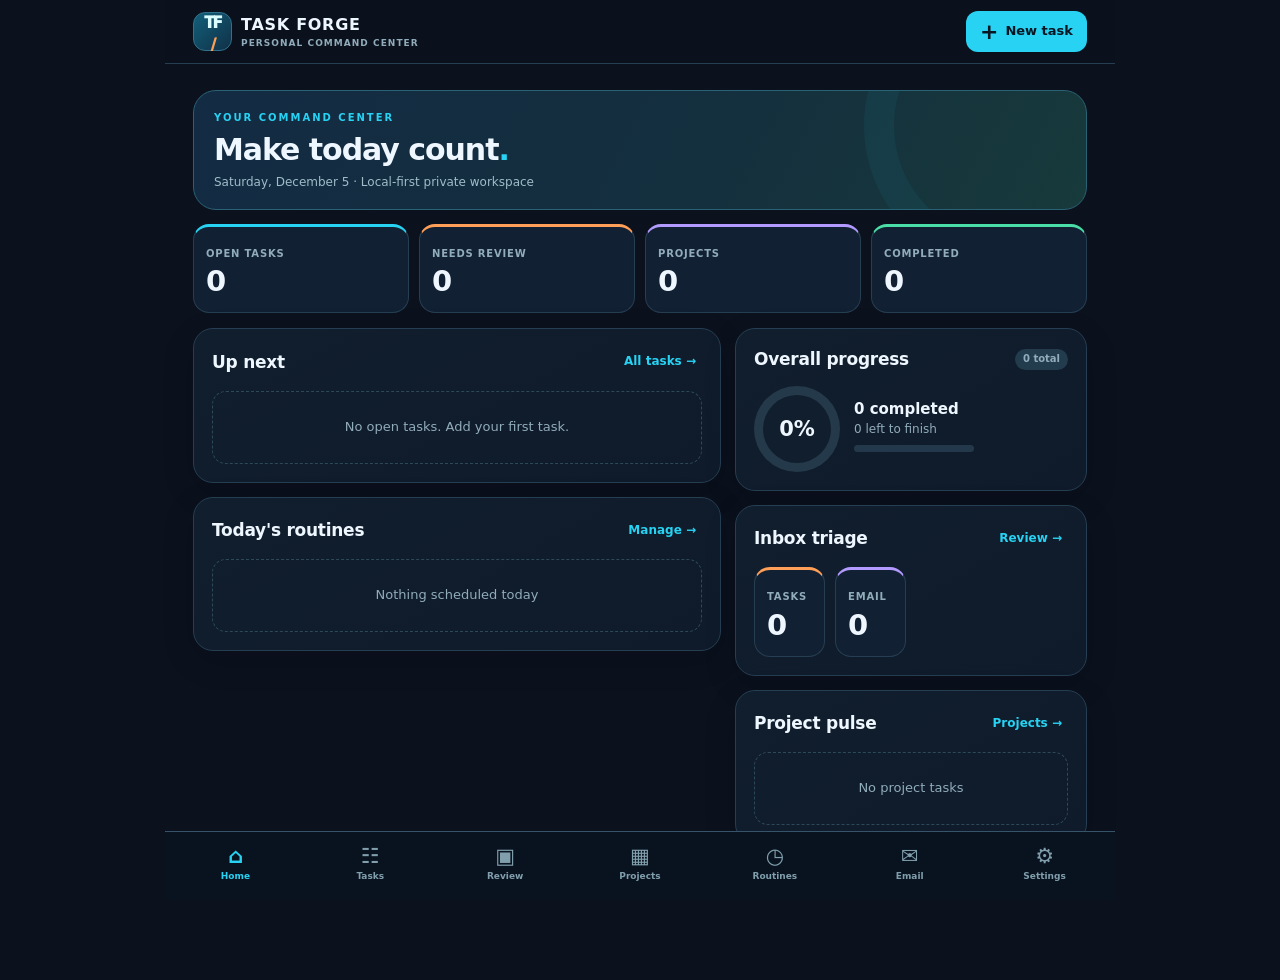
<file: task-forge-v5-3/index.html>
<!doctype html>
<html lang="en">
<head>
<meta charset="UTF-8" />
<meta name="viewport" content="width=device-width,initial-scale=1,viewport-fit=cover" />
<meta name="theme-color" content="#0b111d" />
<meta name="apple-mobile-web-app-capable" content="yes" />
<meta name="apple-mobile-web-app-status-bar-style" content="black-translucent" />
<meta name="apple-mobile-web-app-title" content="Task Forge" />
<meta name="description" content="Offline-first task, project and routine dashboard" />
<link rel="manifest" href="manifest.webmanifest" />
<link rel="apple-touch-icon" href="icons/icon-180.png" />
<link rel="icon" href="icons/icon-192.png" />
<link rel="stylesheet" href="styles.css?v=5.3" />
<title>Task Forge v5.3</title>
</head>
<body>
<div id="app">
  <header class="app-header">
    <div class="brand" id="brand-home"><span class="logo">TF<span class="logo-notch">/</span></span><span><b>TASK FORGE</b><small>PERSONAL COMMAND CENTER</small></span></div>
    <div class="header-actions"><span id="header-clock" class="header-clock"></span><button id="new-task-btn" class="btn btn-accent btn-new" type="button"><span class="plus">+</span> New task</button></div>
  </header>
  <main id="main" aria-live="polite"></main>
  <nav id="bottom-nav" class="bottom-nav" aria-label="Main navigation">
    <button data-route="home" class="active"><span class="ni">⌂</span><small>Home</small></button>
    <button data-route="tasks"><span class="ni">☷</span><small>Tasks</small></button>
    <button data-route="review"><span class="ni">▣</span><small>Review</small><span id="review-count-bubble" class="navbubble" hidden></span></button>
    <button data-route="projects"><span class="ni">▦</span><small>Projects</small></button>
    <button data-route="routines"><span class="ni">◷</span><small>Routines</small></button>
    <button data-route="email"><span class="ni">✉</span><small>Email</small></button>
    <button data-route="settings"><span class="ni">⚙</span><small>Settings</small></button>
  </nav>
</div>
<div id="modal-root"></div><div id="toast-root"></div><input type="file" id="file-input" accept=".json,application/json" hidden />
<script src="app.js?v=5.3" defer></script>
</body>
</html>
</file>
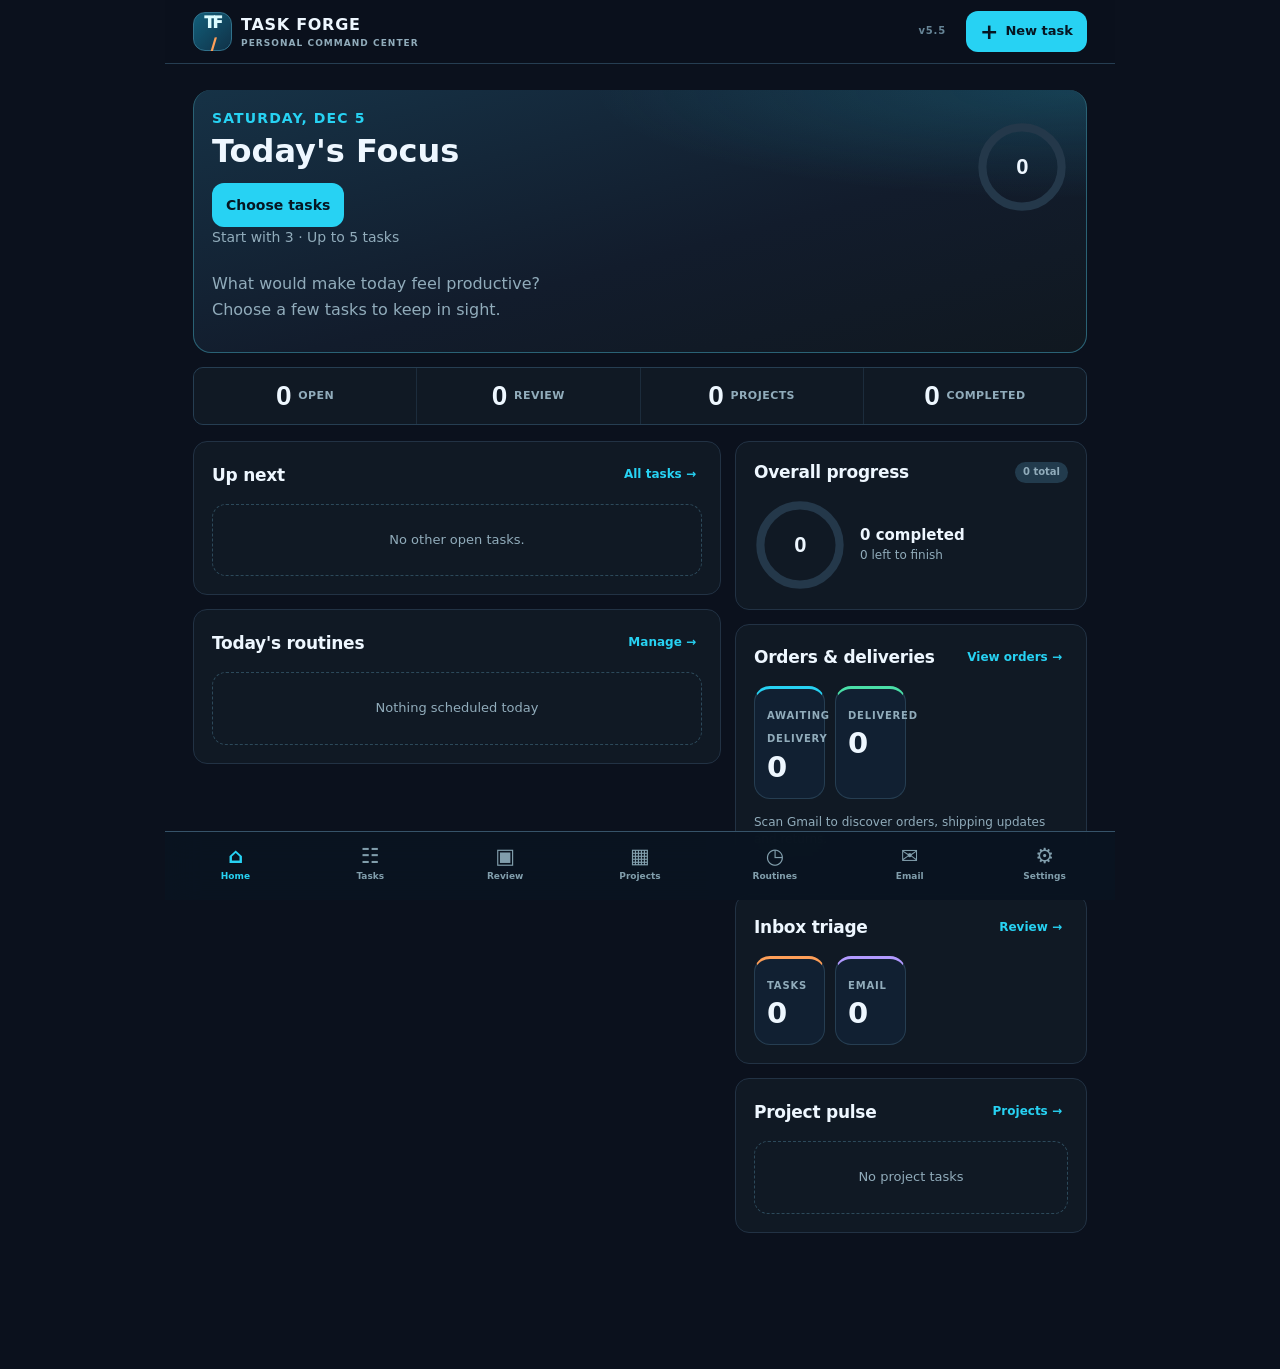
<file: task-forge-v5-4/index.html>
<!doctype html>
<html lang="en">
<head>
<meta charset="UTF-8" />
<meta name="viewport" content="width=device-width,initial-scale=1,viewport-fit=cover" />
<meta name="theme-color" content="#0b111d" />
<meta name="apple-mobile-web-app-capable" content="yes" />
<meta name="apple-mobile-web-app-status-bar-style" content="black-translucent" />
<meta name="apple-mobile-web-app-title" content="Task Forge" />
<meta name="description" content="Offline-first task, project and routine dashboard" />
<link rel="manifest" href="manifest.webmanifest" />
<link rel="apple-touch-icon" href="icons/icon-180.png" />
<link rel="icon" href="icons/icon-192.png" />
<link rel="stylesheet" href="styles.css?v=5.5" />
<title>Task Forge v5.5</title>
</head>
<body>
<div id="app">
  <header class="app-header">
    <div class="brand" id="brand-home"><span class="logo">TF<span class="logo-notch">/</span></span><span><b>TASK FORGE</b><small>PERSONAL COMMAND CENTER</small></span></div>
    <div class="header-actions"><span class="version-tag">v5.5</span><span id="header-clock" class="header-clock"></span><button id="new-task-btn" class="btn btn-accent btn-new" type="button"><span class="plus">+</span> New task</button></div>
  </header>
  <main id="main" aria-live="polite"></main>
  <nav id="bottom-nav" class="bottom-nav" aria-label="Main navigation">
    <button data-route="home" class="active"><span class="ni">⌂</span><small>Home</small></button>
    <button data-route="tasks"><span class="ni">☷</span><small>Tasks</small></button>
    <button data-route="review"><span class="ni">▣</span><small>Review</small><span id="review-count-bubble" class="navbubble" hidden></span></button>
    <button data-route="projects"><span class="ni">▦</span><small>Projects</small></button>
    <button data-route="routines"><span class="ni">◷</span><small>Routines</small></button>
    <button data-route="email"><span class="ni">✉</span><small>Email</small></button>
    <button data-route="settings"><span class="ni">⚙</span><small>Settings</small></button>
  </nav>
</div>
<div id="modal-root"></div><div id="toast-root"></div><input type="file" id="file-input" accept=".json,application/json" hidden />
<script src="logic.js?v=5.5" defer></script>
<script src="app.js?v=5.5" defer></script>
</body>
</html>
</file>
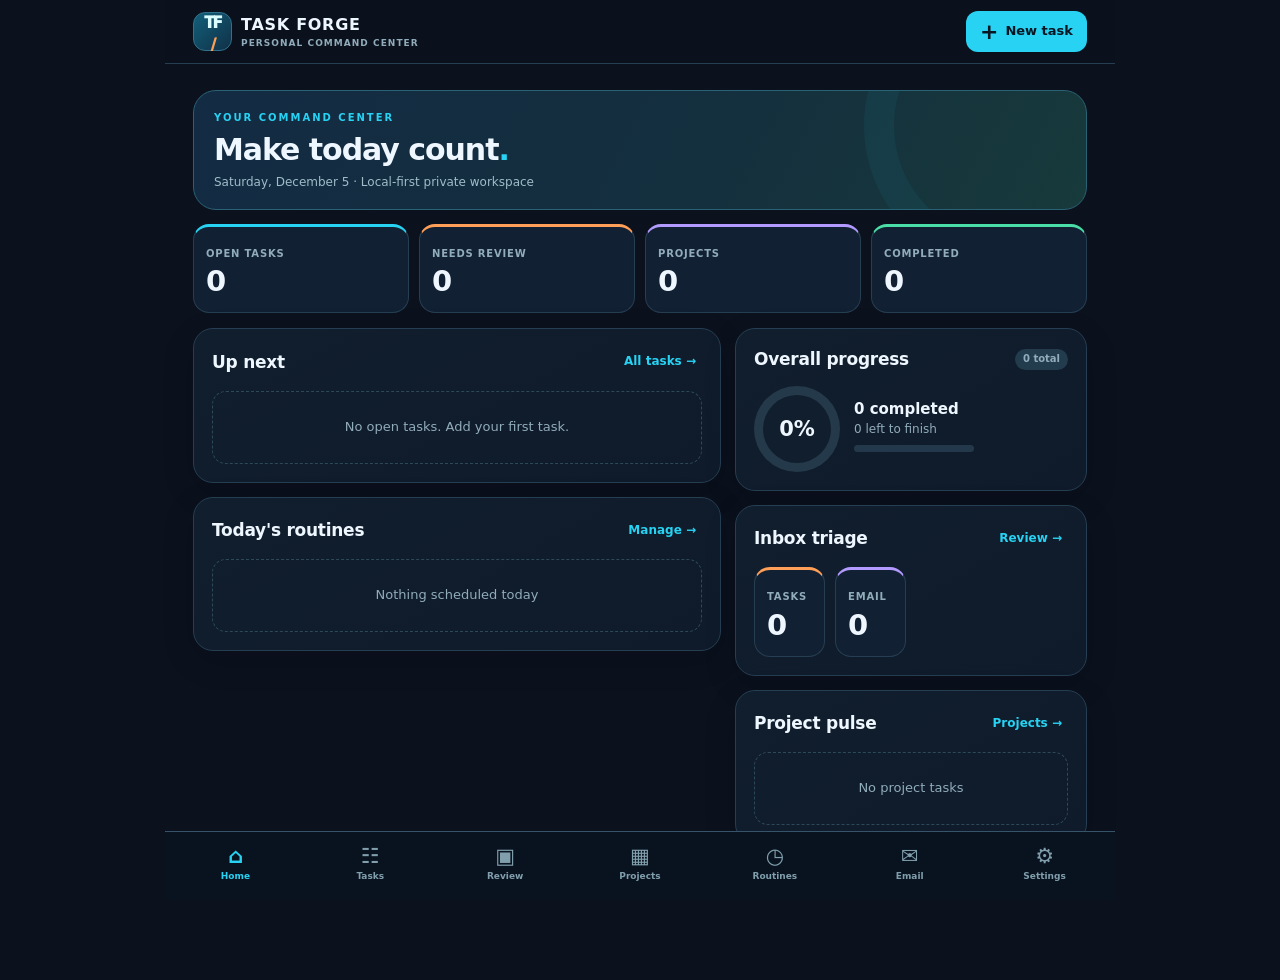
<file: task-forge-v5/index.html>
<!doctype html>
<html lang="en">
<head>
<meta charset="UTF-8" />
<meta name="viewport" content="width=device-width,initial-scale=1,viewport-fit=cover" />
<meta name="theme-color" content="#0b111d" />
<meta name="apple-mobile-web-app-capable" content="yes" />
<meta name="apple-mobile-web-app-status-bar-style" content="black-translucent" />
<meta name="apple-mobile-web-app-title" content="Task Forge" />
<meta name="description" content="Offline-first task, project and routine dashboard" />
<link rel="manifest" href="manifest.webmanifest" />
<link rel="apple-touch-icon" href="icons/icon-180.png" />
<link rel="icon" href="icons/icon-192.png" />
<link rel="stylesheet" href="styles.css?v=5.2" />
<title>Task Forge v5</title>
</head>
<body>
<div id="app">
  <header class="app-header">
    <div class="brand" id="brand-home"><span class="logo">TF<span class="logo-notch">/</span></span><span><b>TASK FORGE</b><small>PERSONAL COMMAND CENTER</small></span></div>
    <div class="header-actions"><span id="header-clock" class="header-clock"></span><button id="new-task-btn" class="btn btn-accent btn-new" type="button"><span class="plus">+</span> New task</button></div>
  </header>
  <main id="main" aria-live="polite"></main>
  <nav id="bottom-nav" class="bottom-nav" aria-label="Main navigation">
    <button data-route="home" class="active"><span class="ni">⌂</span><small>Home</small></button>
    <button data-route="tasks"><span class="ni">☷</span><small>Tasks</small></button>
    <button data-route="review"><span class="ni">▣</span><small>Review</small><span id="review-count-bubble" class="navbubble" hidden></span></button>
    <button data-route="projects"><span class="ni">▦</span><small>Projects</small></button>
    <button data-route="routines"><span class="ni">◷</span><small>Routines</small></button>
    <button data-route="email"><span class="ni">✉</span><small>Email</small></button>
    <button data-route="settings"><span class="ni">⚙</span><small>Settings</small></button>
  </nav>
</div>
<div id="modal-root"></div><div id="toast-root"></div><input type="file" id="file-input" accept=".json,application/json" hidden />
<script src="app.js?v=5.2" defer></script>
</body>
</html>
</file>
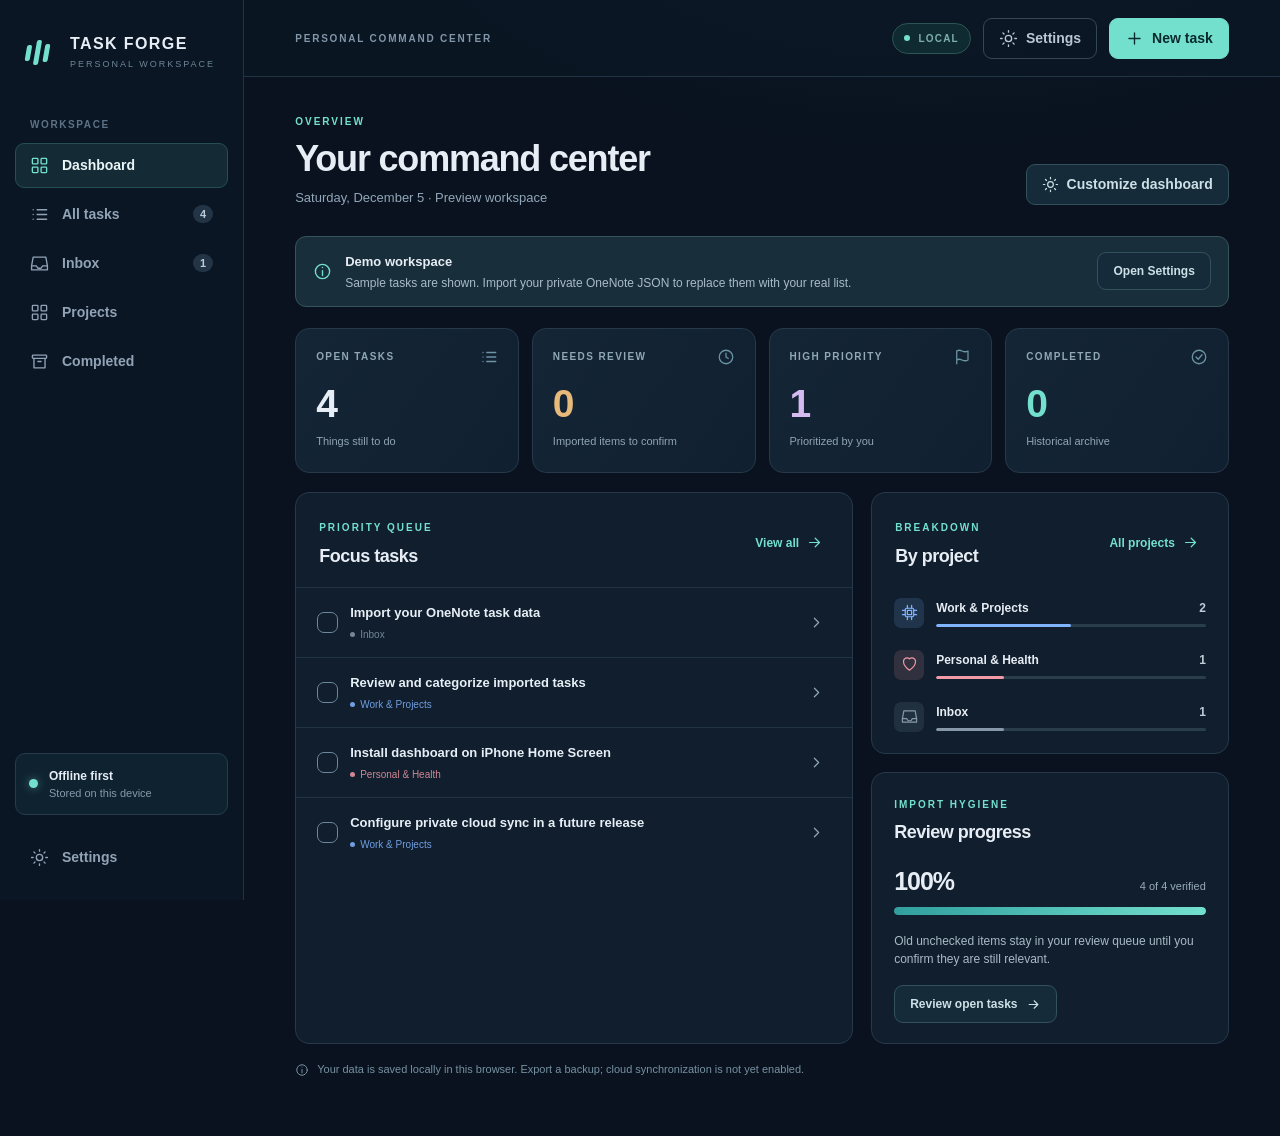
<file: task-forge/index.html>
<!doctype html>
<html lang="en">
<head>
  <meta charset="utf-8" />
  <meta name="viewport" content="width=device-width, initial-scale=1, viewport-fit=cover" />
  <meta name="theme-color" content="#0a1420" />
  <meta name="apple-mobile-web-app-capable" content="yes" />
  <meta name="apple-mobile-web-app-status-bar-style" content="black-translucent" />
  <meta name="apple-mobile-web-app-title" content="Task Forge" />
  <meta name="description" content="An offline-first personal task dashboard." />
  <link rel="manifest" href="./manifest.webmanifest" />
  <link rel="icon" type="image/png" sizes="192x192" href="./assets/icon-192.png" />
  <link rel="apple-touch-icon" href="./assets/icon-192.png" />
  <link rel="stylesheet" href="./src/styles.css" />
  <title>Task Forge — My Dashboard</title>
</head>
<body>
  <div class="app-shell">
    <aside class="sidebar" aria-label="Primary navigation">
      <div class="brand">
        <span class="brand-logo" aria-hidden="true"><span></span><span></span><span></span></span>
        <div><strong>TASK FORGE</strong><small>PERSONAL WORKSPACE</small></div>
      </div>
      <div class="nav-heading">WORKSPACE</div>
      <nav class="side-nav">
        <button class="nav-link selected" data-nav="dashboard"><span class="nav-icon" data-icon="layout"></span><span>Dashboard</span></button>
        <button class="nav-link" data-nav="tasks"><span class="nav-icon" data-icon="list"></span><span>All tasks</span><span class="nav-count" id="nav-open-count">0</span></button>
        <button class="nav-link" data-nav="inbox"><span class="nav-icon" data-icon="inbox"></span><span>Inbox</span><span class="nav-count" id="nav-inbox-count">0</span></button>
        <button class="nav-link" data-nav="projects"><span class="nav-icon" data-icon="grid"></span><span>Projects</span></button>
        <button class="nav-link" data-nav="archive"><span class="nav-icon" data-icon="archive"></span><span>Completed</span></button>
      </nav>
      <div class="sidebar-bottom">
        <div class="storage-note"><span class="storage-dot"></span><div><b>Offline first</b><small>Stored on this device</small></div></div>
        <button class="nav-link" data-nav="settings"><span class="nav-icon" data-icon="settings"></span><span>Settings</span></button>
      </div>
    </aside>
    <div class="main-column">
      <header class="topbar">
        <div class="topbar-left"><span class="mobile-brand">TF<span>.</span></span><span class="topbar-label">PERSONAL COMMAND CENTER</span></div>
        <div class="topbar-actions">
          <span class="sync-indicator"><span></span> LOCAL</span>
          <button class="btn btn-subtle topbar-settings" data-nav="settings" aria-label="Open settings"><span data-icon="settings"></span> Settings</button>
          <button class="btn btn-primary" data-action="new"><span data-icon="plus"></span><span>New task</span></button>
        </div>
      </header>
      <main class="main-content" id="main" tabindex="-1"></main>
    </div>
  </div>
  <nav class="bottom-nav" aria-label="Mobile navigation">
    <button class="bottom-link selected" data-nav="dashboard"><span data-icon="layout"></span><small>Home</small></button>
    <button class="bottom-link" data-nav="tasks"><span data-icon="list"></span><small>Tasks</small></button>
    <button class="bottom-link" data-nav="inbox"><span data-icon="inbox"></span><small>Inbox</small></button>
    <button class="bottom-link" data-nav="projects"><span data-icon="grid"></span><small>Projects</small></button>
    <button class="bottom-link" data-nav="settings"><span data-icon="settings"></span><small>Settings</small></button>
  </nav>
  <input id="import-file" type="file" accept=".json,application/json" hidden />
  <div id="modal-root"></div>
  <div id="toast" role="status" aria-live="polite"></div>
  <script type="module" src="./src/app.js"></script>
</body>
</html>
</file>
<file: task-forge-v4/src/styles.css>
:root{color-scheme:dark;--bg:#09121e;--bg2:#0b1827;--panel:#101f2e;--panel2:#142538;--panel3:#192c3d;--line:#243648;--muted:#8899ab;--text:#e7edf4;--subtext:#adbbca;--accent:#73e0ce;--accentDark:#123d42;--amber:#e7b97a;--red:#f08b8a;--radius:15px;--shadow:0 15px 45px rgba(0,0,0,.14)}
*{box-sizing:border-box}html,body{margin:0;min-height:100%;background:var(--bg);color:var(--text);font:14px/1.5 -apple-system,BlinkMacSystemFont,"Segoe UI",Inter,Roboto,Helvetica,Arial,sans-serif}button,input,textarea,select{font:inherit}button{cursor:pointer}button:disabled{opacity:.4;cursor:not-allowed}button:focus-visible,input:focus-visible,select:focus-visible,textarea:focus-visible,[role=button]:focus-visible{outline:2px solid var(--accent);outline-offset:3px}svg{display:block;flex-shrink:0}h1,h2,h3,p{margin:0}h1{font-size:clamp(27px,3.1vw,36px);letter-spacing:-1.2px;line-height:1.15;font-weight:720}h2{font-size:18px;letter-spacing:-.5px;font-weight:680}h3{font-size:16px;font-weight:660}b,strong{font-weight:700}
.app-shell{display:flex;min-height:100vh}.sidebar{position:fixed;left:0;top:0;bottom:0;z-index:4;display:flex;flex-direction:column;width:244px;background:#0a1624;border-right:1px solid #203344;padding:30px 15px 20px}.main-column{width:calc(100% - 244px);margin-left:244px;min-width:0;background:radial-gradient(ellipse 800px 450px at 66% -15%,#1533436e,transparent 72%),var(--bg)}
.brand{display:flex;gap:12px;align-items:center;padding:4px 11px 45px}.brand strong{display:block;font-weight:800;letter-spacing:1.4px;font-size:16px;line-height:1.25}.brand small{display:block;color:#6e8597;font-size:9px;letter-spacing:2px;margin-top:4px}.brand-logo{display:grid;grid-template-columns:repeat(3,5px);gap:4px;align-items:center;width:32px;height:31px;transform:skew(-10deg)}.brand-logo span{background:var(--accent);width:5px;border-radius:2px}.brand-logo span:nth-child(1){height:16px}.brand-logo span:nth-child(2){height:25px}.brand-logo span:nth-child(3){height:18px}.nav-heading{font-size:10px;font-weight:750;letter-spacing:1.6px;color:#5e7286;margin:0 15px 11px}.side-nav{display:flex;flex-direction:column;gap:4px}.nav-link{background:none;border:1px solid transparent;color:#92a3b6;display:flex;align-items:center;gap:13px;width:100%;text-align:left;padding:11px 14px;border-radius:9px;font-weight:600;transition:.14s ease}.nav-link .nav-icon{display:inline-flex}.nav-link:hover,.nav-link.selected{color:#e9f6f7;background:#142a35}.nav-link.selected{border-color:#24514f}.nav-link.selected .nav-icon{color:var(--accent)}.nav-count{margin-left:auto;border-radius:50px;background:#233447;color:#bdcbd8;font-size:11px;padding:1px 7px;font-weight:700}.sidebar-bottom{margin-top:auto;display:flex;flex-direction:column;gap:20px}.storage-note{background:#0f2230;border:1px solid #263c4b;border-radius:10px;display:flex;gap:11px;align-items:center;padding:13px}.storage-note b,.storage-note small{display:block}.storage-note b{font-size:12px}.storage-note small{font-size:11px;color:var(--muted)}.storage-dot{width:9px;height:9px;border-radius:50%;background:var(--accent);box-shadow:0 0 10px #73e0ce7a}
.topbar{height:77px;display:flex;align-items:center;justify-content:space-between;border-bottom:1px solid #233445;padding:0 clamp(20px,4vw,54px);background:#0b1724c0}.topbar-left,.topbar-actions{display:flex;align-items:center;gap:12px}.topbar-label{color:#8296a9;font-size:10px;font-weight:700;letter-spacing:1.8px}.sync-indicator{font-size:10px;letter-spacing:1.2px;color:#7db1ab;border:1px solid #2a5653;background:#102a31;border-radius:20px;padding:7px 11px;font-weight:760;display:inline-flex;gap:8px;align-items:center}.sync-indicator span{height:6px;width:6px;background:var(--accent);border-radius:50%}.mobile-brand{display:none}
.btn{display:inline-flex;justify-content:center;align-items:center;gap:8px;min-height:38px;padding:9px 15px;border-radius:9px;border:1px solid transparent;font-weight:680;white-space:nowrap;transition:.16s ease}.btn-primary{background:var(--accent);color:#092a2d;border-color:var(--accent)}.btn-primary:hover{background:#a0f4e5}.btn-outline{background:#152b39;border-color:#33515c;color:#cce0e6}.btn-outline:hover{background:#1c3848}.btn-subtle{color:#b9c7d3;background:transparent;border-color:#354655}.btn-subtle:hover{background:#17293b}.btn-danger-outline{background:transparent;border-color:#805356;color:#f1aaa9}.btn-danger-outline:hover{background:#39262b}
.main-content{max-width:1410px;padding:37px clamp(20px,4vw,54px) 58px;margin:0 auto}.page-heading{display:flex;align-items:end;justify-content:space-between;gap:18px;margin-bottom:28px}.page-heading .eyebrow{margin-bottom:9px}.eyebrow{font-size:10px;font-weight:750;color:var(--accent);letter-spacing:2px}.heading-subtitle{margin-top:9px;color:#92a7b9;font-size:13px}.heading-button{margin-bottom:3px}.demo-banner{padding:14px 17px;background:#192e3b;border:1px solid #35545c;border-radius:11px;display:flex;align-items:center;gap:13px;margin-bottom:21px}.demo-banner>span{color:var(--accent)}.demo-banner>div{flex:1}.demo-banner b{font-size:13px}.demo-banner p{font-size:12px;color:#a8bbc9;margin-top:2px}.demo-banner .btn{font-size:12px}
.stat-grid{display:grid;grid-template-columns:repeat(4,minmax(0,1fr));gap:13px;margin-bottom:19px}.stat-card{border:1px solid #26394a;background:linear-gradient(125deg,#142535,#102030);padding:19px 20px 17px;border-radius:14px;min-height:145px}.stat-top{display:flex;align-items:center;justify-content:space-between;color:#8fa7b7;font-size:10px;font-weight:780;letter-spacing:1.4px}.stat-top svg{color:#6b94a5}.stat-value{font-size:39px;font-weight:770;letter-spacing:-1.8px;line-height:1.25;margin-top:14px}.stat-foot{font-size:11px;color:#90a5b5;margin-top:4px}.stat-card:nth-child(2) .stat-value{color:var(--amber)}.stat-card:nth-child(3) .stat-value{color:#d5bbf0}.stat-card:nth-child(4) .stat-value{color:var(--accent)}
.content-grid{display:grid;grid-template-columns:minmax(0,1.56fr) minmax(285px,1fr);gap:18px}.right-stack{display:flex;flex-direction:column;gap:18px;min-width:0}.panel{background:#101e2d;border:1px solid #26394a;border-radius:14px;min-width:0}.panel-heading{display:flex;align-items:center;justify-content:space-between;gap:9px;padding:23px 23px 17px}.panel-heading h2{margin-top:6px}.inline-link,.panel-footer-link{border:0;background:transparent;color:var(--accent);display:inline-flex;align-items:center;gap:7px;font-size:12px;font-weight:680;white-space:nowrap}.inline-link:hover,.panel-footer-link:hover{text-decoration:underline}.task-rows{width:100%}.task-row{display:flex;align-items:center;gap:12px;padding:13px 21px;border-top:1px solid #203344;min-height:70px}.task-row:hover{background:#172c3a}.task-check{width:21px;height:21px;flex:0 0 21px;border-radius:7px;background:transparent;border:1.8px solid #6d879b;display:flex;align-items:center;justify-content:center;padding:0;color:#082b31}.task-check:hover{border-color:var(--accent)}.task-check.is-done{background:var(--accent);border-color:var(--accent)}.task-body{flex:1;min-width:0;cursor:pointer}.task-title{font-size:13px;font-weight:615;white-space:normal;overflow-wrap:anywhere;color:#e7eff6}.task-row.completed .task-title{color:#8195a6;text-decoration:line-through}.task-meta{display:flex;align-items:center;gap:8px;flex-wrap:wrap;margin-top:5px}.cat-badge{color:var(--cat-color);font-size:10px;display:inline-flex;align-items:center;gap:5px;opacity:.86}.cat-badge i{height:5px;width:5px;border-radius:50%;background:var(--cat-color)}.review-chip,.duplicate-chip{background:#2a343d;border-radius:4px;padding:1px 6px;color:#e2b985;font-size:10px}.duplicate-chip{color:#e29f9f}.date-text{display:inline-flex;gap:4px;align-items:center;color:#a4b4c5;font-size:10px}.date-text.overdue{color:#ff9294}.date-text.today{color:#ead086}.task-tail{display:flex;align-items:center;gap:8px}.prio{font-size:10px;border-radius:5px;padding:4px 8px;font-weight:670}.prio.high{background:#453b2b;color:#ebc087}.prio.urgent{background:#4e3035;color:#f7a2a2}.prio.normal{background:#26394c;color:#9eb4c9}.prio.low{background:#1c383b;color:#85b9b1}.icon-button{border:0;background:none;display:inline-flex;align-items:center;justify-content:center;color:#91a6b9;min-height:30px;min-width:30px;border-radius:8px}.icon-button:hover{background:#254050;color:#e5f2f6}.panel-footer-link{border-top:1px solid #203344;width:100%;display:flex;justify-content:center;padding:17px}
.projects-panel{padding-bottom:10px}.project-line{width:calc(100% - 28px);margin:0 14px;display:grid;grid-template-columns:31px 1fr auto;align-items:center;column-gap:11px;row-gap:5px;background:transparent;border:0;color:var(--text);padding:11px 8px;text-align:left;border-radius:8px}.project-line:hover{background:#1a3040}.project-ico{display:flex;align-items:center;justify-content:center;background:color-mix(in srgb,var(--cat-color) 15%,transparent);border-radius:7px;width:30px;height:30px;color:var(--cat-color);grid-row:span 2}.project-name{font-size:12px;font-weight:615}.project-count{font-weight:770;font-size:12px;color:#bdcdd7}.project-bar{height:3px;background:#2a3d4b;border-radius:9px;grid-column:2/4;overflow:hidden}.project-bar span{height:100%;border-radius:9px;display:block}.review-panel{padding:20px 22px}.review-panel h2{margin-top:5px}.review-progress-line{display:flex;align-items:baseline;justify-content:space-between;margin-top:17px}.review-progress-line strong{font-size:25px;letter-spacing:-1px}.review-progress-line span{font-size:11px;color:#99acba}.progress-track{height:8px;background:#273b48;border-radius:10px;overflow:hidden;margin-top:7px}.progress-track>div{height:100%;background:linear-gradient(90deg,#309f9e,var(--accent));border-radius:10px}.review-panel p{font-size:12px;color:#a9bac6;margin:17px 0}.review-panel .btn{font-size:12px}.privacy-foot{color:#7791a2;margin-top:17px;font-size:11px;display:flex;align-items:center;gap:8px}
.task-list-panel{overflow:hidden}.list-toolbar{display:flex;gap:12px;align-items:center;padding:20px}.search-wrap{height:42px;border:1px solid #354b5b;border-radius:9px;background:#0c1927;display:flex;align-items:center;gap:11px;color:#7894aa;flex:1;padding:0 12px;min-width:130px}.search-wrap:focus-within{border-color:var(--accent)}.search-wrap input{border:0;background:transparent;color:var(--text);outline:0!important;flex:1;min-width:0}.search-wrap input::placeholder{color:#6e8395}select{background:#0c1927;color:#baccd8;border:1px solid #354b5b;border-radius:9px;padding:11px 28px 11px 10px;max-width:190px;min-width:120px}.filter-tabs{display:flex;gap:7px;padding:0 20px 16px;flex-wrap:wrap}.filter-tab{background:transparent;border:1px solid #324758;color:#9bafc0;border-radius:100px;padding:7px 13px;font-size:11px;font-weight:650}.filter-tab:hover{background:#1b3041}.filter-tab.active{background:#1c464a;border-color:#438d85;color:var(--accent)}.list-label-row{padding:12px 20px;background:#132437;border-top:1px solid #24374a;color:#a7b8c7;font-size:11px;display:flex;justify-content:space-between}.load-more{text-align:center;padding:20px;border-top:1px solid #253646}.empty-state{text-align:center;padding:43px 20px;color:#a5b7c7}.empty-icon{display:inline-flex;background:#1a3341;padding:15px;border-radius:15px;color:var(--accent)}.empty-state h3{color:#edf5fa;margin-top:14px}.empty-state p{margin:6px auto 16px;max-width:380px;font-size:12px}.task-list-panel .task-row{min-height:74px}.task-list-panel .task-row .task-title{font-size:13px}
.project-grid{display:grid;grid-template-columns:repeat(3,minmax(0,1fr));gap:16px}.project-card{background:#122334;border:1px solid #2a4052;text-align:left;color:var(--text);border-radius:14px;padding:22px;min-height:180px;transition:.2s ease}.project-card:hover{transform:translateY(-2px);border-color:#5c8b90;background:#182e40}.project-card-top{display:flex;justify-content:space-between;align-items:center;margin-bottom:22px;color:#7c98a8}.project-card-icon{background:color-mix(in srgb,var(--cat-color) 15%,transparent);color:var(--cat-color);width:44px;height:44px;border-radius:11px;display:flex;align-items:center;justify-content:center}.project-card h3{font-size:17px}.project-stats{margin:6px 0 16px;font-size:12px;color:#8fa4b5}.project-stats strong{color:var(--text);font-size:14px}.project-stats span{padding:0 4px}.project-bottom-bar{background:#273b4a;height:5px;border-radius:5px;overflow:hidden}.project-bottom-bar span{display:block;height:100%;border-radius:5px}
.settings-grid{display:grid;grid-template-columns:repeat(2,minmax(0,1fr));gap:16px}.settings-panel{padding:24px}.setting-header{display:flex;gap:14px;align-items:start}.setting-header>svg{color:var(--accent)}.setting-header p{color:#99aabc;font-size:12px;margin-top:7px}.settings-actions{display:flex;flex-wrap:wrap;gap:9px;margin-top:23px}.settings-muted{color:#889daf;font-size:11px;margin-top:19px;line-height:1.7}.settings-stats{display:flex;justify-content:space-around;margin-top:20px;padding:15px 5px;background:#0c1a28;border-radius:10px}.settings-stats>div{text-align:center}.settings-stats b{display:block;font-size:24px}.settings-stats small{display:block;color:#8199a9;font-size:10px}.settings-panel>.btn{margin-top:22px}
.modal-shade{position:fixed;inset:0;background:#000b;z-index:30;display:flex;justify-content:flex-end;align-items:stretch}.editor{width:min(100%,492px);height:100%;background:#112133;border-left:1px solid #3b5366;display:flex;flex-direction:column;box-shadow:-13px 0 60px #0007}.editor-head{display:flex;align-items:center;justify-content:space-between;border-bottom:1px solid #304759;padding:29px}.editor-head h2{font-size:25px;margin-top:5px}#task-form{display:flex;flex-direction:column;flex:1;min-height:0}.form-body{padding:29px;overflow-y:auto;flex:1}.form-body label{display:block;color:#adc0cd;font-size:12px;font-weight:650;margin-bottom:23px}.form-body input,.form-body textarea,.form-body select{display:block;width:100%;min-width:0;background:#091827;border:1px solid #355062;border-radius:9px;color:#eaf2f7;padding:12px 11px;margin-top:8px;max-width:none}.form-body textarea{resize:vertical}.form-pair{display:grid;grid-template-columns:repeat(2,minmax(0,1fr));gap:14px}.form-body .form-checkbox{display:flex;gap:9px;align-items:flex-start;cursor:pointer}.form-checkbox input{width:17px;height:17px;margin:1px 0 0;accent-color:#73e0ce}.source-detail{border-top:1px solid #294052;padding-top:12px;color:#7e96a5;font-size:11px}.editor-actions{border-top:1px solid #31495b;padding:18px 24px;display:flex;align-items:center;justify-content:space-between;gap:10px}.editor-actions-right{margin-left:auto;display:flex;gap:8px}
#toast{position:fixed;bottom:20px;right:25px;background:#1d4240;color:#e5fff9;border:1px solid #63bda9;border-radius:9px;padding:12px 18px;max-width:330px;z-index:50;opacity:0;transform:translateY(10px);pointer-events:none;transition:.2s ease;font-size:13px;box-shadow:var(--shadow)}#toast.show{opacity:1;transform:translateY(0)}#toast.error{background:#4c3035;border-color:#bb646d}.bottom-nav{display:none}
@media(max-width:1100px){.sidebar{width:216px}.main-column{margin-left:216px;width:calc(100% - 216px)}.main-content{padding-left:27px;padding-right:27px}.content-grid{grid-template-columns:minmax(0,1.25fr) minmax(280px,1fr)}.stat-card{padding:18px 15px}.stat-top{font-size:9px}.project-grid{grid-template-columns:repeat(2,minmax(0,1fr))}}
@media(max-width:840px){.sidebar{width:72px;padding:21px 9px}.sidebar .brand{justify-content:center;padding:0 0 36px}.sidebar .brand>div,.sidebar .nav-heading,.sidebar .nav-link>span:not(.nav-icon),.storage-note,.sidebar-bottom .nav-link>span:not(.nav-icon){display:none}.sidebar .nav-link{justify-content:center;padding:13px}.sidebar .nav-link .nav-icon{display:flex}.main-column{margin-left:72px;width:calc(100% - 72px)}.content-grid{grid-template-columns:1fr}.right-stack{display:grid;grid-template-columns:1fr 1fr;align-items:start}.stat-grid{grid-template-columns:repeat(2,minmax(0,1fr))}}
@media(max-width:650px){body{font-size:13px}.sidebar{display:none}.main-column{margin-left:0;width:100%}.topbar{height:65px;padding:0 17px}.topbar-label{display:none}.mobile-brand{display:block;font-size:22px;font-weight:900;color:#d9f1f3;letter-spacing:-1.3px}.mobile-brand span{color:var(--accent)}.topbar-actions{gap:9px}.topbar-actions .sync-indicator{display:none}.topbar-import{padding:8px}.topbar-import svg{margin:0}.topbar-import{font-size:0;gap:0}.topbar-actions .btn{min-height:36px}.main-content{padding:24px 15px 100px}.page-heading{align-items:start;margin-bottom:19px}.page-heading h1{font-size:29px}.heading-subtitle{font-size:12px}.heading-button{display:none}.stat-grid{gap:9px;margin-bottom:12px}.stat-card{min-height:116px;padding:14px}.stat-value{font-size:32px;margin-top:10px}.stat-foot{font-size:10px}.stat-top{letter-spacing:.9px}.stat-top svg{width:16px;height:16px}.content-grid{gap:12px}.right-stack{grid-template-columns:1fr;gap:12px}.panel-heading{padding:19px 15px 15px}.panel-heading h2{font-size:17px}.panel-heading .inline-link{font-size:11px}.task-row{padding:12px 13px}.task-title{font-size:12px}.task-tail .prio{display:none}.task-meta{gap:6px}.demo-banner{align-items:start;flex-wrap:wrap;padding:13px}.demo-banner button{width:100%}.list-toolbar{padding:14px;display:grid;grid-template-columns:1fr 1fr;gap:9px}.search-wrap{grid-column:1/3}.list-toolbar select{width:100%;max-width:none;min-width:0;font-size:11px}.filter-tabs{padding:0 13px 13px;gap:5px}.filter-tab{font-size:10px;padding:7px 9px}.list-label-row{padding:12px;font-size:10px}.project-grid{grid-template-columns:repeat(2,minmax(0,1fr));gap:9px}.project-card{padding:15px;min-height:157px}.project-card h3{font-size:14px;line-height:1.2}.project-card-top{margin-bottom:14px}.project-stats{font-size:11px}.settings-grid{grid-template-columns:1fr}.bottom-nav{position:fixed;z-index:6;bottom:0;left:0;right:0;display:grid;grid-template-columns:repeat(5,1fr);height:calc(66px + env(safe-area-inset-bottom));padding:4px 5px calc(5px + env(safe-area-inset-bottom));background:#0d1d2b;border-top:1px solid #2c4051}.bottom-link{background:transparent;border:0;color:#829aae;display:flex;flex-direction:column;justify-content:center;align-items:center;gap:3px;border-radius:8px}.bottom-link small{font-size:10px}.bottom-link.selected{color:var(--accent)}.editor{width:100%;border-left:0}.editor-head{padding:20px}.form-body{padding:20px}.editor-actions{padding:15px}.editor-actions .btn{padding:8px 10px;font-size:12px}#toast{bottom:calc(82px + env(safe-area-inset-bottom));left:15px;right:15px;max-width:none}}
@media(max-width:380px){.topbar-actions .btn-primary{padding:8px}.page-heading h1{font-size:26px}.stat-top{font-size:8px}.project-grid{grid-template-columns:1fr 1fr}.editor-actions .btn-danger-outline{font-size:0}.editor-actions .btn-danger-outline svg{width:17px}}
@media(prefers-reduced-motion:reduce){*,*:before,*:after{scroll-behavior:auto!important;transition:none!important}}
/* v2 — settings and dashboard visibility */
.settings-panel-wide{grid-column:1/-1}
.setting-toggle-list{display:flex;flex-direction:column;margin-top:20px;border:1px solid #2a3b4d;border-radius:11px;overflow:hidden}
.setting-toggle{display:flex;align-items:center;justify-content:space-between;gap:14px;min-height:62px;padding:12px 15px;background:#112435;cursor:pointer;position:relative}
.setting-toggle+.setting-toggle{border-top:1px solid #2a3b4d}
.setting-toggle:hover{background:#162b3d}
.setting-toggle-copy{display:flex;flex-direction:column;gap:3px;min-width:0}
.setting-toggle-copy b{font-size:13px;font-weight:640;color:#e3eff6}
.setting-toggle-copy small{font-size:11px;color:#92a9bb;line-height:1.4}
.setting-toggle input{opacity:0;position:absolute;right:19px;top:50%;transform:translateY(-50%);width:35px;height:35px;z-index:1;cursor:pointer}
.setting-toggle input:focus-visible+.setting-switch{outline:2px solid var(--accent);outline-offset:4px}
.setting-switch{display:block;width:42px;height:24px;border-radius:30px;border:1px solid #5a7386;background:#36495a;position:relative;flex:0 0 42px;transition:background .16s ease}
.setting-switch:after{content:"";position:absolute;left:3px;top:3px;width:16px;height:16px;border-radius:50%;background:#a8b7c3;transition:transform .16s ease,background .16s ease}
.setting-toggle input:checked+.setting-switch{background:#297b76;border-color:#69ccbe}
.setting-toggle input:checked+.setting-switch:after{transform:translateX(18px);background:#e4fff7}
.setting-controls{display:grid;grid-template-columns:repeat(2,minmax(0,1fr));gap:12px;margin-top:18px}
.setting-controls label{color:#a9becd;font-size:11px;font-weight:650}
.setting-controls select{display:block;width:100%;margin-top:7px;padding:11px;background:#0c1b2b;color:#e7f3f6;border:1px solid #39546a;border-radius:8px;min-width:0}
.settings-panel .settings-reset{margin-top:17px;font-size:12px}
.content-grid.solo{display:block}.content-grid.solo>.panel,.content-grid.solo>.right-stack{max-width:none}
.stat-grid.three-stats{grid-template-columns:repeat(3,minmax(0,1fr))}
.task-row.compact-row{min-height:49px;padding-top:7px;padding-bottom:7px}
.task-row.compact-row .task-title{font-size:12px}
.task-row.compact-row .task-meta{margin-top:2px}
.import-editor{width:min(100%,515px)}
.import-body{padding:24px;overflow-y:auto}
.import-filename{display:flex;align-items:center;gap:8px;font-size:13px;font-weight:700;overflow-wrap:anywhere}
.import-filename svg{color:var(--accent)}
.import-option{padding:16px;margin-top:18px;border-radius:11px;background:#172b3b;border:1px solid #365064}
.import-option h3{font-size:15px;margin-bottom:5px}
.import-option p{font-size:12px;line-height:1.6;color:#a8beca;margin-bottom:14px}
.import-option .btn{width:100%}
.import-warning{font-size:11px;color:#e2b985;margin-top:18px}
@media(max-width:650px){
 .settings-panel{padding:18px}.setting-toggle{padding:11px 12px}.setting-toggle-copy small{font-size:10px}.setting-toggle-copy{padding-right:3px}
 .settings-actions .btn{width:100%}.settings-panel-wide{grid-column:1}
 .setting-controls{grid-template-columns:1fr}
 .stat-grid.three-stats{grid-template-columns:repeat(2,minmax(0,1fr))}
 .stat-grid.three-stats .stat-card:last-child{grid-column:span 2;min-height:106px}
 .topbar-settings{font-size:0;gap:0;padding:8px}.topbar-settings svg{width:19px;height:19px}
 .import-body{padding:18px}
}
/* Task Forge v3 — restrained dark dashboard */
:root{--accent:#86b8bf;--accent-strong:#a4ced2;--soft:#91a9b9}
body{background:#09111a}
.main-content{max-width:1500px;margin:0 auto}
.topbar{background:#0d1825}
.sidebar,.bottom-nav{background:#0b1622}
.stat-card,.panel,.project-card{background:#111f2e}
.nav-link.selected,.bottom-link.selected{color:#add7dc}
.btn-primary{background:#598e96!important;border-color:#6aaab3!important;color:#f4fbff!important}
.btn-primary:hover{background:#6ea2aa!important}
.eyebrow{color:#93b6c0}
.v3-summary{display:grid;grid-template-columns:repeat(4,minmax(0,1fr));gap:12px;margin-bottom:17px}
.v3-summary>div{padding:19px 21px;border:1px solid #2b3c4c;border-radius:13px;background:#112131;display:flex;flex-direction:column;gap:10px}
.v3-summary small{font-size:10px;color:#93a9b9;letter-spacing:1.1px;font-weight:750}
.v3-summary strong{font-size:34px;color:#f1f7fb;line-height:1.1;font-weight:740;font-variant-numeric:tabular-nums}
.v3-dashboard-grid{display:grid;grid-template-columns:minmax(0,1.25fr) minmax(285px,1fr);gap:16px}
.v3-dashboard-grid>div{display:flex;flex-direction:column;gap:16px;min-width:0}
.v3-dashboard-grid>.panel{min-width:0}
.prototype-banner{background:#132633;border:1px solid #3d6970;border-radius:12px;padding:14px 18px;display:flex;align-items:flex-start;gap:13px;margin:0 0 17px;color:#b5d0d5}
.prototype-banner svg{flex:0 0 auto;margin-top:2px}
.prototype-banner div{flex:1;min-width:0}
.prototype-banner b{font-size:13px;color:#dcecf0}
.prototype-banner p{font-size:11px;line-height:1.55;margin-top:4px;color:#9cb9c2}
.prototype-banner button{flex:0 0 auto}
.routine-list{padding:5px 19px 7px}
.routine-line{display:flex;align-items:center;gap:12px;padding:15px 0;border-bottom:1px solid #243746}
.routine-line:last-child{border:0}
.routine-checkbox{width:30px;height:30px;border-radius:8px;display:grid;place-items:center;color:#b8e8df;flex:0 0 30px;background:#132534;border:1px solid #526979;cursor:pointer}
.routine-checkbox.checked{background:#22534f;border-color:#7eaaa1}
.routine-copy{flex:1;min-width:0;display:flex;flex-direction:column;gap:5px}
.routine-copy strong{font-size:13px;font-weight:650;color:#e4edf3}
.routine-copy small{font-size:11px;color:#8da5b5}
.routine-mini{display:flex;gap:4px;align-items:center}
.mini-day{width:9px;height:9px;background:#2b3b49;border-radius:3px;border:1px solid #465765}
.mini-day.done{background:#7bafb4;border-color:#8dbfc2}
.light-note{font-size:11px;line-height:1.65;color:#91a9ba;margin:0 20px 18px}
.v3-email-panel .panel-heading{padding-bottom:8px}
.review-metrics{display:grid;grid-template-columns:repeat(3,1fr);margin:0 20px 13px;gap:9px}
.review-metrics>div{padding:13px 7px;background:#0d1b29;border-radius:9px;text-align:center;display:flex;flex-direction:column;gap:7px}
.review-metrics strong{font-size:25px;font-weight:700;color:#e2edf3}
.review-metrics small{font-size:10px;color:#8ca4b7}
.project-progress-list{padding:2px 18px 19px;display:flex;flex-direction:column;gap:5px}
.progress-project{display:flex;flex-direction:column;align-items:stretch;text-align:left;border:1px solid #2c4051;border-radius:11px;background:#122332;color:#e6eff5;cursor:pointer;padding:15px 16px;min-width:0;width:100%;gap:11px}
.progress-project:hover{border-color:#56858d;background:#162b39}
.progress-project.small{padding:12px 13px;gap:8px}
.progress-project-top{display:flex;align-items:baseline;justify-content:space-between;gap:8px;font-size:13px;font-weight:630}
.progress-project-top b{font-size:14px;font-variant-numeric:tabular-nums;color:#bfdae0}
.progress-track{height:7px;border-radius:5px;background:#2a3d4c;overflow:hidden}
.progress-track>div{height:100%;background:#7eacb4;border-radius:5px;transition:width .2s ease}
.progress-project-foot{display:flex;justify-content:space-between;gap:7px;font-size:10px;color:#91a7b8}
.progress-project-foot span{text-align:right}
.plain-chip{display:inline-block;border:1px solid #3b5261;border-radius:5px;background:#1c3040;color:#a9c2ce;font-size:10px;padding:3px 6px;font-weight:500}
.quiet-empty{padding:25px;color:#8fa7b7;font-size:12px;line-height:1.5}
.task-row .task-tail .prio{border:1px solid #5b7180!important;background:#243443!important;color:#d3e0e8!important}
.project-page-actions,.habit-page-actions{display:flex;align-items:center;gap:10px;margin-bottom:16px;flex-wrap:wrap}
.v3-category-section{margin-bottom:14px}
.v3-project-grid{display:grid;grid-template-columns:repeat(2,minmax(0,1fr));padding:0 19px 18px;gap:11px}
.tiny-muted{color:#7e97a8;font-size:11px;font-weight:400;margin-left:4px}
.v3-detail{padding:25px 20px}
.detail-percentage{display:flex;align-items:baseline;gap:15px;margin:5px 0 13px}
.detail-percentage strong{font-size:38px;font-weight:750}
.detail-percentage span{font-size:12px;color:#91aabd}
.progress-track.big{height:11px;margin-bottom:19px}
.detail-actions{display:flex;gap:9px;align-items:center;margin-bottom:15px}
.detail-actions .btn{font-size:12px}
.habit-cards{display:grid;grid-template-columns:repeat(2,minmax(0,1fr));gap:14px}
.habit-detail{padding:22px 21px}
.habit-head{display:flex;align-items:flex-start;justify-content:space-between;gap:8px}
.habit-head h2{font-size:17px;margin-top:6px}
.habit-statline{margin:21px 0 18px;display:flex;align-items:baseline;gap:10px;justify-content:space-between}
.habit-statline strong{font-size:32px;font-variant-numeric:tabular-nums}
.habit-statline strong span{font-size:15px;color:#7995a5}
.habit-statline>span{font-size:11px;color:#9ab1bf}
.habit-calendar{display:grid;grid-template-columns:repeat(7,minmax(0,1fr));gap:6px}
.history-day{height:37px;border-radius:7px;border:1px solid #33495b;background:#1a2a38;color:#7994a5;font-size:11px;cursor:pointer}
.history-day.marked{background:#286068;border-color:#619da7;color:#e8fbff}
.history-day.today{outline:2px solid #b9dae0;outline-offset:1px}
.history-day:active{transform:scale(.95)}
.habit-bottom{display:flex;align-items:center;justify-content:space-between;gap:10px;margin-top:18px}
.habit-bottom span{font-size:10px;color:#849bac}
.habit-bottom .btn{font-size:11px}
.review-page-grid{display:grid;grid-template-columns:1.1fr .9fr;gap:15px;align-items:start}
.inner-intro{margin:0 19px 16px;color:#97aebc;font-size:12px;line-height:1.55}
.review-task{display:flex;align-items:center;justify-content:space-between;gap:12px;padding:12px 19px;border-top:1px solid #233847}
.review-task>div{display:flex;flex-direction:column;gap:5px}
.review-task b{font-size:12px;font-weight:550;color:#dce8ef}
.review-task small{font-size:10px;color:#8ba0af}
.review-task .btn{font-size:11px;flex:0 0 auto}
.v3-review-items{padding:0 18px 18px}
.review-item{display:flex;align-items:flex-start;gap:12px;padding:15px 0;border-bottom:1px solid #29404f}
.review-item:last-child{border:0}
.review-icon{display:grid;place-items:center;width:34px;height:34px;border-radius:8px;background:#203745;color:#9cc5cc;flex:0 0 auto}
.review-item-copy{min-width:0;flex:1}
.review-item-top{display:flex;align-items:center;gap:9px;flex-wrap:wrap;margin-bottom:5px}
.review-item-top b{font-size:12px;font-weight:630;color:#e2ecf3}
.review-item-copy small{font-size:10px;color:#9cafbb;line-height:1.5}
.review-item-actions{display:flex;flex-wrap:wrap;gap:7px;margin-top:12px}
.review-item-actions .btn{font-size:11px;padding:7px 10px}
.category-settings-list{margin-top:20px;max-height:450px;overflow:auto;border:1px solid #2e4455;border-radius:10px}
.category-setting{min-height:45px;display:flex;align-items:center;gap:10px;border-bottom:1px solid #29404f;padding:8px 11px}
.category-setting:last-child{border-bottom:0}
.category-dot{width:9px;height:9px;border-radius:50%;flex:0 0 auto}
.category-setting strong{font-size:12px;color:#d5e6ed;flex:1;font-weight:550}
.small-text-button{border:1px solid #3d5968;border-radius:6px;background:#182b39;color:#b4ccd7;padding:5px 10px;font-size:10px;cursor:pointer}
.category-setting .icon-button{width:24px;height:24px}
.integration-status{display:flex;align-items:center;justify-content:space-between;font-size:12px;border-bottom:1px solid #2b4050;padding:14px 0}
.integration-status span{font-size:11px;color:#99aebc}
.v3-editor .editor-actions{justify-content:flex-end}
.v3-editor .editor-actions .btn{font-size:12px}
@media(max-width:1130px){.v3-dashboard-grid{grid-template-columns:minmax(0,1fr) minmax(260px,.92fr)}.habit-cards,.review-page-grid{grid-template-columns:1fr}}
@media(max-width:840px){.v3-dashboard-grid{grid-template-columns:1fr}.v3-dashboard-grid>div{gap:12px}.v3-summary{gap:9px}.v3-summary>div{padding:14px}.v3-summary strong{font-size:29px}.habit-cards{grid-template-columns:1fr}.review-page-grid{grid-template-columns:1fr}}
@media(max-width:650px){
 .v3-summary{grid-template-columns:repeat(2,minmax(0,1fr));gap:9px;margin-bottom:12px}
 .v3-summary>div{padding:13px 15px;gap:5px}
 .v3-summary strong{font-size:29px}
 .v3-summary small{font-size:9px;letter-spacing:.7px}
 .prototype-banner{flex-wrap:wrap;padding:12px}.prototype-banner button{margin-left:auto}
 .v3-dashboard-grid{grid-template-columns:1fr;gap:12px}.v3-dashboard-grid>div{gap:12px}
 .review-metrics{margin:0 13px 13px}
 .review-metrics strong{font-size:23px}
 .review-metrics small{font-size:9px}
 .progress-project-foot{font-size:9px}
 .v3-project-grid{grid-template-columns:1fr;padding:0 13px 14px}
 .routine-list{padding:0 14px}
 .routine-mini{gap:3px}.mini-day{width:7px;height:7px}
 .routine-copy strong{font-size:12px}
 .habit-detail{padding:17px}.habit-calendar{gap:5px}.history-day{height:38px}
 .habit-statline{gap:6px}.habit-statline>span{font-size:10px}
 .bottom-nav{grid-template-columns:repeat(6,1fr);gap:0}
 .bottom-link small{font-size:9px}
 .bottom-link svg{width:18px;height:18px}
 .topbar-actions .btn-primary{padding:9px}
 .topbar-actions .btn-primary span:last-child{font-size:11px}
 .list-toolbar{grid-template-columns:repeat(2,minmax(0,1fr))}
 .v3-detail{padding:17px}
 .review-item{padding:13px 0}
 .project-page-actions .btn,.habit-page-actions .btn{font-size:11px}
}

/* Task Forge v4 — import triage and activity analytics */
.bulk-triage{display:grid;grid-template-columns:1fr 1fr;gap:9px;padding:12px 18px 16px;border-top:1px solid #253a49;align-items:center}
.bulk-triage select{width:100%;min-width:0;background:#0e2130;border:1px solid #375164;border-radius:8px;color:#dbe8ef;padding:10px;font-size:11px}
.bulk-triage .btn{font-size:11px}
.bulk-all{color:#9db5c3;font-size:11px;display:flex;align-items:center;gap:8px}
.review-label{display:flex;align-items:center;gap:12px;min-width:0;flex:1;cursor:pointer}
.review-label input{accent-color:#8cb6bd;flex-shrink:0}
.review-label>span{min-width:0;display:flex;flex-direction:column;gap:5px}
.review-more{padding:15px 18px}
.routine-figure{margin:0 0 18px;padding:13px 14px 11px;border:1px solid #2c4555;border-radius:10px;background:#0e1d2b;display:flex;flex-direction:column;gap:8px}
.routine-figure-top{display:flex;justify-content:space-between;color:#91a8b8;font-size:11px}
.routine-figure-top strong{color:#dfebf1;font-size:14px}
.routine-figure small{font-size:10px;color:#829aab}
.weekly-bars-title{font-size:10px;color:#91aabd;letter-spacing:.5px;margin:16px 0 9px}
.weekly-bars{display:grid;grid-template-columns:repeat(12,minmax(0,1fr));gap:7px;align-items:end;height:53px;background:linear-gradient(transparent 49%,#25394a 50%,transparent 52%);padding:0 4px 0}
.weekly-bar{height:100%;display:flex;align-items:flex-end;background:#162635;border:1px solid #273b4a;border-radius:4px;overflow:hidden}
.weekly-bar>span{display:block;background:#476d7e;width:100%;min-height:3px;border-radius:2px 2px 0 0}
.weekly-bar>span.goal-hit{background:#80aeb5}
.last-entry{margin-top:12px;color:#9cb8c5;font-size:11px}
.habit-buttons{display:flex;flex-wrap:wrap;gap:6px;justify-content:flex-end}
.habit-buttons .btn{padding:8px 10px}
@media(max-width:650px){.bulk-triage{grid-template-columns:1fr}.bulk-triage .btn{width:100%}.habit-bottom{align-items:flex-start;flex-direction:column}.habit-buttons{justify-content:stretch;width:100%}.habit-buttons .btn{flex:1}.review-task{gap:7px}}
/* v4.1: category markers follow each user's selected color. */
.category-tinted{--category-color:#8eafb4}
.task-row.category-tinted{border-left:3px solid var(--category-color);padding-left:calc(18px - 3px)}
.task-row.category-tinted .category-chip{border-color:color-mix(in srgb,var(--category-color) 44%,#304756);background:color-mix(in srgb,var(--category-color) 10%,#182a39)}
.chip-dot{display:inline-block;vertical-align:middle;width:6px;height:6px;border-radius:50%;background:var(--category-color);margin-right:6px}
.progress-project.category-tinted{border-left:3px solid var(--category-color)}
.progress-project.category-tinted .progress-track>div{background:var(--category-color)}
.progress-project.category-tinted .progress-project-top b{color:color-mix(in srgb,var(--category-color) 45%,#edf7fa)}
.category-heading-dot{display:inline-block;width:9px;height:9px;border-radius:50%;margin-right:9px;vertical-align:middle}
@media(max-width:650px){.task-row.category-tinted{padding-left:calc(13px - 3px)}}
</file>
<file: task-forge-v5-3/styles.css>
:root{--bg:#0b111d;--surface:#111e2d;--surface2:#17283b;--surface3:#0e1926;--line:#263e52;--text:#eef7ff;--muted:#91acbb;--faint:#678597;--cyan:#27d2f3;--orange:#ff9f58;--green:#4adfa8;--pink:#f56f94;--purple:#b29aff;--red:#ff6a63;--accent:var(--cyan);--safeTop:env(safe-area-inset-top,0px);--safeBottom:env(safe-area-inset-bottom,0px)}
*{box-sizing:border-box} html{background:var(--bg);scroll-behavior:smooth}body{margin:0;color:var(--text);font-family:Inter,-apple-system,BlinkMacSystemFont,"Segoe UI",system-ui,sans-serif;background:var(--bg);line-height:1.45;min-height:100dvh;overflow-x:hidden;-webkit-tap-highlight-color:transparent}button,input,textarea,select{font:inherit}button{cursor:pointer;color:inherit}button:disabled{opacity:.4;cursor:default}button:focus-visible,input:focus-visible,select:focus-visible,textarea:focus-visible{outline:2px solid var(--accent);outline-offset:2px} a{color:var(--cyan)} #app{max-width:950px;margin:0 auto;min-height:100dvh} .app-header{position:sticky;top:0;z-index:80;min-height:calc(64px + var(--safeTop));padding:calc(10px + var(--safeTop)) clamp(14px,3vw,28px) 10px;background:rgba(11,17,29,.95);backdrop-filter:blur(18px);border-bottom:1px solid var(--line);display:flex;align-items:center;justify-content:space-between;gap:10px}.brand{display:flex;gap:9px;align-items:center;min-width:0;cursor:pointer}.logo{display:grid;place-items:center;width:39px;height:39px;background:linear-gradient(135deg,#125f7a,#103147);border:1px solid #31718b;color:#dbfcff;font-size:15px;font-weight:950;letter-spacing:-2px;border-radius:12px;flex:none}.logo-notch{color:var(--orange)}.brand b{font-size:16px;font-weight:900;letter-spacing:.045em;white-space:nowrap}.brand small{display:block;color:var(--muted);font-size:9px;letter-spacing:.115em;white-space:nowrap;font-weight:700}.header-actions{display:flex;gap:10px;align-items:center}.header-clock{font-size:11px;color:var(--muted);font-variant-numeric:tabular-nums}.btn{border-radius:12px;padding:10px 13px;border:1px solid var(--line);background:var(--surface2);font-size:13px;font-weight:800;display:inline-flex;align-items:center;justify-content:center;gap:7px;white-space:nowrap;min-height:40px}.btn-accent{background:var(--accent);color:#061622;border-color:transparent}.btn-quiet{background:#182d40}.btn-danger{background:rgba(255,106,99,.12);border-color:#9b464d;color:#ffb0ae}.btn-success{background:rgba(74,223,168,.14);border-color:#338c70;color:#8cf1c6}.btn-tiny{padding:7px 10px;min-height:32px;font-size:12px}.btn-row{display:flex;align-items:center;gap:8px;flex-wrap:wrap}.plus{font-size:22px;line-height:16px}.btn-new{min-width:100px}
main{padding:26px clamp(14px,3vw,28px) calc(122px + var(--safeBottom));min-height:70vh}.eyebrow{text-transform:uppercase;letter-spacing:.20em;font-weight:900;color:var(--cyan);font-size:10px}.page-header{display:flex;justify-content:space-between;gap:14px;align-items:flex-start;margin-bottom:19px}.page-header h1{margin:6px 0 4px;font-size:clamp(26px,5vw,38px);letter-spacing:-.035em;line-height:1.15}.page-header p{font-size:13px;color:var(--muted);margin:0}.card{background:linear-gradient(150deg,var(--surface),#0f1b2a);border:1px solid var(--line);border-radius:20px;padding:18px;margin-bottom:14px;box-shadow:0 10px 35px rgba(0,0,0,.1)}.card-head{display:flex;justify-content:space-between;align-items:center;gap:10px;margin-bottom:14px}.card-head h2{font-size:17px;margin:0;letter-spacing:-.015em}.small-heading{color:var(--muted);letter-spacing:.16em;text-transform:uppercase;font-size:10px;font-weight:900;margin-bottom:8px}.subtle{font-size:12px;color:var(--muted)}.muted{color:var(--muted)}.tiny{font-size:11px}.icon-action{border:0;background:transparent;color:var(--cyan);font-size:12px;font-weight:800;padding:6px}.actions{display:flex;gap:7px;align-items:center;flex-wrap:wrap}.empty{padding:26px 16px;text-align:center;color:var(--muted);font-size:13px;border:1px dashed #2c495a;border-radius:14px}.title2{font-weight:850;font-size:15px}.mono{font-variant-numeric:tabular-nums}
.hero{position:relative;overflow:hidden;border-radius:23px;padding:20px 20px 18px;margin-bottom:14px;background:linear-gradient(118deg,#132b43,#142f3e 57%,#173a3b);border:1px solid #2a6275}.hero:before{content:"";position:absolute;right:-68px;top:-110px;width:230px;height:230px;border-radius:50%;border:30px solid rgba(39,210,243,.055)}.hero h1{font-size:30px;line-height:1.1;margin:7px 0 8px;letter-spacing:-.035em}.hero p{font-size:12px;color:#9fbdc8;margin:0}.grid-metrics{display:grid;grid-template-columns:repeat(4,1fr);gap:10px;margin-bottom:15px}.metric{border:1px solid var(--line);border-radius:16px;padding:13px 12px;background:#112032;min-width:0;border-top:3px solid var(--c,#385067)}.metric b{font-size:29px;display:block;font-variant-numeric:tabular-nums;line-height:1.25}.metric small{font-size:10px;letter-spacing:.08em;text-transform:uppercase;color:var(--muted);font-weight:850}.layout-2{display:grid;grid-template-columns:1.2fr .8fr;gap:14px;align-items:start}.progress-row{display:flex;align-items:center;gap:14px}.ring{width:86px;height:86px;flex:none;display:grid;place-items:center;background:conic-gradient(var(--green) calc(var(--pct)*1%),#24394a 0);border-radius:100%;position:relative}.ring:before{content:"";position:absolute;inset:9px;background:var(--surface);border-radius:100%}.ring strong{z-index:1;font-size:21px}.progress-line{height:7px;border-radius:8px;background:#23394b;overflow:hidden;margin:7px 0}.progress-fill{height:100%;background:linear-gradient(90deg,var(--cyan),var(--green));border-radius:8px}.task-row{display:grid;grid-template-columns:26px minmax(0,1fr) auto;align-items:center;gap:10px;padding:11px 0;border-bottom:1px solid #26394a}.task-row:last-child{border-bottom:0}.task-content{min-width:0;cursor:pointer}.task-title{font-size:13px;font-weight:800;overflow-wrap:anywhere}.task-meta{font-size:11px;color:var(--muted);margin-top:5px;display:flex;gap:7px;flex-wrap:wrap;align-items:center}.checkbox{width:24px;height:24px;border:2px solid #608093;background:transparent;border-radius:8px;display:grid;place-items:center;font-size:14px;color:#072217;padding:0;flex:none}.checkbox.checked{background:var(--green);border-color:var(--green)}.task-more{border:0;background:transparent;color:var(--muted);padding:10px;font-size:20px}.pill{display:inline-flex;align-items:center;gap:5px;border:1px solid color-mix(in srgb,var(--pill,#75b3be) 50%,transparent);color:var(--pill,#75b3be);background:color-mix(in srgb,var(--pill,#75b3be) 11%,transparent);border-radius:7px;padding:3px 7px;font-size:10px;font-weight:800;white-space:nowrap}.pill:before{content:"";width:6px;height:6px;background:var(--pill,#75b3be);border-radius:100%}.filterbar{display:flex;gap:8px;align-items:center;flex-wrap:wrap;margin-bottom:14px}.filterbar select,.filterbar input{max-width:100%;flex:1 1 130px;min-width:0}.filterbar input[type=search]{flex:2 1 180px}.filter-chip{border:1px solid var(--line);background:var(--surface);border-radius:11px;color:var(--muted);font-size:12px;padding:9px 11px;font-weight:750}.filter-chip.active{border-color:var(--cyan);color:var(--cyan);background:#123247}.count{background:#223b4d;padding:3px 8px;border-radius:30px;font-size:10px;color:var(--muted);font-weight:900}.category-card{--c:var(--cyan);border:1px solid var(--line);border-left:4px solid var(--c);border-radius:15px;background:#102032;padding:14px;margin-bottom:9px;display:flex;align-items:center;gap:10px}.category-card .main{flex:1;min-width:0}.category-card .main strong{font-size:14px;display:block}.category-card small{color:var(--muted);font-size:11px}.project-list{display:grid;grid-template-columns:repeat(2,1fr);gap:10px}.project-tile{border:1px solid var(--line);border-top:3px solid var(--c);border-radius:14px;padding:14px;background:#132439;text-align:left;min-height:104px;cursor:pointer}.project-tile strong{display:block;font-size:14px}.project-tile .number{color:var(--c);font-weight:900;font-size:21px;margin-top:7px}.handle{color:#7593a7;font-size:18px;touch-action:none;cursor:grab}.divider{height:1px;background:var(--line);margin:15px 0}
.review-item{border:1px solid #314959;background:#122337;border-radius:16px;padding:14px;margin-bottom:12px}.review-item .review-top{display:flex;gap:11px;align-items:flex-start}.review-item .review-top .review-text{flex:1;min-width:0}.review-title{font-size:15px;font-weight:900;line-height:1.3}.review-form{display:grid;grid-template-columns:1fr 1fr;gap:8px;margin:12px 0}.review-actions{display:grid;grid-template-columns:repeat(3,1fr);gap:8px}.review-actions button{min-width:0;padding-left:4px;padding-right:4px}.select-review{height:22px;width:22px;accent-color:var(--cyan)}.bulkbar{display:flex;flex-wrap:wrap;gap:8px;padding:10px;border-radius:12px;background:#19384a;margin:12px 0;align-items:center}.review-progress{height:5px;background:#233a4b;border-radius:8px;overflow:hidden}.review-progress span{display:block;height:100%;background:var(--cyan)}
.routine{display:grid;grid-template-columns:48px 1fr auto;align-items:center;gap:11px;padding:14px 0;border-bottom:1px solid var(--line)}.routine:last-child{border:0}.routine-check{border-radius:13px;height:44px;width:44px;border:1px solid #397e77;background:#174f49;color:var(--green);font-size:23px}.routine-check:not(.done){background:#132b35;border:1px solid #345468;color:var(--faint)}.routine-title{font-weight:850;font-size:14px}.routine-meta{color:var(--muted);font-size:11px;margin-top:4px}.spark{display:flex;gap:4px}.spark span{width:8px;height:8px;border:1px solid #455c70;border-radius:50%;background:#263b50}.spark span.done{background:var(--green);border-color:var(--green)}.field{margin-bottom:13px}.field label{display:block;font-size:11px;text-transform:uppercase;letter-spacing:.08em;color:var(--muted);font-weight:850;margin-bottom:6px}.field input,.field select,.field textarea,.filterbar select,.filterbar input,.review-form select{background:#0b1b2b;border:1px solid #365064;color:var(--text);border-radius:11px;padding:10px 11px;min-height:40px;width:100%;font-size:13px}.field textarea{min-height:80px;resize:vertical}.formgrid{display:grid;grid-template-columns:1fr 1fr;gap:11px}.weekday-list{display:flex;gap:5px;flex-wrap:wrap}.weekday-list label{display:flex;flex:1;min-width:35px;justify-content:center;background:#193246;border:1px solid #30536b;padding:9px 5px;border-radius:9px;font-weight:850;font-size:11px;cursor:pointer;color:var(--muted)}.weekday-list input{display:none}.weekday-list label:has(input:checked){border-color:var(--cyan);background:#075066;color:#e9fdff}.info-note{background:#143047;border-left:3px solid var(--cyan);border-radius:9px;padding:12px;font-size:12px;color:#afc6d5;margin:12px 0}.email-proposal{border-left:3px solid var(--orange)}.email-sender{color:#d5a67f;font-size:11px}.email-schema{font:11px/1.6 ui-monospace,monospace;white-space:pre-wrap;color:#aad3dd;background:#0a1b2a;border:1px solid var(--line);padding:11px;border-radius:9px;overflow-wrap:anywhere}.theme-dots{display:flex;gap:10px}.theme-dot{height:35px;width:35px;border-radius:50%;border:3px solid #17283b;background:var(--c)}.theme-dot.selected{outline:2px solid white}.color-input{height:38px;width:44px;background:none;border:0;padding:0}.preset-grid{display:grid;grid-template-columns:repeat(4,1fr);gap:10px}.preset-grid .swatch{height:30px;border-radius:9px;background:var(--c)}
.bottom-nav{z-index:90;position:fixed;bottom:0;left:0;right:0;margin:0 auto;max-width:950px;background:rgba(10,20,32,.97);backdrop-filter:blur(18px);border-top:1px solid #365369;display:grid;grid-template-columns:repeat(7,minmax(0,1fr));padding:7px 3px calc(10px + var(--safeBottom));min-height:calc(69px + var(--safeBottom))}.bottom-nav button{position:relative;display:flex;flex-direction:column;align-items:center;gap:1px;border:0;background:none;color:#819eac;font-size:10px;font-weight:750;padding:4px 0;min-width:0}.bottom-nav button.active{color:var(--cyan)}.bottom-nav .ni{font-size:21px;line-height:1.25;font-weight:700}.bottom-nav small{font-size:9px}.navbubble{position:absolute;top:0;right:8px;background:var(--orange);color:#25130a;padding:0 4px;border-radius:20px;font-size:9px;font-weight:900}.navbubble[hidden]{display:none}
.modal-backdrop{position:fixed;inset:0;z-index:120;background:#000a;backdrop-filter:blur(5px);display:flex;align-items:flex-end;justify-content:center}.modal-sheet{background:#122235;border:1px solid #39546a;border-radius:22px 22px 0 0;max-height:calc(92dvh - var(--safeTop));overflow-y:auto;width:min(560px,100%);padding:18px 18px calc(18px + var(--safeBottom));box-shadow:0 -20px 60px #0008}.modal-top{display:flex;justify-content:space-between;align-items:flex-start;gap:10px;margin-bottom:17px}.modal-top h2{font-size:21px;margin:0}.modal-top button{border:0;color:var(--muted);background:#23384b;border-radius:9px;font-size:20px;width:32px;height:32px}.modal-actions{display:flex;flex-wrap:wrap;gap:8px;justify-content:flex-end;position:sticky;bottom:0;background:#122235;padding-top:10px} #toast-root{position:fixed;bottom:calc(90px + var(--safeBottom));left:12px;right:12px;z-index:200;display:flex;justify-content:center;pointer-events:none}.toast{pointer-events:auto;background:#234351;border:1px solid #468295;border-radius:14px;padding:11px 14px;font-size:13px;box-shadow:0 10px 40px #000a;max-width:540px;display:flex;align-items:center;gap:12px}.toast button{color:var(--cyan);border:0;background:none;font-weight:900}.tag{font-size:10px;border-radius:6px;background:#264154;color:#aac5d4;padding:4px 6px;white-space:nowrap}.danger-text{color:#ff9b9a}.inline-link{border:0;background:none;color:var(--cyan);font-size:12px;font-weight:800;padding:0}.relative{position:relative}
@media(max-width:700px){.layout-2{grid-template-columns:1fr}.grid-metrics{grid-template-columns:repeat(2,1fr)}.brand small{font-size:8px}.header-clock{display:none}.page-header h1{font-size:28px}.hero h1{font-size:26px}.btn-new{min-width:0;padding:9px 10px}.card{padding:15px}.project-list{grid-template-columns:repeat(2,minmax(0,1fr))}}
@media(max-width:365px){.brand small{display:none}.brand b{font-size:14px}.btn-new{font-size:11px}.bottom-nav .ni{font-size:19px}.bottom-nav small{font-size:8px}.review-form{grid-template-columns:1fr}.formgrid{grid-template-columns:1fr}}

/* iOS-native controls: consistent dark forms and touch-friendly review selection */
input[type="date"],input[type="time"],input[type="number"],select{color-scheme:dark}
.review-form input{background:#0b1b2b;border:1px solid #365064;color:var(--text);border-radius:11px;padding:10px 11px;min-height:40px;width:100%;font-size:13px;color-scheme:dark}
.select-review{appearance:none;-webkit-appearance:none;width:23px;height:23px;flex:none;border:2px solid #608093;background:#0b1b2b;border-radius:7px;position:relative;cursor:pointer}
.select-review:checked{background:var(--cyan);border-color:var(--cyan)}
.select-review:checked:after{content:"✓";position:absolute;left:3px;top:-4px;font-size:20px;font-weight:900;color:#042330}
/* v5.3 — in-app routine reminders */
.routine-alert{border:1px solid rgba(255,159,88,.5);border-left:4px solid var(--orange);background:linear-gradient(105deg,#272b32,#162d37);margin-bottom:16px}
.routine-alert .card-head{margin-bottom:8px}
.routine-alert .card-head h2{color:#ffbc80}
.routine-alert-line{display:flex;gap:10px;align-items:center;padding:10px 0;border-top:1px solid rgba(255,255,255,.10)}
.routine-alert-dot{color:#b4a1ff;font-size:20px;width:18px;text-align:center;flex:none}
.routine-alert-dot.today{color:var(--orange)}
.routine-alert-content{flex:1;min-width:0}
.routine-alert-content b{display:block;font-size:13px}
.routine-alert-content span{display:block;font-size:11px;color:var(--muted);margin-top:3px}
</file>
<file: task-forge-v5-4/styles.css>
:root{--bg:#0b111d;--surface:#111e2d;--surface2:#17283b;--surface3:#0e1926;--line:#263e52;--text:#eef7ff;--muted:#91acbb;--faint:#678597;--cyan:#27d2f3;--orange:#ff9f58;--green:#4adfa8;--pink:#f56f94;--purple:#b29aff;--red:#ff6a63;--accent:var(--cyan);--safeTop:env(safe-area-inset-top,0px);--safeBottom:env(safe-area-inset-bottom,0px)}
*{box-sizing:border-box} html{background:var(--bg);scroll-behavior:smooth}body{margin:0;color:var(--text);font-family:Inter,-apple-system,BlinkMacSystemFont,"Segoe UI",system-ui,sans-serif;background:var(--bg);line-height:1.45;min-height:100dvh;overflow-x:hidden;-webkit-tap-highlight-color:transparent}button,input,textarea,select{font:inherit}button{cursor:pointer;color:inherit}button:disabled{opacity:.4;cursor:default}button:focus-visible,input:focus-visible,select:focus-visible,textarea:focus-visible{outline:2px solid var(--accent);outline-offset:2px} a{color:var(--cyan)} #app{max-width:950px;margin:0 auto;min-height:100dvh} .app-header{position:sticky;top:0;z-index:80;min-height:calc(64px + var(--safeTop));padding:calc(10px + var(--safeTop)) clamp(14px,3vw,28px) 10px;background:rgba(11,17,29,.95);backdrop-filter:blur(18px);border-bottom:1px solid var(--line);display:flex;align-items:center;justify-content:space-between;gap:10px}.brand{display:flex;gap:9px;align-items:center;min-width:0;cursor:pointer}.logo{display:grid;place-items:center;width:39px;height:39px;background:linear-gradient(135deg,#125f7a,#103147);border:1px solid #31718b;color:#dbfcff;font-size:15px;font-weight:950;letter-spacing:-2px;border-radius:12px;flex:none}.logo-notch{color:var(--orange)}.brand b{font-size:16px;font-weight:900;letter-spacing:.045em;white-space:nowrap}.brand small{display:block;color:var(--muted);font-size:9px;letter-spacing:.115em;white-space:nowrap;font-weight:700}.header-actions{display:flex;gap:10px;align-items:center}.header-clock{font-size:11px;color:var(--muted);font-variant-numeric:tabular-nums}.btn{border-radius:12px;padding:10px 13px;border:1px solid var(--line);background:var(--surface2);font-size:13px;font-weight:800;display:inline-flex;align-items:center;justify-content:center;gap:7px;white-space:nowrap;min-height:40px}.btn-accent{background:var(--accent);color:#061622;border-color:transparent}.btn-quiet{background:#182d40}.btn-danger{background:rgba(255,106,99,.12);border-color:#9b464d;color:#ffb0ae}.btn-success{background:rgba(74,223,168,.14);border-color:#338c70;color:#8cf1c6}.btn-tiny{padding:7px 10px;min-height:32px;font-size:12px}.btn-row{display:flex;align-items:center;gap:8px;flex-wrap:wrap}.plus{font-size:22px;line-height:16px}.btn-new{min-width:100px}
main{padding:26px clamp(14px,3vw,28px) calc(122px + var(--safeBottom));min-height:70vh}.eyebrow{text-transform:uppercase;letter-spacing:.20em;font-weight:900;color:var(--cyan);font-size:10px}.page-header{display:flex;justify-content:space-between;gap:14px;align-items:flex-start;margin-bottom:19px}.page-header h1{margin:6px 0 4px;font-size:clamp(26px,5vw,38px);letter-spacing:-.035em;line-height:1.15}.page-header p{font-size:13px;color:var(--muted);margin:0}.card{background:linear-gradient(150deg,var(--surface),#0f1b2a);border:1px solid var(--line);border-radius:20px;padding:18px;margin-bottom:14px;box-shadow:0 10px 35px rgba(0,0,0,.1)}.card-head{display:flex;justify-content:space-between;align-items:center;gap:10px;margin-bottom:14px}.card-head h2{font-size:17px;margin:0;letter-spacing:-.015em}.small-heading{color:var(--muted);letter-spacing:.16em;text-transform:uppercase;font-size:10px;font-weight:900;margin-bottom:8px}.subtle{font-size:12px;color:var(--muted)}.muted{color:var(--muted)}.tiny{font-size:11px}.icon-action{border:0;background:transparent;color:var(--cyan);font-size:12px;font-weight:800;padding:6px}.actions{display:flex;gap:7px;align-items:center;flex-wrap:wrap}.empty{padding:26px 16px;text-align:center;color:var(--muted);font-size:13px;border:1px dashed #2c495a;border-radius:14px}.title2{font-weight:850;font-size:15px}.mono{font-variant-numeric:tabular-nums}
.hero{position:relative;overflow:hidden;border-radius:23px;padding:20px 20px 18px;margin-bottom:14px;background:linear-gradient(118deg,#132b43,#142f3e 57%,#173a3b);border:1px solid #2a6275}.hero:before{content:"";position:absolute;right:-68px;top:-110px;width:230px;height:230px;border-radius:50%;border:30px solid rgba(39,210,243,.055)}.hero h1{font-size:30px;line-height:1.1;margin:7px 0 8px;letter-spacing:-.035em}.hero p{font-size:12px;color:#9fbdc8;margin:0}.grid-metrics{display:grid;grid-template-columns:repeat(4,1fr);gap:10px;margin-bottom:15px}.metric{border:1px solid var(--line);border-radius:16px;padding:13px 12px;background:#112032;min-width:0;border-top:3px solid var(--c,#385067)}.metric b{font-size:29px;display:block;font-variant-numeric:tabular-nums;line-height:1.25}.metric small{font-size:10px;letter-spacing:.08em;text-transform:uppercase;color:var(--muted);font-weight:850}.layout-2{display:grid;grid-template-columns:1.2fr .8fr;gap:14px;align-items:start}.progress-row{display:flex;align-items:center;gap:14px}.ring{width:86px;height:86px;flex:none;display:grid;place-items:center;background:conic-gradient(var(--green) calc(var(--pct)*1%),#24394a 0);border-radius:100%;position:relative}.ring:before{content:"";position:absolute;inset:9px;background:var(--surface);border-radius:100%}.ring strong{z-index:1;font-size:21px}.progress-line{height:7px;border-radius:8px;background:#23394b;overflow:hidden;margin:7px 0}.progress-fill{height:100%;background:linear-gradient(90deg,var(--cyan),var(--green));border-radius:8px}.task-row{display:grid;grid-template-columns:26px minmax(0,1fr) auto;align-items:center;gap:10px;padding:11px 0;border-bottom:1px solid #26394a}.task-row:last-child{border-bottom:0}.task-content{min-width:0;cursor:pointer}.task-title{font-size:13px;font-weight:800;overflow-wrap:anywhere}.task-meta{font-size:11px;color:var(--muted);margin-top:5px;display:flex;gap:7px;flex-wrap:wrap;align-items:center}.checkbox{width:24px;height:24px;border:2px solid #608093;background:transparent;border-radius:8px;display:grid;place-items:center;font-size:14px;color:#072217;padding:0;flex:none}.checkbox.checked{background:var(--green);border-color:var(--green)}.task-more{border:0;background:transparent;color:var(--muted);padding:10px;font-size:20px}.pill{display:inline-flex;align-items:center;gap:5px;border:1px solid color-mix(in srgb,var(--pill,#75b3be) 50%,transparent);color:var(--pill,#75b3be);background:color-mix(in srgb,var(--pill,#75b3be) 11%,transparent);border-radius:7px;padding:3px 7px;font-size:10px;font-weight:800;white-space:nowrap}.pill:before{content:"";width:6px;height:6px;background:var(--pill,#75b3be);border-radius:100%}.filterbar{display:flex;gap:8px;align-items:center;flex-wrap:wrap;margin-bottom:14px}.filterbar select,.filterbar input{max-width:100%;flex:1 1 130px;min-width:0}.filterbar input[type=search]{flex:2 1 180px}.filter-chip{border:1px solid var(--line);background:var(--surface);border-radius:11px;color:var(--muted);font-size:12px;padding:9px 11px;font-weight:750}.filter-chip.active{border-color:var(--cyan);color:var(--cyan);background:#123247}.count{background:#223b4d;padding:3px 8px;border-radius:30px;font-size:10px;color:var(--muted);font-weight:900}.category-card{--c:var(--cyan);border:1px solid var(--line);border-left:4px solid var(--c);border-radius:15px;background:#102032;padding:14px;margin-bottom:9px;display:flex;align-items:center;gap:10px}.category-card .main{flex:1;min-width:0}.category-card .main strong{font-size:14px;display:block}.category-card small{color:var(--muted);font-size:11px}.project-list{display:grid;grid-template-columns:repeat(2,1fr);gap:10px}.project-tile{border:1px solid var(--line);border-top:3px solid var(--c);border-radius:14px;padding:14px;background:#132439;text-align:left;min-height:104px;cursor:pointer}.project-tile strong{display:block;font-size:14px}.project-tile .number{color:var(--c);font-weight:900;font-size:21px;margin-top:7px}.handle{color:#7593a7;font-size:18px;touch-action:none;cursor:grab}.divider{height:1px;background:var(--line);margin:15px 0}
.review-item{border:1px solid #314959;background:#122337;border-radius:16px;padding:14px;margin-bottom:12px}.review-item .review-top{display:flex;gap:11px;align-items:flex-start}.review-item .review-top .review-text{flex:1;min-width:0}.review-title{font-size:15px;font-weight:900;line-height:1.3}.review-form{display:grid;grid-template-columns:1fr 1fr;gap:8px;margin:12px 0}.review-actions{display:grid;grid-template-columns:repeat(3,1fr);gap:8px}.review-actions button{min-width:0;padding-left:4px;padding-right:4px}.select-review{height:22px;width:22px;accent-color:var(--cyan)}.bulkbar{display:flex;flex-wrap:wrap;gap:8px;padding:10px;border-radius:12px;background:#19384a;margin:12px 0;align-items:center}.review-progress{height:5px;background:#233a4b;border-radius:8px;overflow:hidden}.review-progress span{display:block;height:100%;background:var(--cyan)}
.routine{display:grid;grid-template-columns:48px 1fr auto;align-items:center;gap:11px;padding:14px 0;border-bottom:1px solid var(--line)}.routine:last-child{border:0}.routine-check{border-radius:13px;height:44px;width:44px;border:1px solid #397e77;background:#174f49;color:var(--green);font-size:23px}.routine-check:not(.done){background:#132b35;border:1px solid #345468;color:var(--faint)}.routine-title{font-weight:850;font-size:14px}.routine-meta{color:var(--muted);font-size:11px;margin-top:4px}.spark{display:flex;gap:4px}.spark span{width:8px;height:8px;border:1px solid #455c70;border-radius:50%;background:#263b50}.spark span.done{background:var(--green);border-color:var(--green)}.field{margin-bottom:13px}.field label{display:block;font-size:11px;text-transform:uppercase;letter-spacing:.08em;color:var(--muted);font-weight:850;margin-bottom:6px}.field input,.field select,.field textarea,.filterbar select,.filterbar input,.review-form select{background:#0b1b2b;border:1px solid #365064;color:var(--text);border-radius:11px;padding:10px 11px;min-height:40px;width:100%;font-size:13px}.field textarea{min-height:80px;resize:vertical}.formgrid{display:grid;grid-template-columns:1fr 1fr;gap:11px}.weekday-list{display:flex;gap:5px;flex-wrap:wrap}.weekday-list label{display:flex;flex:1;min-width:35px;justify-content:center;background:#193246;border:1px solid #30536b;padding:9px 5px;border-radius:9px;font-weight:850;font-size:11px;cursor:pointer;color:var(--muted)}.weekday-list input{display:none}.weekday-list label:has(input:checked){border-color:var(--cyan);background:#075066;color:#e9fdff}.info-note{background:#143047;border-left:3px solid var(--cyan);border-radius:9px;padding:12px;font-size:12px;color:#afc6d5;margin:12px 0}.email-proposal{border-left:3px solid var(--orange)}.email-sender{color:#d5a67f;font-size:11px}.email-schema{font:11px/1.6 ui-monospace,monospace;white-space:pre-wrap;color:#aad3dd;background:#0a1b2a;border:1px solid var(--line);padding:11px;border-radius:9px;overflow-wrap:anywhere}.theme-dots{display:flex;gap:10px}.theme-dot{height:35px;width:35px;border-radius:50%;border:3px solid #17283b;background:var(--c)}.theme-dot.selected{outline:2px solid white}.color-input{height:38px;width:44px;background:none;border:0;padding:0}.preset-grid{display:grid;grid-template-columns:repeat(4,1fr);gap:10px}.preset-grid .swatch{height:30px;border-radius:9px;background:var(--c)}
.bottom-nav{z-index:90;position:fixed;bottom:0;left:0;right:0;margin:0 auto;max-width:950px;background:rgba(10,20,32,.97);backdrop-filter:blur(18px);border-top:1px solid #365369;display:grid;grid-template-columns:repeat(7,minmax(0,1fr));padding:7px 3px calc(10px + var(--safeBottom));min-height:calc(69px + var(--safeBottom))}.bottom-nav button{position:relative;display:flex;flex-direction:column;align-items:center;gap:1px;border:0;background:none;color:#819eac;font-size:10px;font-weight:750;padding:4px 0;min-width:0}.bottom-nav button.active{color:var(--cyan)}.bottom-nav .ni{font-size:21px;line-height:1.25;font-weight:700}.bottom-nav small{font-size:9px}.navbubble{position:absolute;top:0;right:8px;background:var(--orange);color:#25130a;padding:0 4px;border-radius:20px;font-size:9px;font-weight:900}.navbubble[hidden]{display:none}
.modal-backdrop{position:fixed;inset:0;z-index:120;background:#000a;backdrop-filter:blur(5px);display:flex;align-items:flex-end;justify-content:center}.modal-sheet{background:#122235;border:1px solid #39546a;border-radius:22px 22px 0 0;max-height:calc(92dvh - var(--safeTop));overflow-y:auto;width:min(560px,100%);padding:18px 18px calc(18px + var(--safeBottom));box-shadow:0 -20px 60px #0008}.modal-top{display:flex;justify-content:space-between;align-items:flex-start;gap:10px;margin-bottom:17px}.modal-top h2{font-size:21px;margin:0}.modal-top button{border:0;color:var(--muted);background:#23384b;border-radius:9px;font-size:20px;width:32px;height:32px}.modal-actions{display:flex;flex-wrap:wrap;gap:8px;justify-content:flex-end;position:sticky;bottom:0;background:#122235;padding-top:10px} #toast-root{position:fixed;bottom:calc(90px + var(--safeBottom));left:12px;right:12px;z-index:200;display:flex;justify-content:center;pointer-events:none}.toast{pointer-events:auto;background:#234351;border:1px solid #468295;border-radius:14px;padding:11px 14px;font-size:13px;box-shadow:0 10px 40px #000a;max-width:540px;display:flex;align-items:center;gap:12px}.toast button{color:var(--cyan);border:0;background:none;font-weight:900}.tag{font-size:10px;border-radius:6px;background:#264154;color:#aac5d4;padding:4px 6px;white-space:nowrap}.danger-text{color:#ff9b9a}.inline-link{border:0;background:none;color:var(--cyan);font-size:12px;font-weight:800;padding:0}.relative{position:relative}
@media(max-width:700px){.layout-2{grid-template-columns:1fr}.grid-metrics{grid-template-columns:repeat(2,1fr)}.brand small{font-size:8px}.header-clock{display:none}.page-header h1{font-size:28px}.hero h1{font-size:26px}.btn-new{min-width:0;padding:9px 10px}.card{padding:15px}.project-list{grid-template-columns:repeat(2,minmax(0,1fr))}}
@media(max-width:365px){.brand small{display:none}.brand b{font-size:14px}.btn-new{font-size:11px}.bottom-nav .ni{font-size:19px}.bottom-nav small{font-size:8px}.review-form{grid-template-columns:1fr}.formgrid{grid-template-columns:1fr}}

/* iOS-native controls: consistent dark forms and touch-friendly review selection */
input[type="date"],input[type="time"],input[type="number"],select{color-scheme:dark}
.review-form input{background:#0b1b2b;border:1px solid #365064;color:var(--text);border-radius:11px;padding:10px 11px;min-height:40px;width:100%;font-size:13px;color-scheme:dark}
.select-review{appearance:none;-webkit-appearance:none;width:23px;height:23px;flex:none;border:2px solid #608093;background:#0b1b2b;border-radius:7px;position:relative;cursor:pointer}
.select-review:checked{background:var(--cyan);border-color:var(--cyan)}
.select-review:checked:after{content:"✓";position:absolute;left:3px;top:-4px;font-size:20px;font-weight:900;color:#042330}
/* v5.3 — in-app routine reminders */
.routine-alert{border:1px solid rgba(255,159,88,.5);border-left:4px solid var(--orange);background:linear-gradient(105deg,#272b32,#162d37);margin-bottom:16px}
.routine-alert .card-head{margin-bottom:8px}
.routine-alert .card-head h2{color:#ffbc80}
.routine-alert-line{display:flex;gap:10px;align-items:center;padding:10px 0;border-top:1px solid rgba(255,255,255,.10)}
.routine-alert-dot{color:#b4a1ff;font-size:20px;width:18px;text-align:center;flex:none}
.routine-alert-dot.today{color:var(--orange)}
.routine-alert-content{flex:1;min-width:0}
.routine-alert-content b{display:block;font-size:13px}
.routine-alert-content span{display:block;font-size:11px;color:var(--muted);margin-top:3px}
/* v5.4 — email navigation, accessible history and orders */
html{scroll-padding-top:calc(90px + var(--safeTop))}
.page-header{scroll-margin-top:calc(86px + var(--safeTop));flex-wrap:wrap;min-width:0}
.page-header > div{min-width:0}
.page-header h1{overflow-wrap:anywhere}
.email-history-row{display:grid!important;grid-template-columns:76px minmax(0,1fr);align-items:start;gap:10px;padding:12px 0}
.email-history-row>div{min-width:0}
.email-history-row .tag{display:inline-flex;justify-self:start;align-self:start;white-space:nowrap;font-size:10px;line-height:1.2}
.email-history-row .task-title{overflow-wrap:anywhere;font-size:13px;line-height:1.35}
.email-history-row .subtle{overflow-wrap:anywhere}
.email-subnav{display:flex;flex-wrap:wrap;gap:8px;margin-bottom:15px}
.email-subnav .filter-chip{min-height:40px;flex:1 1 130px;max-width:300px}
.order-card{background:rgba(10,24,38,.75);border:1px solid var(--line);border-radius:14px;padding:14px;margin:12px 0;min-width:0}
.order-top{display:flex;align-items:flex-start;justify-content:space-between;gap:12px}
.order-top>div{min-width:0}
.order-merchant{text-transform:uppercase;font-size:10px;font-weight:900;letter-spacing:.15em;color:var(--cyan);margin-bottom:4px;overflow-wrap:anywhere}
.order-title{font-size:15px;font-weight:800;overflow-wrap:anywhere}
.order-state{font-size:11px;font-weight:850;white-space:nowrap;border:1px solid currentColor;border-radius:9px;padding:5px 7px}
.order-detail{display:flex;gap:8px;flex-wrap:wrap;color:#adc8d7;font-size:11px;margin-top:10px;overflow-wrap:anywhere}
.order-detail span{display:inline-flex;background:#1c3549;border-radius:6px;padding:4px 7px;max-width:100%;overflow-wrap:anywhere}
.order-small{font-size:11px;color:var(--muted);margin-top:10px}
.order-actions{margin-top:13px}
.order-actions .btn{white-space:normal;text-align:center}
@media(max-width:500px){.page-header{gap:9px}.email-history-row{grid-template-columns:68px minmax(0,1fr);gap:8px}.email-history-row .tag{font-size:9px}.order-top{flex-direction:column;gap:7px}.order-state{align-self:flex-start}.order-actions .btn{flex:1 1 auto}}

/* Today's Focus: compact overview, explicit daily choices, touch-size controls. */
.focus-card{border-top:3px solid var(--cyan);background:linear-gradient(135deg,#122d3e,#11232e)}
.focus-card .card-head{flex-wrap:wrap;gap:12px;margin-bottom:12px}
.focus-card h1{font-size:clamp(24px,5vw,32px);margin:5px 0 0;line-height:1.2}
.focus-card .eyebrow{font-size:14px;letter-spacing:.08em}
.focus-card .btn,.focus-pick-row .btn,.task-today{font-size:14px;min-height:44px}
.focus-progress{display:flex;flex-wrap:wrap;align-items:center;gap:14px;font-size:14px;color:var(--muted);padding-bottom:12px}
.focus-progress progress{appearance:none;height:7px;flex:1;min-width:90px;max-width:240px;border:0;border-radius:8px;overflow:hidden;background:var(--line);accent-color:var(--cyan)}
.focus-progress progress::-webkit-progress-bar{background:var(--line)}
.focus-progress progress::-webkit-progress-value{background:var(--cyan)}
.focus-progress progress::-moz-progress-bar{background:var(--cyan)}
.focus-row{display:flex;align-items:center;gap:10px;padding:12px 0;border-top:1px solid var(--line)}
.focus-row .checkbox{width:44px;height:44px;flex:none}
.focus-task{flex:1;min-width:0;overflow-wrap:anywhere}
.focus-title{display:block;border:0;background:none;padding:0;text-align:left;color:var(--text);font-weight:750;font-size:16px;line-height:1.4;min-height:44px;cursor:pointer}
.focus-meta{font-size:14px;line-height:1.45;color:var(--muted);margin-top:4px;overflow-wrap:anywhere}
.focus-controls{display:flex;gap:4px;flex:none}
.focus-icon{min-width:44px;width:44px;padding:0;font-size:20px!important}
.focus-empty{font-size:16px;line-height:1.6;color:var(--muted);margin:12px 0}
.focus-success{color:var(--green);font-size:16px}
.focus-completed summary{font-size:14px;color:var(--green);padding:14px 0;cursor:pointer}
.focus-done-title{text-decoration:line-through;color:var(--muted)}
.focus-carry{display:flex;align-items:center;justify-content:space-between;gap:12px;border-top:1px solid var(--line);padding-top:12px;margin-top:8px;font-size:14px;color:var(--orange)}
.home-stats{display:grid;grid-template-columns:repeat(4,minmax(0,1fr));gap:1px;background:var(--line);border:1px solid var(--line);border-radius:14px;overflow:hidden;margin-bottom:16px}
.home-stats button{display:flex;align-items:center;justify-content:center;gap:8px;background:var(--surface);color:var(--text);border:0;padding:12px 6px;cursor:pointer;min-height:56px}
.home-stats b{font-size:20px}.home-stats span{font-size:14px;color:var(--muted)}
.task-row:has(.task-today){grid-template-columns:26px minmax(0,1fr) auto auto}
.task-today{padding:6px 9px;white-space:nowrap}.task-today.is-today{color:var(--cyan);border-color:var(--cyan)}
.focus-search{width:100%;min-height:46px;background:#0b1b2b;color:var(--text);border:1px solid #365064;padding:10px 12px;border-radius:10px;font-size:16px;margin:10px 0}
.focus-pick-row{display:flex;gap:12px;align-items:center;padding:14px 0;border-bottom:1px solid var(--line)}
.focus-pick-row strong{font-size:16px;line-height:1.4}.focus-pick-actions{display:flex;gap:6px;flex-wrap:wrap;justify-content:flex-end;max-width:180px}
#focus-picker-results h3{font-size:16px;margin:16px 0 6px}
.focus-form-choice{display:flex;align-items:center;gap:10px;flex-wrap:wrap;font-size:16px;padding:12px 0}
.focus-form-choice input{width:24px;height:24px;accent-color:var(--cyan)}
.focus-form-choice span{font-size:14px;color:var(--muted)}
.focus-card button:focus-visible,.focus-search:focus-visible,.task-today:focus-visible,.home-stats button:focus-visible{outline:2px solid var(--cyan);outline-offset:3px}
@media(max-width:600px){.home-stats button{flex-direction:column;gap:2px}.focus-row{flex-wrap:wrap}.focus-controls{width:100%;justify-content:flex-end;margin-top:-4px}.focus-pick-actions{max-width:112px}.task-row:has(.task-today){grid-template-columns:26px minmax(0,1fr) auto}.task-row:has(.task-today) .task-content{grid-column:2/4}.task-today{grid-column:2;justify-self:start}.task-row:has(.task-today) .task-more{grid-column:3}.focus-card .card-head>.btn{padding:8px 12px}}

.focus-edit{order:3;margin-left:auto;min-height:44px;font-size:14px;color:var(--cyan);border:0;background:transparent;padding:4px 0 4px 8px}
.focus-title{min-height:0}.focus-row{min-height:78px}.focus-progress progress{min-width:60px}.focus-progress{gap:10px}

/* Optional task checklist */
.checklist-editor{margin:16px 0}.checklist-editor-row{display:flex;align-items:center;gap:10px;margin-top:10px}.checklist-editor-row .checklist-done{width:24px;height:24px;flex:0 0 24px;accent-color:var(--accent)}.checklist-editor-row .checklist-text{min-width:0;flex:1;font-size:16px}.checklist-editor-row .btn{min-width:44px;min-height:44px}.checklist-done:checked+.checklist-text{text-decoration:line-through;color:var(--muted)}.checklist-progress{font-size:13px;white-space:nowrap}

/* v5.5 — flatter lists, focus hero, rings, notes, import */
.card{background:#121c2a;border-radius:14px;box-shadow:none}
.card.flat{background:#101924;border-color:#223244}
.version-tag{font-size:10px;font-weight:800;letter-spacing:.08em;color:var(--faint)}
.last-checked{margin:0 0 10px;font-size:12px;color:var(--faint);letter-spacing:.01em}
.home-stats{border-radius:10px;background:#1c2c3c}
.home-stats button{background:#101924}
.home-stats b{font-family:"Avenir Next Condensed","Arial Narrow","DIN Alternate","Roboto Condensed",sans-serif;font-weight:800;font-size:28px;letter-spacing:-.05em;font-stretch:condensed;line-height:1;font-variant-numeric:tabular-nums}
.home-stats span{font-size:11px;letter-spacing:.04em;text-transform:uppercase;font-weight:750}
.focus-card{border-top:0;border-radius:18px;background:radial-gradient(120% 90% at 100% 0%,rgba(39,210,243,.18),transparent 46%),linear-gradient(165deg,#163246 0%,#121c2c 58%,#101820 100%);border-color:#2a6275;position:relative;overflow:hidden}
.focus-hero{display:flex;align-items:center;justify-content:space-between;gap:12px}
.focus-hero-copy{min-width:0;flex:1}
.focus-hero-copy h1{margin:4px 0 12px}
.focus-card.celebrating{animation:hero-glow .8s ease}
@keyframes hero-glow{0%{box-shadow:0 0 0 0 rgba(74,223,168,.55)}100%{box-shadow:0 0 0 14px rgba(74,223,168,0)}}
@keyframes check-pop{0%{transform:scale(.7)}55%{transform:scale(1.16)}100%{transform:scale(1)}}
.checkbox.just-checked{animation:check-pop .32s ease}
.g-ring{--c:97.389;position:relative;display:grid;place-items:center;flex:none}
.g-ring svg{position:absolute;inset:0;width:100%;height:100%;transform:rotate(-90deg)}
.g-track{fill:none;stroke:#24384a;stroke-width:3.2}
.g-val{fill:none;stroke:var(--ring,var(--accent));stroke-width:3.2;stroke-dasharray:97.389;stroke-dashoffset:calc(97.389 * (1 - var(--pct) / 100))}
.g-ring b{position:relative;font-family:"Avenir Next Condensed","Arial Narrow","DIN Alternate",sans-serif;font-weight:800;letter-spacing:-.04em;font-variant-numeric:tabular-nums;line-height:1}
.g-ring-lg{width:92px;height:92px}.g-ring-lg b{font-size:22px}
.g-ring-sm{width:40px;height:40px}.g-ring-sm b{font-size:11px}
.g-ring-sm .g-track,.g-ring-sm .g-val{stroke-width:4}
.task-row{border-left:3px solid var(--edge,transparent);padding-left:8px}
.project-tile-top{display:flex;align-items:flex-start;justify-content:space-between;gap:8px}
.project-tile-top strong{min-width:0}
.project-hero{border-left:3px solid var(--edge,var(--cyan))}
.pulse-row{display:flex;align-items:center;gap:10px;width:100%;border:0;background:transparent;color:inherit;text-align:left;padding:8px 0;border-bottom:1px solid #223244;min-height:44px}
.pulse-row:last-child{border-bottom:0}
.pulse-name{flex:1;min-width:0;font-weight:800;font-size:13px;overflow-wrap:anywhere}
.notes-card textarea{min-height:96px;font-size:16px;line-height:1.45}
.note-entry{padding:12px 0;border-top:1px solid var(--line)}
.note-entry-top{display:flex;align-items:center;gap:8px}
.note-date{flex:none;color:var(--cyan);font-size:12px;font-weight:800;font-variant-numeric:tabular-nums}
.note-entry h3{margin:0;flex:1;min-width:0;font-size:15px;overflow-wrap:anywhere}
.note-actions{display:flex;gap:6px;flex:none}
.note-actions .btn{min-height:44px}
.note-body{white-space:pre-wrap;overflow-wrap:anywhere;margin:8px 0 0;font-size:15px;line-height:1.45}
.switch-row{display:flex;align-items:center;gap:10px;min-height:44px;font-size:15px;margin:8px 0}
.switch-row input{width:22px;height:22px;accent-color:var(--cyan);flex:none}
.import-counts{display:grid;grid-template-columns:repeat(3,minmax(0,1fr));gap:8px;margin:12px 0}
.import-counts div{background:#101924;border:1px solid #223244;border-radius:10px;padding:8px 6px;text-align:center}
.import-counts b{display:block;font-family:"Avenir Next Condensed","Arial Narrow",sans-serif;font-size:26px;letter-spacing:-.04em;font-variant-numeric:tabular-nums;line-height:1}
.import-counts small{color:var(--muted);font-size:10px;letter-spacing:.04em;text-transform:uppercase}
.import-label{margin:14px 0 6px;font-size:13px}
.import-preview-list{max-height:22vh;overflow:auto;-webkit-overflow-scrolling:touch;border:1px solid var(--line);border-radius:10px;padding:4px 10px;margin:0 0 8px}
.import-preview-list p{margin:8px 0;font-size:14px;overflow-wrap:anywhere}
@media (prefers-reduced-motion:reduce){
 .checkbox.just-checked,.focus-card.celebrating{animation:none}
 .g-val{transition:none}
 html{scroll-behavior:auto}
}
</file>
<file: task-forge-v5/styles.css>
:root{--bg:#0b111d;--surface:#111e2d;--surface2:#17283b;--surface3:#0e1926;--line:#263e52;--text:#eef7ff;--muted:#91acbb;--faint:#678597;--cyan:#27d2f3;--orange:#ff9f58;--green:#4adfa8;--pink:#f56f94;--purple:#b29aff;--red:#ff6a63;--accent:var(--cyan);--safeTop:env(safe-area-inset-top,0px);--safeBottom:env(safe-area-inset-bottom,0px)}
*{box-sizing:border-box} html{background:var(--bg);scroll-behavior:smooth}body{margin:0;color:var(--text);font-family:Inter,-apple-system,BlinkMacSystemFont,"Segoe UI",system-ui,sans-serif;background:var(--bg);line-height:1.45;min-height:100dvh;overflow-x:hidden;-webkit-tap-highlight-color:transparent}button,input,textarea,select{font:inherit}button{cursor:pointer;color:inherit}button:disabled{opacity:.4;cursor:default}button:focus-visible,input:focus-visible,select:focus-visible,textarea:focus-visible{outline:2px solid var(--accent);outline-offset:2px} a{color:var(--cyan)} #app{max-width:950px;margin:0 auto;min-height:100dvh} .app-header{position:sticky;top:0;z-index:80;min-height:calc(64px + var(--safeTop));padding:calc(10px + var(--safeTop)) clamp(14px,3vw,28px) 10px;background:rgba(11,17,29,.95);backdrop-filter:blur(18px);border-bottom:1px solid var(--line);display:flex;align-items:center;justify-content:space-between;gap:10px}.brand{display:flex;gap:9px;align-items:center;min-width:0;cursor:pointer}.logo{display:grid;place-items:center;width:39px;height:39px;background:linear-gradient(135deg,#125f7a,#103147);border:1px solid #31718b;color:#dbfcff;font-size:15px;font-weight:950;letter-spacing:-2px;border-radius:12px;flex:none}.logo-notch{color:var(--orange)}.brand b{font-size:16px;font-weight:900;letter-spacing:.045em;white-space:nowrap}.brand small{display:block;color:var(--muted);font-size:9px;letter-spacing:.115em;white-space:nowrap;font-weight:700}.header-actions{display:flex;gap:10px;align-items:center}.header-clock{font-size:11px;color:var(--muted);font-variant-numeric:tabular-nums}.btn{border-radius:12px;padding:10px 13px;border:1px solid var(--line);background:var(--surface2);font-size:13px;font-weight:800;display:inline-flex;align-items:center;justify-content:center;gap:7px;white-space:nowrap;min-height:40px}.btn-accent{background:var(--accent);color:#061622;border-color:transparent}.btn-quiet{background:#182d40}.btn-danger{background:rgba(255,106,99,.12);border-color:#9b464d;color:#ffb0ae}.btn-success{background:rgba(74,223,168,.14);border-color:#338c70;color:#8cf1c6}.btn-tiny{padding:7px 10px;min-height:32px;font-size:12px}.btn-row{display:flex;align-items:center;gap:8px;flex-wrap:wrap}.plus{font-size:22px;line-height:16px}.btn-new{min-width:100px}
main{padding:26px clamp(14px,3vw,28px) calc(122px + var(--safeBottom));min-height:70vh}.eyebrow{text-transform:uppercase;letter-spacing:.20em;font-weight:900;color:var(--cyan);font-size:10px}.page-header{display:flex;justify-content:space-between;gap:14px;align-items:flex-start;margin-bottom:19px}.page-header h1{margin:6px 0 4px;font-size:clamp(26px,5vw,38px);letter-spacing:-.035em;line-height:1.15}.page-header p{font-size:13px;color:var(--muted);margin:0}.card{background:linear-gradient(150deg,var(--surface),#0f1b2a);border:1px solid var(--line);border-radius:20px;padding:18px;margin-bottom:14px;box-shadow:0 10px 35px rgba(0,0,0,.1)}.card-head{display:flex;justify-content:space-between;align-items:center;gap:10px;margin-bottom:14px}.card-head h2{font-size:17px;margin:0;letter-spacing:-.015em}.small-heading{color:var(--muted);letter-spacing:.16em;text-transform:uppercase;font-size:10px;font-weight:900;margin-bottom:8px}.subtle{font-size:12px;color:var(--muted)}.muted{color:var(--muted)}.tiny{font-size:11px}.icon-action{border:0;background:transparent;color:var(--cyan);font-size:12px;font-weight:800;padding:6px}.actions{display:flex;gap:7px;align-items:center;flex-wrap:wrap}.empty{padding:26px 16px;text-align:center;color:var(--muted);font-size:13px;border:1px dashed #2c495a;border-radius:14px}.title2{font-weight:850;font-size:15px}.mono{font-variant-numeric:tabular-nums}
.hero{position:relative;overflow:hidden;border-radius:23px;padding:20px 20px 18px;margin-bottom:14px;background:linear-gradient(118deg,#132b43,#142f3e 57%,#173a3b);border:1px solid #2a6275}.hero:before{content:"";position:absolute;right:-68px;top:-110px;width:230px;height:230px;border-radius:50%;border:30px solid rgba(39,210,243,.055)}.hero h1{font-size:30px;line-height:1.1;margin:7px 0 8px;letter-spacing:-.035em}.hero p{font-size:12px;color:#9fbdc8;margin:0}.grid-metrics{display:grid;grid-template-columns:repeat(4,1fr);gap:10px;margin-bottom:15px}.metric{border:1px solid var(--line);border-radius:16px;padding:13px 12px;background:#112032;min-width:0;border-top:3px solid var(--c,#385067)}.metric b{font-size:29px;display:block;font-variant-numeric:tabular-nums;line-height:1.25}.metric small{font-size:10px;letter-spacing:.08em;text-transform:uppercase;color:var(--muted);font-weight:850}.layout-2{display:grid;grid-template-columns:1.2fr .8fr;gap:14px;align-items:start}.progress-row{display:flex;align-items:center;gap:14px}.ring{width:86px;height:86px;flex:none;display:grid;place-items:center;background:conic-gradient(var(--green) calc(var(--pct)*1%),#24394a 0);border-radius:100%;position:relative}.ring:before{content:"";position:absolute;inset:9px;background:var(--surface);border-radius:100%}.ring strong{z-index:1;font-size:21px}.progress-line{height:7px;border-radius:8px;background:#23394b;overflow:hidden;margin:7px 0}.progress-fill{height:100%;background:linear-gradient(90deg,var(--cyan),var(--green));border-radius:8px}.task-row{display:grid;grid-template-columns:26px minmax(0,1fr) auto;align-items:center;gap:10px;padding:11px 0;border-bottom:1px solid #26394a}.task-row:last-child{border-bottom:0}.task-content{min-width:0;cursor:pointer}.task-title{font-size:13px;font-weight:800;overflow-wrap:anywhere}.task-meta{font-size:11px;color:var(--muted);margin-top:5px;display:flex;gap:7px;flex-wrap:wrap;align-items:center}.checkbox{width:24px;height:24px;border:2px solid #608093;background:transparent;border-radius:8px;display:grid;place-items:center;font-size:14px;color:#072217;padding:0;flex:none}.checkbox.checked{background:var(--green);border-color:var(--green)}.task-more{border:0;background:transparent;color:var(--muted);padding:10px;font-size:20px}.pill{display:inline-flex;align-items:center;gap:5px;border:1px solid color-mix(in srgb,var(--pill,#75b3be) 50%,transparent);color:var(--pill,#75b3be);background:color-mix(in srgb,var(--pill,#75b3be) 11%,transparent);border-radius:7px;padding:3px 7px;font-size:10px;font-weight:800;white-space:nowrap}.pill:before{content:"";width:6px;height:6px;background:var(--pill,#75b3be);border-radius:100%}.filterbar{display:flex;gap:8px;align-items:center;flex-wrap:wrap;margin-bottom:14px}.filterbar select,.filterbar input{max-width:100%;flex:1 1 130px;min-width:0}.filterbar input[type=search]{flex:2 1 180px}.filter-chip{border:1px solid var(--line);background:var(--surface);border-radius:11px;color:var(--muted);font-size:12px;padding:9px 11px;font-weight:750}.filter-chip.active{border-color:var(--cyan);color:var(--cyan);background:#123247}.count{background:#223b4d;padding:3px 8px;border-radius:30px;font-size:10px;color:var(--muted);font-weight:900}.category-card{--c:var(--cyan);border:1px solid var(--line);border-left:4px solid var(--c);border-radius:15px;background:#102032;padding:14px;margin-bottom:9px;display:flex;align-items:center;gap:10px}.category-card .main{flex:1;min-width:0}.category-card .main strong{font-size:14px;display:block}.category-card small{color:var(--muted);font-size:11px}.project-list{display:grid;grid-template-columns:repeat(2,1fr);gap:10px}.project-tile{border:1px solid var(--line);border-top:3px solid var(--c);border-radius:14px;padding:14px;background:#132439;text-align:left;min-height:104px;cursor:pointer}.project-tile strong{display:block;font-size:14px}.project-tile .number{color:var(--c);font-weight:900;font-size:21px;margin-top:7px}.handle{color:#7593a7;font-size:18px;touch-action:none;cursor:grab}.divider{height:1px;background:var(--line);margin:15px 0}
.review-item{border:1px solid #314959;background:#122337;border-radius:16px;padding:14px;margin-bottom:12px}.review-item .review-top{display:flex;gap:11px;align-items:flex-start}.review-item .review-top .review-text{flex:1;min-width:0}.review-title{font-size:15px;font-weight:900;line-height:1.3}.review-form{display:grid;grid-template-columns:1fr 1fr;gap:8px;margin:12px 0}.review-actions{display:grid;grid-template-columns:repeat(3,1fr);gap:8px}.review-actions button{min-width:0;padding-left:4px;padding-right:4px}.select-review{height:22px;width:22px;accent-color:var(--cyan)}.bulkbar{display:flex;flex-wrap:wrap;gap:8px;padding:10px;border-radius:12px;background:#19384a;margin:12px 0;align-items:center}.review-progress{height:5px;background:#233a4b;border-radius:8px;overflow:hidden}.review-progress span{display:block;height:100%;background:var(--cyan)}
.routine{display:grid;grid-template-columns:48px 1fr auto;align-items:center;gap:11px;padding:14px 0;border-bottom:1px solid var(--line)}.routine:last-child{border:0}.routine-check{border-radius:13px;height:44px;width:44px;border:1px solid #397e77;background:#174f49;color:var(--green);font-size:23px}.routine-check:not(.done){background:#132b35;border:1px solid #345468;color:var(--faint)}.routine-title{font-weight:850;font-size:14px}.routine-meta{color:var(--muted);font-size:11px;margin-top:4px}.spark{display:flex;gap:4px}.spark span{width:8px;height:8px;border:1px solid #455c70;border-radius:50%;background:#263b50}.spark span.done{background:var(--green);border-color:var(--green)}.field{margin-bottom:13px}.field label{display:block;font-size:11px;text-transform:uppercase;letter-spacing:.08em;color:var(--muted);font-weight:850;margin-bottom:6px}.field input,.field select,.field textarea,.filterbar select,.filterbar input,.review-form select{background:#0b1b2b;border:1px solid #365064;color:var(--text);border-radius:11px;padding:10px 11px;min-height:40px;width:100%;font-size:13px}.field textarea{min-height:80px;resize:vertical}.formgrid{display:grid;grid-template-columns:1fr 1fr;gap:11px}.weekday-list{display:flex;gap:5px;flex-wrap:wrap}.weekday-list label{display:flex;flex:1;min-width:35px;justify-content:center;background:#193246;border:1px solid #30536b;padding:9px 5px;border-radius:9px;font-weight:850;font-size:11px;cursor:pointer;color:var(--muted)}.weekday-list input{display:none}.weekday-list label:has(input:checked){border-color:var(--cyan);background:#075066;color:#e9fdff}.info-note{background:#143047;border-left:3px solid var(--cyan);border-radius:9px;padding:12px;font-size:12px;color:#afc6d5;margin:12px 0}.email-proposal{border-left:3px solid var(--orange)}.email-sender{color:#d5a67f;font-size:11px}.email-schema{font:11px/1.6 ui-monospace,monospace;white-space:pre-wrap;color:#aad3dd;background:#0a1b2a;border:1px solid var(--line);padding:11px;border-radius:9px;overflow-wrap:anywhere}.theme-dots{display:flex;gap:10px}.theme-dot{height:35px;width:35px;border-radius:50%;border:3px solid #17283b;background:var(--c)}.theme-dot.selected{outline:2px solid white}.color-input{height:38px;width:44px;background:none;border:0;padding:0}.preset-grid{display:grid;grid-template-columns:repeat(4,1fr);gap:10px}.preset-grid .swatch{height:30px;border-radius:9px;background:var(--c)}
.bottom-nav{z-index:90;position:fixed;bottom:0;left:0;right:0;margin:0 auto;max-width:950px;background:rgba(10,20,32,.97);backdrop-filter:blur(18px);border-top:1px solid #365369;display:grid;grid-template-columns:repeat(7,minmax(0,1fr));padding:7px 3px calc(10px + var(--safeBottom));min-height:calc(69px + var(--safeBottom))}.bottom-nav button{position:relative;display:flex;flex-direction:column;align-items:center;gap:1px;border:0;background:none;color:#819eac;font-size:10px;font-weight:750;padding:4px 0;min-width:0}.bottom-nav button.active{color:var(--cyan)}.bottom-nav .ni{font-size:21px;line-height:1.25;font-weight:700}.bottom-nav small{font-size:9px}.navbubble{position:absolute;top:0;right:8px;background:var(--orange);color:#25130a;padding:0 4px;border-radius:20px;font-size:9px;font-weight:900}.navbubble[hidden]{display:none}
.modal-backdrop{position:fixed;inset:0;z-index:120;background:#000a;backdrop-filter:blur(5px);display:flex;align-items:flex-end;justify-content:center}.modal-sheet{background:#122235;border:1px solid #39546a;border-radius:22px 22px 0 0;max-height:calc(92dvh - var(--safeTop));overflow-y:auto;width:min(560px,100%);padding:18px 18px calc(18px + var(--safeBottom));box-shadow:0 -20px 60px #0008}.modal-top{display:flex;justify-content:space-between;align-items:flex-start;gap:10px;margin-bottom:17px}.modal-top h2{font-size:21px;margin:0}.modal-top button{border:0;color:var(--muted);background:#23384b;border-radius:9px;font-size:20px;width:32px;height:32px}.modal-actions{display:flex;flex-wrap:wrap;gap:8px;justify-content:flex-end;position:sticky;bottom:0;background:#122235;padding-top:10px} #toast-root{position:fixed;bottom:calc(90px + var(--safeBottom));left:12px;right:12px;z-index:200;display:flex;justify-content:center;pointer-events:none}.toast{pointer-events:auto;background:#234351;border:1px solid #468295;border-radius:14px;padding:11px 14px;font-size:13px;box-shadow:0 10px 40px #000a;max-width:540px;display:flex;align-items:center;gap:12px}.toast button{color:var(--cyan);border:0;background:none;font-weight:900}.tag{font-size:10px;border-radius:6px;background:#264154;color:#aac5d4;padding:4px 6px;white-space:nowrap}.danger-text{color:#ff9b9a}.inline-link{border:0;background:none;color:var(--cyan);font-size:12px;font-weight:800;padding:0}.relative{position:relative}
@media(max-width:700px){.layout-2{grid-template-columns:1fr}.grid-metrics{grid-template-columns:repeat(2,1fr)}.brand small{font-size:8px}.header-clock{display:none}.page-header h1{font-size:28px}.hero h1{font-size:26px}.btn-new{min-width:0;padding:9px 10px}.card{padding:15px}.project-list{grid-template-columns:repeat(2,minmax(0,1fr))}}
@media(max-width:365px){.brand small{display:none}.brand b{font-size:14px}.btn-new{font-size:11px}.bottom-nav .ni{font-size:19px}.bottom-nav small{font-size:8px}.review-form{grid-template-columns:1fr}.formgrid{grid-template-columns:1fr}}

/* iOS-native controls: consistent dark forms and touch-friendly review selection */
input[type="date"],input[type="time"],input[type="number"],select{color-scheme:dark}
.review-form input{background:#0b1b2b;border:1px solid #365064;color:var(--text);border-radius:11px;padding:10px 11px;min-height:40px;width:100%;font-size:13px;color-scheme:dark}
.select-review{appearance:none;-webkit-appearance:none;width:23px;height:23px;flex:none;border:2px solid #608093;background:#0b1b2b;border-radius:7px;position:relative;cursor:pointer}
.select-review:checked{background:var(--cyan);border-color:var(--cyan)}
.select-review:checked:after{content:"✓";position:absolute;left:3px;top:-4px;font-size:20px;font-weight:900;color:#042330}
</file>
<file: task-forge/src/styles.css>
:root{color-scheme:dark;--bg:#09121e;--bg2:#0b1827;--panel:#101f2e;--panel2:#142538;--panel3:#192c3d;--line:#243648;--muted:#8899ab;--text:#e7edf4;--subtext:#adbbca;--accent:#73e0ce;--accentDark:#123d42;--amber:#e7b97a;--red:#f08b8a;--radius:15px;--shadow:0 15px 45px rgba(0,0,0,.14)}
*{box-sizing:border-box}html,body{margin:0;min-height:100%;background:var(--bg);color:var(--text);font:14px/1.5 -apple-system,BlinkMacSystemFont,"Segoe UI",Inter,Roboto,Helvetica,Arial,sans-serif}button,input,textarea,select{font:inherit}button{cursor:pointer}button:disabled{opacity:.4;cursor:not-allowed}button:focus-visible,input:focus-visible,select:focus-visible,textarea:focus-visible,[role=button]:focus-visible{outline:2px solid var(--accent);outline-offset:3px}svg{display:block;flex-shrink:0}h1,h2,h3,p{margin:0}h1{font-size:clamp(27px,3.1vw,36px);letter-spacing:-1.2px;line-height:1.15;font-weight:720}h2{font-size:18px;letter-spacing:-.5px;font-weight:680}h3{font-size:16px;font-weight:660}b,strong{font-weight:700}
.app-shell{display:flex;min-height:100vh}.sidebar{position:fixed;left:0;top:0;bottom:0;z-index:4;display:flex;flex-direction:column;width:244px;background:#0a1624;border-right:1px solid #203344;padding:30px 15px 20px}.main-column{width:calc(100% - 244px);margin-left:244px;min-width:0;background:radial-gradient(ellipse 800px 450px at 66% -15%,#1533436e,transparent 72%),var(--bg)}
.brand{display:flex;gap:12px;align-items:center;padding:4px 11px 45px}.brand strong{display:block;font-weight:800;letter-spacing:1.4px;font-size:16px;line-height:1.25}.brand small{display:block;color:#6e8597;font-size:9px;letter-spacing:2px;margin-top:4px}.brand-logo{display:grid;grid-template-columns:repeat(3,5px);gap:4px;align-items:center;width:32px;height:31px;transform:skew(-10deg)}.brand-logo span{background:var(--accent);width:5px;border-radius:2px}.brand-logo span:nth-child(1){height:16px}.brand-logo span:nth-child(2){height:25px}.brand-logo span:nth-child(3){height:18px}.nav-heading{font-size:10px;font-weight:750;letter-spacing:1.6px;color:#5e7286;margin:0 15px 11px}.side-nav{display:flex;flex-direction:column;gap:4px}.nav-link{background:none;border:1px solid transparent;color:#92a3b6;display:flex;align-items:center;gap:13px;width:100%;text-align:left;padding:11px 14px;border-radius:9px;font-weight:600;transition:.14s ease}.nav-link .nav-icon{display:inline-flex}.nav-link:hover,.nav-link.selected{color:#e9f6f7;background:#142a35}.nav-link.selected{border-color:#24514f}.nav-link.selected .nav-icon{color:var(--accent)}.nav-count{margin-left:auto;border-radius:50px;background:#233447;color:#bdcbd8;font-size:11px;padding:1px 7px;font-weight:700}.sidebar-bottom{margin-top:auto;display:flex;flex-direction:column;gap:20px}.storage-note{background:#0f2230;border:1px solid #263c4b;border-radius:10px;display:flex;gap:11px;align-items:center;padding:13px}.storage-note b,.storage-note small{display:block}.storage-note b{font-size:12px}.storage-note small{font-size:11px;color:var(--muted)}.storage-dot{width:9px;height:9px;border-radius:50%;background:var(--accent);box-shadow:0 0 10px #73e0ce7a}
.topbar{height:77px;display:flex;align-items:center;justify-content:space-between;border-bottom:1px solid #233445;padding:0 clamp(20px,4vw,54px);background:#0b1724c0}.topbar-left,.topbar-actions{display:flex;align-items:center;gap:12px}.topbar-label{color:#8296a9;font-size:10px;font-weight:700;letter-spacing:1.8px}.sync-indicator{font-size:10px;letter-spacing:1.2px;color:#7db1ab;border:1px solid #2a5653;background:#102a31;border-radius:20px;padding:7px 11px;font-weight:760;display:inline-flex;gap:8px;align-items:center}.sync-indicator span{height:6px;width:6px;background:var(--accent);border-radius:50%}.mobile-brand{display:none}
.btn{display:inline-flex;justify-content:center;align-items:center;gap:8px;min-height:38px;padding:9px 15px;border-radius:9px;border:1px solid transparent;font-weight:680;white-space:nowrap;transition:.16s ease}.btn-primary{background:var(--accent);color:#092a2d;border-color:var(--accent)}.btn-primary:hover{background:#a0f4e5}.btn-outline{background:#152b39;border-color:#33515c;color:#cce0e6}.btn-outline:hover{background:#1c3848}.btn-subtle{color:#b9c7d3;background:transparent;border-color:#354655}.btn-subtle:hover{background:#17293b}.btn-danger-outline{background:transparent;border-color:#805356;color:#f1aaa9}.btn-danger-outline:hover{background:#39262b}
.main-content{max-width:1410px;padding:37px clamp(20px,4vw,54px) 58px;margin:0 auto}.page-heading{display:flex;align-items:end;justify-content:space-between;gap:18px;margin-bottom:28px}.page-heading .eyebrow{margin-bottom:9px}.eyebrow{font-size:10px;font-weight:750;color:var(--accent);letter-spacing:2px}.heading-subtitle{margin-top:9px;color:#92a7b9;font-size:13px}.heading-button{margin-bottom:3px}.demo-banner{padding:14px 17px;background:#192e3b;border:1px solid #35545c;border-radius:11px;display:flex;align-items:center;gap:13px;margin-bottom:21px}.demo-banner>span{color:var(--accent)}.demo-banner>div{flex:1}.demo-banner b{font-size:13px}.demo-banner p{font-size:12px;color:#a8bbc9;margin-top:2px}.demo-banner .btn{font-size:12px}
.stat-grid{display:grid;grid-template-columns:repeat(4,minmax(0,1fr));gap:13px;margin-bottom:19px}.stat-card{border:1px solid #26394a;background:linear-gradient(125deg,#142535,#102030);padding:19px 20px 17px;border-radius:14px;min-height:145px}.stat-top{display:flex;align-items:center;justify-content:space-between;color:#8fa7b7;font-size:10px;font-weight:780;letter-spacing:1.4px}.stat-top svg{color:#6b94a5}.stat-value{font-size:39px;font-weight:770;letter-spacing:-1.8px;line-height:1.25;margin-top:14px}.stat-foot{font-size:11px;color:#90a5b5;margin-top:4px}.stat-card:nth-child(2) .stat-value{color:var(--amber)}.stat-card:nth-child(3) .stat-value{color:#d5bbf0}.stat-card:nth-child(4) .stat-value{color:var(--accent)}
.content-grid{display:grid;grid-template-columns:minmax(0,1.56fr) minmax(285px,1fr);gap:18px}.right-stack{display:flex;flex-direction:column;gap:18px;min-width:0}.panel{background:#101e2d;border:1px solid #26394a;border-radius:14px;min-width:0}.panel-heading{display:flex;align-items:center;justify-content:space-between;gap:9px;padding:23px 23px 17px}.panel-heading h2{margin-top:6px}.inline-link,.panel-footer-link{border:0;background:transparent;color:var(--accent);display:inline-flex;align-items:center;gap:7px;font-size:12px;font-weight:680;white-space:nowrap}.inline-link:hover,.panel-footer-link:hover{text-decoration:underline}.task-rows{width:100%}.task-row{display:flex;align-items:center;gap:12px;padding:13px 21px;border-top:1px solid #203344;min-height:70px}.task-row:hover{background:#172c3a}.task-check{width:21px;height:21px;flex:0 0 21px;border-radius:7px;background:transparent;border:1.8px solid #6d879b;display:flex;align-items:center;justify-content:center;padding:0;color:#082b31}.task-check:hover{border-color:var(--accent)}.task-check.is-done{background:var(--accent);border-color:var(--accent)}.task-body{flex:1;min-width:0;cursor:pointer}.task-title{font-size:13px;font-weight:615;white-space:normal;overflow-wrap:anywhere;color:#e7eff6}.task-row.completed .task-title{color:#8195a6;text-decoration:line-through}.task-meta{display:flex;align-items:center;gap:8px;flex-wrap:wrap;margin-top:5px}.cat-badge{color:var(--cat-color);font-size:10px;display:inline-flex;align-items:center;gap:5px;opacity:.86}.cat-badge i{height:5px;width:5px;border-radius:50%;background:var(--cat-color)}.review-chip,.duplicate-chip{background:#2a343d;border-radius:4px;padding:1px 6px;color:#e2b985;font-size:10px}.duplicate-chip{color:#e29f9f}.date-text{display:inline-flex;gap:4px;align-items:center;color:#a4b4c5;font-size:10px}.date-text.overdue{color:#ff9294}.date-text.today{color:#ead086}.task-tail{display:flex;align-items:center;gap:8px}.prio{font-size:10px;border-radius:5px;padding:4px 8px;font-weight:670}.prio.high{background:#453b2b;color:#ebc087}.prio.urgent{background:#4e3035;color:#f7a2a2}.prio.normal{background:#26394c;color:#9eb4c9}.prio.low{background:#1c383b;color:#85b9b1}.icon-button{border:0;background:none;display:inline-flex;align-items:center;justify-content:center;color:#91a6b9;min-height:30px;min-width:30px;border-radius:8px}.icon-button:hover{background:#254050;color:#e5f2f6}.panel-footer-link{border-top:1px solid #203344;width:100%;display:flex;justify-content:center;padding:17px}
.projects-panel{padding-bottom:10px}.project-line{width:calc(100% - 28px);margin:0 14px;display:grid;grid-template-columns:31px 1fr auto;align-items:center;column-gap:11px;row-gap:5px;background:transparent;border:0;color:var(--text);padding:11px 8px;text-align:left;border-radius:8px}.project-line:hover{background:#1a3040}.project-ico{display:flex;align-items:center;justify-content:center;background:color-mix(in srgb,var(--cat-color) 15%,transparent);border-radius:7px;width:30px;height:30px;color:var(--cat-color);grid-row:span 2}.project-name{font-size:12px;font-weight:615}.project-count{font-weight:770;font-size:12px;color:#bdcdd7}.project-bar{height:3px;background:#2a3d4b;border-radius:9px;grid-column:2/4;overflow:hidden}.project-bar span{height:100%;border-radius:9px;display:block}.review-panel{padding:20px 22px}.review-panel h2{margin-top:5px}.review-progress-line{display:flex;align-items:baseline;justify-content:space-between;margin-top:17px}.review-progress-line strong{font-size:25px;letter-spacing:-1px}.review-progress-line span{font-size:11px;color:#99acba}.progress-track{height:8px;background:#273b48;border-radius:10px;overflow:hidden;margin-top:7px}.progress-track>div{height:100%;background:linear-gradient(90deg,#309f9e,var(--accent));border-radius:10px}.review-panel p{font-size:12px;color:#a9bac6;margin:17px 0}.review-panel .btn{font-size:12px}.privacy-foot{color:#7791a2;margin-top:17px;font-size:11px;display:flex;align-items:center;gap:8px}
.task-list-panel{overflow:hidden}.list-toolbar{display:flex;gap:12px;align-items:center;padding:20px}.search-wrap{height:42px;border:1px solid #354b5b;border-radius:9px;background:#0c1927;display:flex;align-items:center;gap:11px;color:#7894aa;flex:1;padding:0 12px;min-width:130px}.search-wrap:focus-within{border-color:var(--accent)}.search-wrap input{border:0;background:transparent;color:var(--text);outline:0!important;flex:1;min-width:0}.search-wrap input::placeholder{color:#6e8395}select{background:#0c1927;color:#baccd8;border:1px solid #354b5b;border-radius:9px;padding:11px 28px 11px 10px;max-width:190px;min-width:120px}.filter-tabs{display:flex;gap:7px;padding:0 20px 16px;flex-wrap:wrap}.filter-tab{background:transparent;border:1px solid #324758;color:#9bafc0;border-radius:100px;padding:7px 13px;font-size:11px;font-weight:650}.filter-tab:hover{background:#1b3041}.filter-tab.active{background:#1c464a;border-color:#438d85;color:var(--accent)}.list-label-row{padding:12px 20px;background:#132437;border-top:1px solid #24374a;color:#a7b8c7;font-size:11px;display:flex;justify-content:space-between}.load-more{text-align:center;padding:20px;border-top:1px solid #253646}.empty-state{text-align:center;padding:43px 20px;color:#a5b7c7}.empty-icon{display:inline-flex;background:#1a3341;padding:15px;border-radius:15px;color:var(--accent)}.empty-state h3{color:#edf5fa;margin-top:14px}.empty-state p{margin:6px auto 16px;max-width:380px;font-size:12px}.task-list-panel .task-row{min-height:74px}.task-list-panel .task-row .task-title{font-size:13px}
.project-grid{display:grid;grid-template-columns:repeat(3,minmax(0,1fr));gap:16px}.project-card{background:#122334;border:1px solid #2a4052;text-align:left;color:var(--text);border-radius:14px;padding:22px;min-height:180px;transition:.2s ease}.project-card:hover{transform:translateY(-2px);border-color:#5c8b90;background:#182e40}.project-card-top{display:flex;justify-content:space-between;align-items:center;margin-bottom:22px;color:#7c98a8}.project-card-icon{background:color-mix(in srgb,var(--cat-color) 15%,transparent);color:var(--cat-color);width:44px;height:44px;border-radius:11px;display:flex;align-items:center;justify-content:center}.project-card h3{font-size:17px}.project-stats{margin:6px 0 16px;font-size:12px;color:#8fa4b5}.project-stats strong{color:var(--text);font-size:14px}.project-stats span{padding:0 4px}.project-bottom-bar{background:#273b4a;height:5px;border-radius:5px;overflow:hidden}.project-bottom-bar span{display:block;height:100%;border-radius:5px}
.settings-grid{display:grid;grid-template-columns:repeat(2,minmax(0,1fr));gap:16px}.settings-panel{padding:24px}.setting-header{display:flex;gap:14px;align-items:start}.setting-header>svg{color:var(--accent)}.setting-header p{color:#99aabc;font-size:12px;margin-top:7px}.settings-actions{display:flex;flex-wrap:wrap;gap:9px;margin-top:23px}.settings-muted{color:#889daf;font-size:11px;margin-top:19px;line-height:1.7}.settings-stats{display:flex;justify-content:space-around;margin-top:20px;padding:15px 5px;background:#0c1a28;border-radius:10px}.settings-stats>div{text-align:center}.settings-stats b{display:block;font-size:24px}.settings-stats small{display:block;color:#8199a9;font-size:10px}.settings-panel>.btn{margin-top:22px}
.modal-shade{position:fixed;inset:0;background:#000b;z-index:30;display:flex;justify-content:flex-end;align-items:stretch}.editor{width:min(100%,492px);height:100%;background:#112133;border-left:1px solid #3b5366;display:flex;flex-direction:column;box-shadow:-13px 0 60px #0007}.editor-head{display:flex;align-items:center;justify-content:space-between;border-bottom:1px solid #304759;padding:29px}.editor-head h2{font-size:25px;margin-top:5px}#task-form{display:flex;flex-direction:column;flex:1;min-height:0}.form-body{padding:29px;overflow-y:auto;flex:1}.form-body label{display:block;color:#adc0cd;font-size:12px;font-weight:650;margin-bottom:23px}.form-body input,.form-body textarea,.form-body select{display:block;width:100%;min-width:0;background:#091827;border:1px solid #355062;border-radius:9px;color:#eaf2f7;padding:12px 11px;margin-top:8px;max-width:none}.form-body textarea{resize:vertical}.form-pair{display:grid;grid-template-columns:repeat(2,minmax(0,1fr));gap:14px}.form-body .form-checkbox{display:flex;gap:9px;align-items:flex-start;cursor:pointer}.form-checkbox input{width:17px;height:17px;margin:1px 0 0;accent-color:#73e0ce}.source-detail{border-top:1px solid #294052;padding-top:12px;color:#7e96a5;font-size:11px}.editor-actions{border-top:1px solid #31495b;padding:18px 24px;display:flex;align-items:center;justify-content:space-between;gap:10px}.editor-actions-right{margin-left:auto;display:flex;gap:8px}
#toast{position:fixed;bottom:20px;right:25px;background:#1d4240;color:#e5fff9;border:1px solid #63bda9;border-radius:9px;padding:12px 18px;max-width:330px;z-index:50;opacity:0;transform:translateY(10px);pointer-events:none;transition:.2s ease;font-size:13px;box-shadow:var(--shadow)}#toast.show{opacity:1;transform:translateY(0)}#toast.error{background:#4c3035;border-color:#bb646d}.bottom-nav{display:none}
@media(max-width:1100px){.sidebar{width:216px}.main-column{margin-left:216px;width:calc(100% - 216px)}.main-content{padding-left:27px;padding-right:27px}.content-grid{grid-template-columns:minmax(0,1.25fr) minmax(280px,1fr)}.stat-card{padding:18px 15px}.stat-top{font-size:9px}.project-grid{grid-template-columns:repeat(2,minmax(0,1fr))}}
@media(max-width:840px){.sidebar{width:72px;padding:21px 9px}.sidebar .brand{justify-content:center;padding:0 0 36px}.sidebar .brand>div,.sidebar .nav-heading,.sidebar .nav-link>span:not(.nav-icon),.storage-note,.sidebar-bottom .nav-link>span:not(.nav-icon){display:none}.sidebar .nav-link{justify-content:center;padding:13px}.sidebar .nav-link .nav-icon{display:flex}.main-column{margin-left:72px;width:calc(100% - 72px)}.content-grid{grid-template-columns:1fr}.right-stack{display:grid;grid-template-columns:1fr 1fr;align-items:start}.stat-grid{grid-template-columns:repeat(2,minmax(0,1fr))}}
@media(max-width:650px){body{font-size:13px}.sidebar{display:none}.main-column{margin-left:0;width:100%}.topbar{height:65px;padding:0 17px}.topbar-label{display:none}.mobile-brand{display:block;font-size:22px;font-weight:900;color:#d9f1f3;letter-spacing:-1.3px}.mobile-brand span{color:var(--accent)}.topbar-actions{gap:9px}.topbar-actions .sync-indicator{display:none}.topbar-import{padding:8px}.topbar-import svg{margin:0}.topbar-import{font-size:0;gap:0}.topbar-actions .btn{min-height:36px}.main-content{padding:24px 15px 100px}.page-heading{align-items:start;margin-bottom:19px}.page-heading h1{font-size:29px}.heading-subtitle{font-size:12px}.heading-button{display:none}.stat-grid{gap:9px;margin-bottom:12px}.stat-card{min-height:116px;padding:14px}.stat-value{font-size:32px;margin-top:10px}.stat-foot{font-size:10px}.stat-top{letter-spacing:.9px}.stat-top svg{width:16px;height:16px}.content-grid{gap:12px}.right-stack{grid-template-columns:1fr;gap:12px}.panel-heading{padding:19px 15px 15px}.panel-heading h2{font-size:17px}.panel-heading .inline-link{font-size:11px}.task-row{padding:12px 13px}.task-title{font-size:12px}.task-tail .prio{display:none}.task-meta{gap:6px}.demo-banner{align-items:start;flex-wrap:wrap;padding:13px}.demo-banner button{width:100%}.list-toolbar{padding:14px;display:grid;grid-template-columns:1fr 1fr;gap:9px}.search-wrap{grid-column:1/3}.list-toolbar select{width:100%;max-width:none;min-width:0;font-size:11px}.filter-tabs{padding:0 13px 13px;gap:5px}.filter-tab{font-size:10px;padding:7px 9px}.list-label-row{padding:12px;font-size:10px}.project-grid{grid-template-columns:repeat(2,minmax(0,1fr));gap:9px}.project-card{padding:15px;min-height:157px}.project-card h3{font-size:14px;line-height:1.2}.project-card-top{margin-bottom:14px}.project-stats{font-size:11px}.settings-grid{grid-template-columns:1fr}.bottom-nav{position:fixed;z-index:6;bottom:0;left:0;right:0;display:grid;grid-template-columns:repeat(5,1fr);height:calc(66px + env(safe-area-inset-bottom));padding:4px 5px calc(5px + env(safe-area-inset-bottom));background:#0d1d2b;border-top:1px solid #2c4051}.bottom-link{background:transparent;border:0;color:#829aae;display:flex;flex-direction:column;justify-content:center;align-items:center;gap:3px;border-radius:8px}.bottom-link small{font-size:10px}.bottom-link.selected{color:var(--accent)}.editor{width:100%;border-left:0}.editor-head{padding:20px}.form-body{padding:20px}.editor-actions{padding:15px}.editor-actions .btn{padding:8px 10px;font-size:12px}#toast{bottom:calc(82px + env(safe-area-inset-bottom));left:15px;right:15px;max-width:none}}
@media(max-width:380px){.topbar-actions .btn-primary{padding:8px}.page-heading h1{font-size:26px}.stat-top{font-size:8px}.project-grid{grid-template-columns:1fr 1fr}.editor-actions .btn-danger-outline{font-size:0}.editor-actions .btn-danger-outline svg{width:17px}}
@media(prefers-reduced-motion:reduce){*,*:before,*:after{scroll-behavior:auto!important;transition:none!important}}
/* v2 — settings and dashboard visibility */
.settings-panel-wide{grid-column:1/-1}
.setting-toggle-list{display:flex;flex-direction:column;margin-top:20px;border:1px solid #2a3b4d;border-radius:11px;overflow:hidden}
.setting-toggle{display:flex;align-items:center;justify-content:space-between;gap:14px;min-height:62px;padding:12px 15px;background:#112435;cursor:pointer;position:relative}
.setting-toggle+.setting-toggle{border-top:1px solid #2a3b4d}
.setting-toggle:hover{background:#162b3d}
.setting-toggle-copy{display:flex;flex-direction:column;gap:3px;min-width:0}
.setting-toggle-copy b{font-size:13px;font-weight:640;color:#e3eff6}
.setting-toggle-copy small{font-size:11px;color:#92a9bb;line-height:1.4}
.setting-toggle input{opacity:0;position:absolute;right:19px;top:50%;transform:translateY(-50%);width:35px;height:35px;z-index:1;cursor:pointer}
.setting-toggle input:focus-visible+.setting-switch{outline:2px solid var(--accent);outline-offset:4px}
.setting-switch{display:block;width:42px;height:24px;border-radius:30px;border:1px solid #5a7386;background:#36495a;position:relative;flex:0 0 42px;transition:background .16s ease}
.setting-switch:after{content:"";position:absolute;left:3px;top:3px;width:16px;height:16px;border-radius:50%;background:#a8b7c3;transition:transform .16s ease,background .16s ease}
.setting-toggle input:checked+.setting-switch{background:#297b76;border-color:#69ccbe}
.setting-toggle input:checked+.setting-switch:after{transform:translateX(18px);background:#e4fff7}
.setting-controls{display:grid;grid-template-columns:repeat(2,minmax(0,1fr));gap:12px;margin-top:18px}
.setting-controls label{color:#a9becd;font-size:11px;font-weight:650}
.setting-controls select{display:block;width:100%;margin-top:7px;padding:11px;background:#0c1b2b;color:#e7f3f6;border:1px solid #39546a;border-radius:8px;min-width:0}
.settings-panel .settings-reset{margin-top:17px;font-size:12px}
.content-grid.solo{display:block}.content-grid.solo>.panel,.content-grid.solo>.right-stack{max-width:none}
.stat-grid.three-stats{grid-template-columns:repeat(3,minmax(0,1fr))}
.task-row.compact-row{min-height:49px;padding-top:7px;padding-bottom:7px}
.task-row.compact-row .task-title{font-size:12px}
.task-row.compact-row .task-meta{margin-top:2px}
.import-editor{width:min(100%,515px)}
.import-body{padding:24px;overflow-y:auto}
.import-filename{display:flex;align-items:center;gap:8px;font-size:13px;font-weight:700;overflow-wrap:anywhere}
.import-filename svg{color:var(--accent)}
.import-option{padding:16px;margin-top:18px;border-radius:11px;background:#172b3b;border:1px solid #365064}
.import-option h3{font-size:15px;margin-bottom:5px}
.import-option p{font-size:12px;line-height:1.6;color:#a8beca;margin-bottom:14px}
.import-option .btn{width:100%}
.import-warning{font-size:11px;color:#e2b985;margin-top:18px}
@media(max-width:650px){
 .settings-panel{padding:18px}.setting-toggle{padding:11px 12px}.setting-toggle-copy small{font-size:10px}.setting-toggle-copy{padding-right:3px}
 .settings-actions .btn{width:100%}.settings-panel-wide{grid-column:1}
 .setting-controls{grid-template-columns:1fr}
 .stat-grid.three-stats{grid-template-columns:repeat(2,minmax(0,1fr))}
 .stat-grid.three-stats .stat-card:last-child{grid-column:span 2;min-height:106px}
 .topbar-settings{font-size:0;gap:0;padding:8px}.topbar-settings svg{width:19px;height:19px}
 .import-body{padding:18px}
}
</file>
